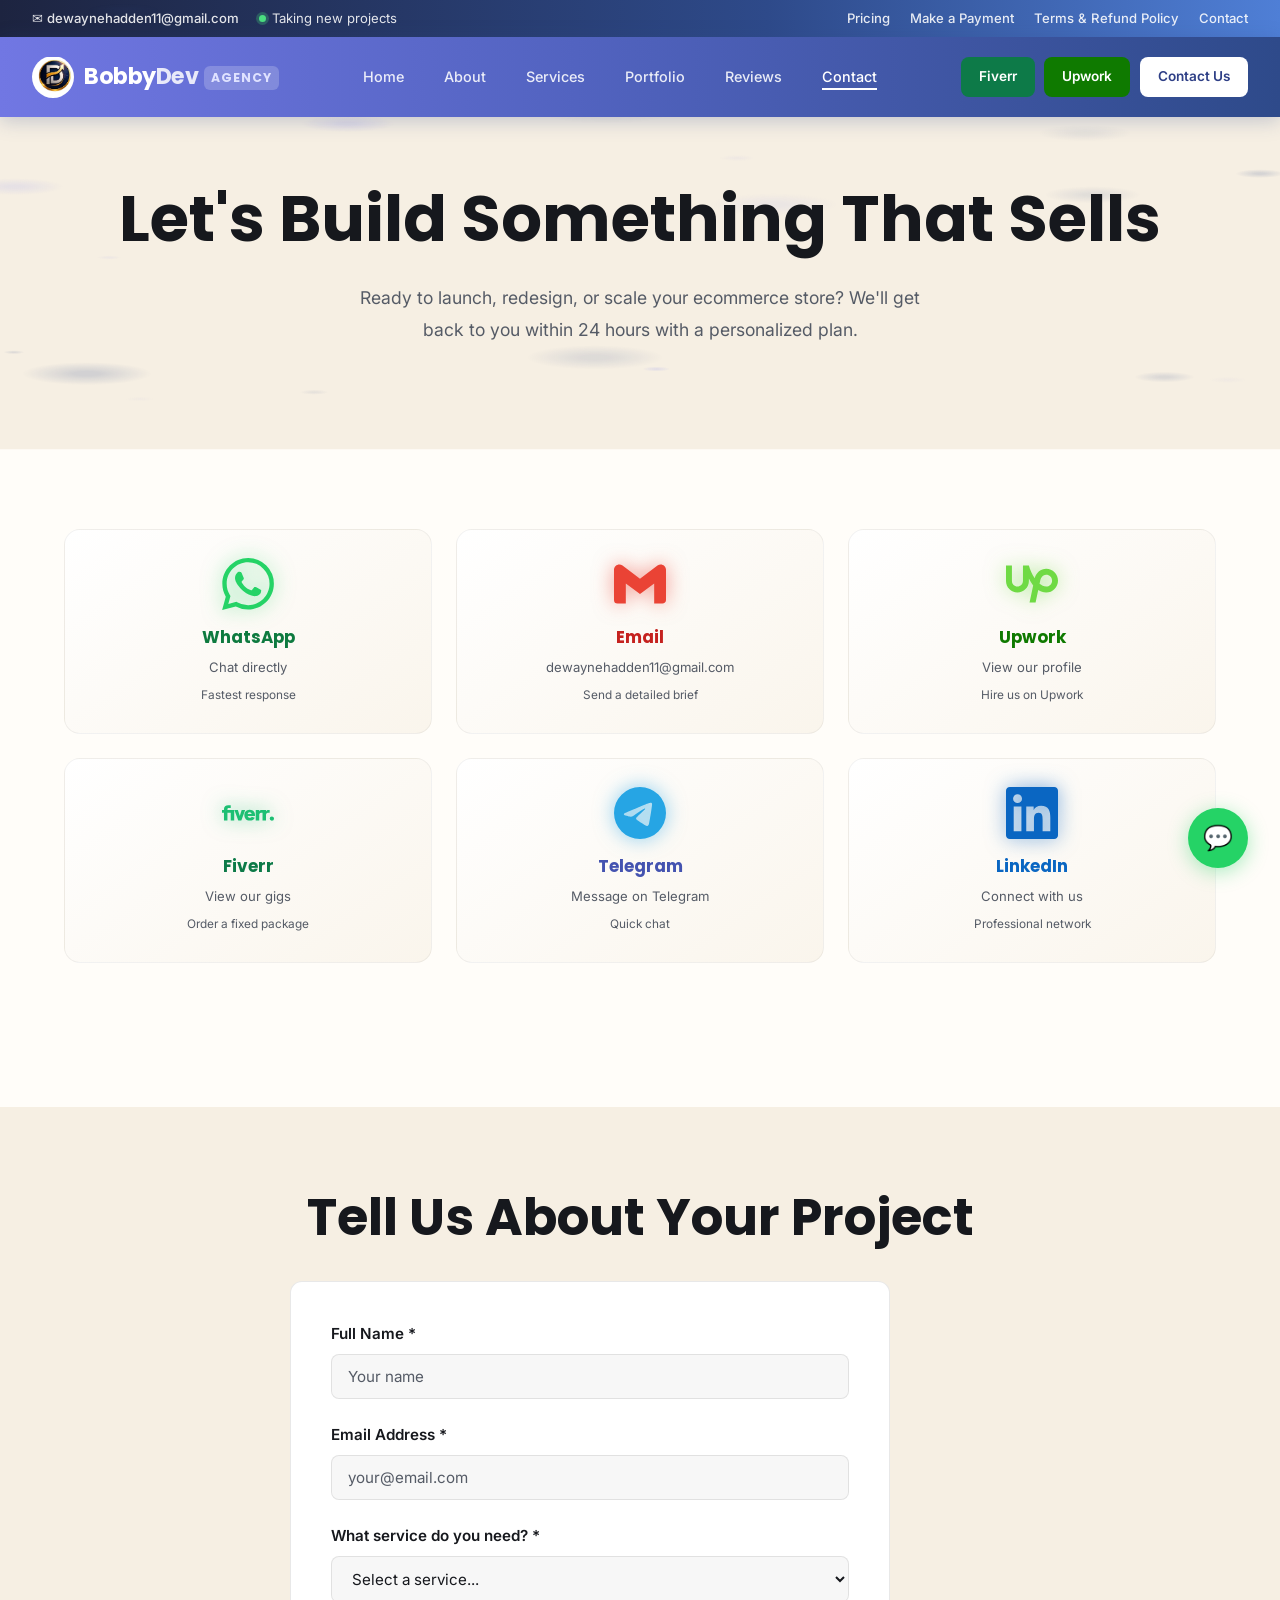
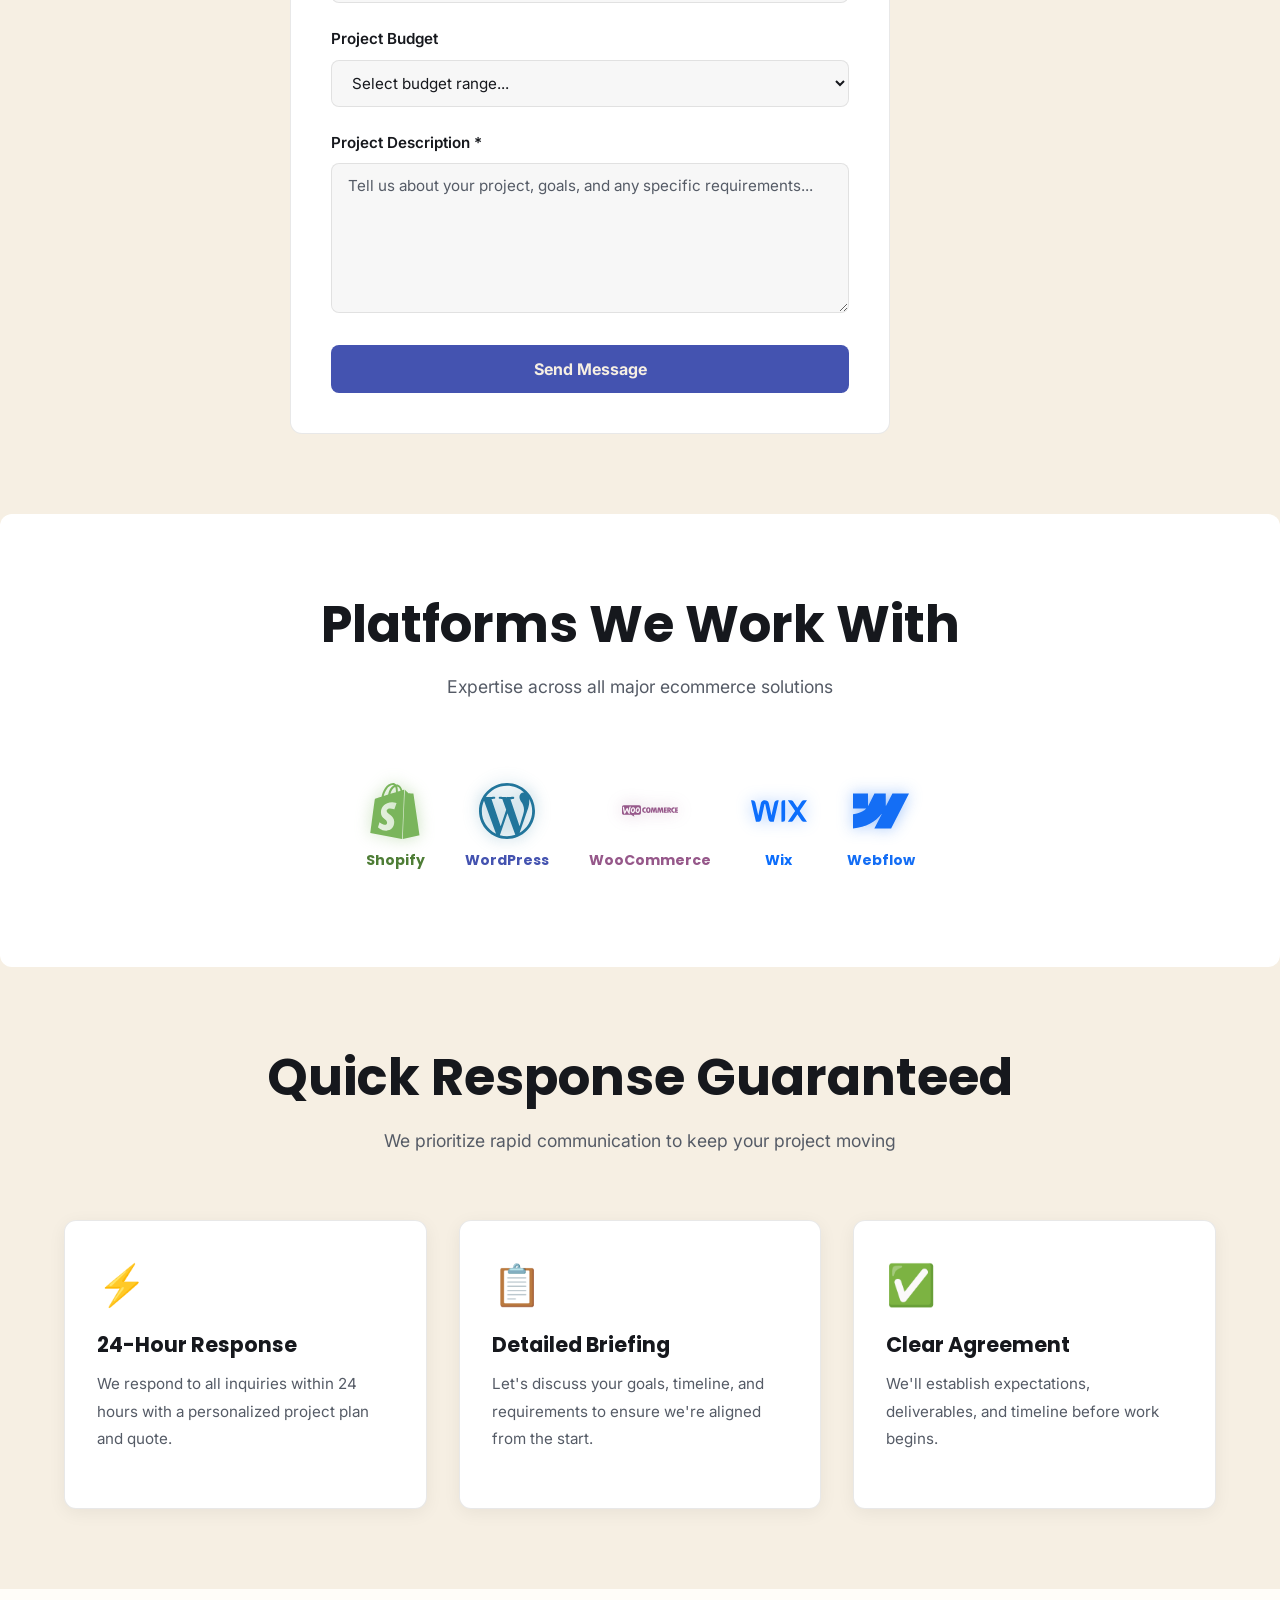
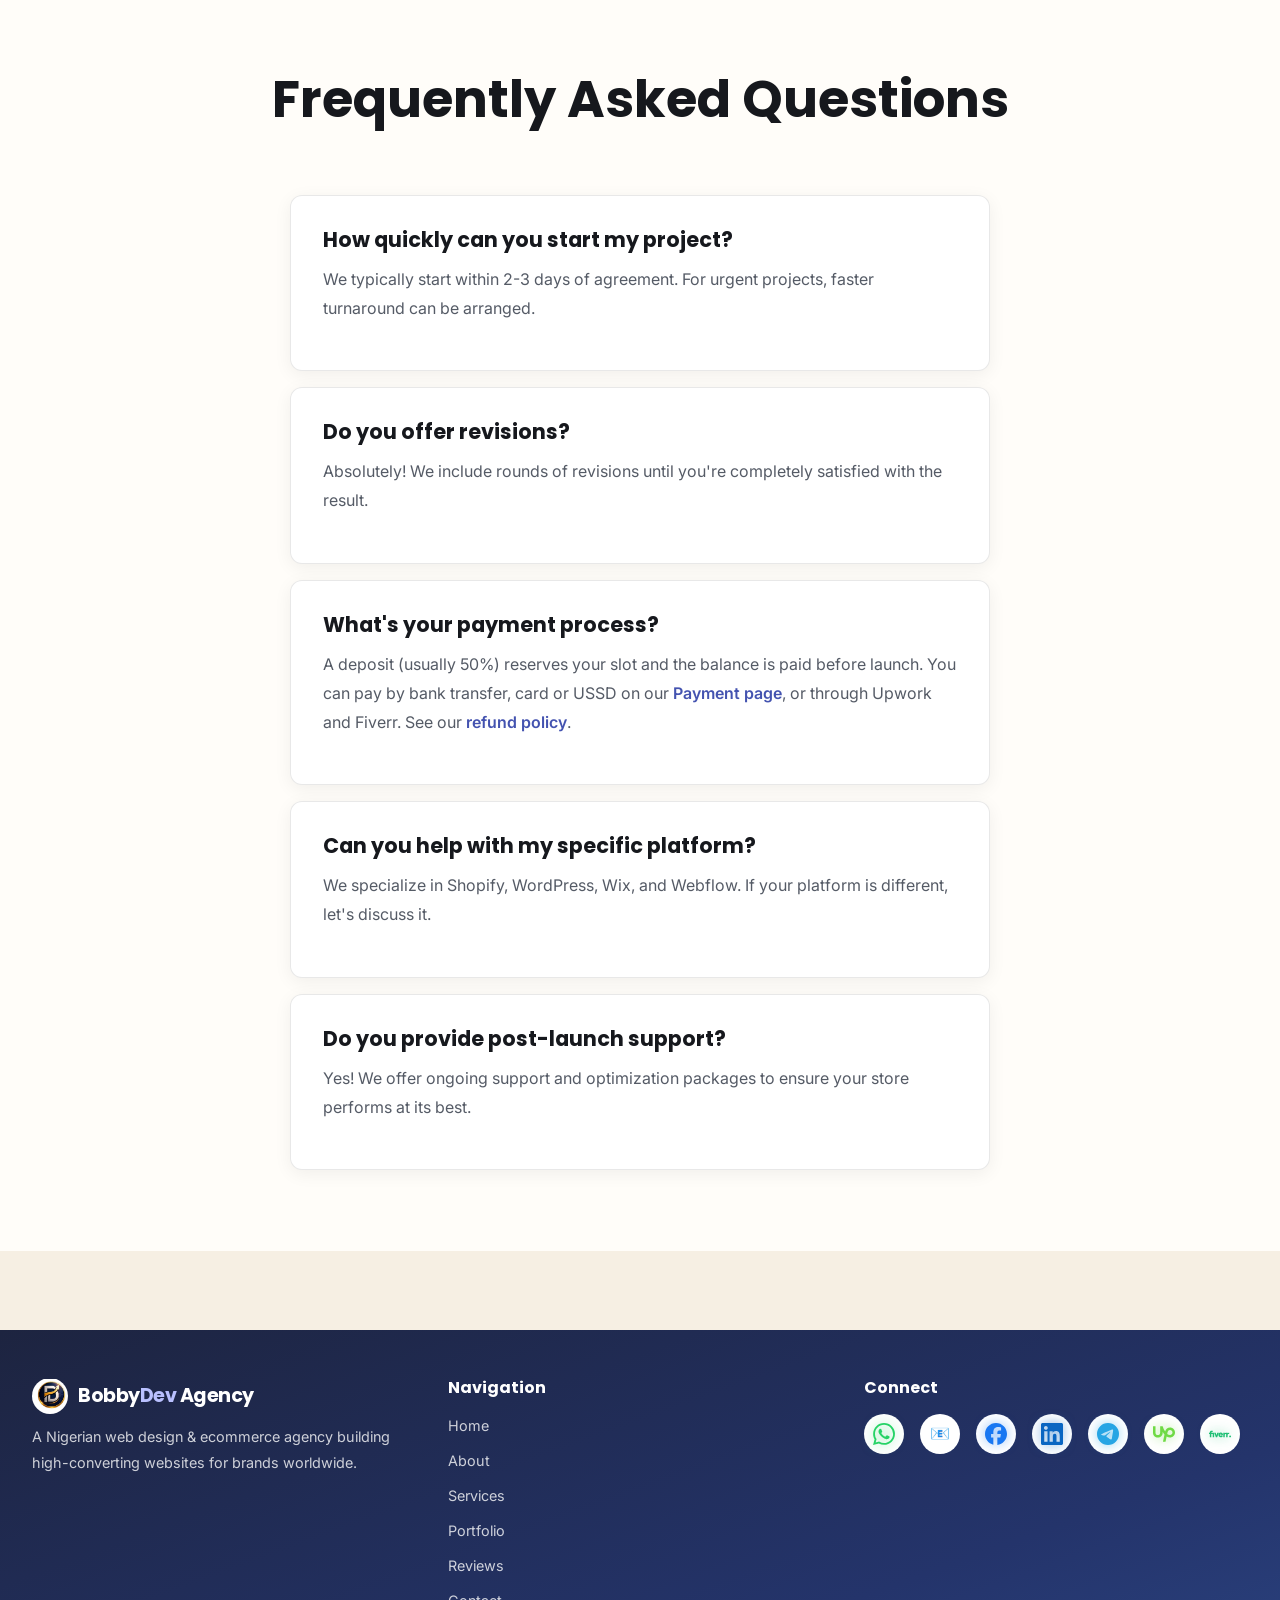
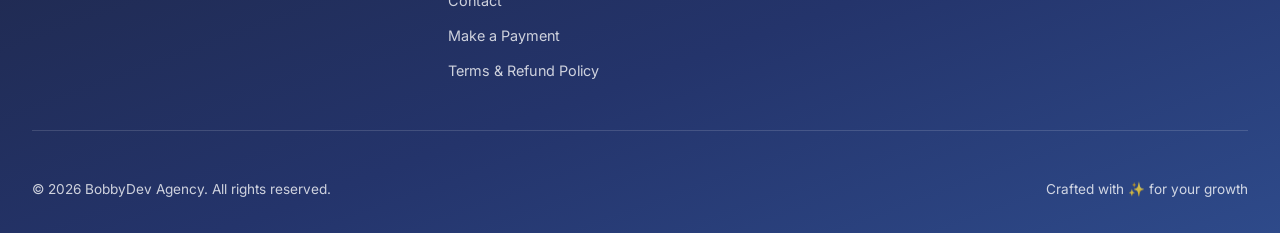
<file: contact.html>
<!DOCTYPE html>

<html lang="en">
<head>
<meta charset="utf-8"/>
<meta content="width=device-width, initial-scale=1.0" name="viewport"/><meta content="Contact BobbyDev Agency - Start Your Ecommerce Project - agency website for Shopify, ecommerce design, development, and conversion optimization services." name="description"/>
<title>Contact Us - BobbyDev Agency</title>
<link href="https://fonts.googleapis.com/css2?family=Inter:wght@300;400;500;600;700&amp;family=Poppins:wght@600;700&amp;display=swap" rel="stylesheet"/>
<link href="styles.css" rel="stylesheet"/>
<link href="assets/favicon.png" rel="icon" type="image/png"/><link href="favicon.ico" rel="shortcut icon"/><link href="assets/apple-touch-icon.png" rel="apple-touch-icon"/></head>
<body>
<canvas id="bubble-canvas"></canvas>
<!-- TOP BAR -->
<div class="topbar">
<div class="topbar-inner">
<div class="topbar-left"><a href="mailto:dewaynehadden11@gmail.com">✉ dewaynehadden11@gmail.com</a><span class="topbar-status"><span class="topbar-dot"></span>Taking new projects</span></div>
<div class="topbar-right"><a href="services.html#pricing">Pricing</a><a href="payment.html">Make a Payment</a><a href="terms.html">Terms &amp; Refund Policy</a><a href="contact.html">Contact</a></div>
</div>
</div>
<!-- NAVIGATION -->
<nav>
<div class="nav-container">
<div class="logo">
<a href="index.html" style="display:flex;align-items:center;gap:10px;text-decoration:none;">
<img alt="BobbyDev Agency logo" class="logo-img" src="assets/logo.png"/>
<span class="logo-text">Bobby<span class="logo-accent">Dev</span><span class="logo-tag">Agency</span></span>
</a>
</div>
<ul class="nav-links">
<li><a href="index.html">Home</a></li>
<li><a href="about.html">About</a></li>
<li><a href="services.html">Services</a></li>
<li><a href="portfolio.html">Portfolio</a></li>
<li><a href="reviews.html">Reviews</a></li>
<li><a href="contact.html">Contact</a></li>
</ul>
<div class="nav-cta">
<a class="btn btn-fiverr" href="https://www.fiverr.com/emiloloruntinmy" target="_blank" rel="noopener">Fiverr</a>
<a class="btn btn-upwork" href="https://www.upwork.com/freelancers/~01d8f8c1ff8dccffea" target="_blank" rel="noopener">Upwork</a>
<a class="btn btn-primary" href="contact.html">Contact Us</a>
</div>
<div class="hamburger">
<span></span>
<span></span>
<span></span>
</div>
</div>
</nav>
<!-- MOBILE MENU -->
<div class="mobile-menu">
<button class="mobile-menu-close">✕</button>
<div class="mobile-menu-links">
<a href="index.html">Home</a>
<a href="about.html">About</a>
<a href="services.html">Services</a>
<a href="portfolio.html">Portfolio</a>
<a href="reviews.html">Reviews</a>
<a href="contact.html">Contact</a>
</div>
<div class="mobile-menu-cta">
<a class="btn btn-fiverr" href="https://www.fiverr.com/emiloloruntinmy" target="_blank" rel="noopener">Fiverr</a>
<a class="btn btn-upwork" href="https://www.upwork.com/freelancers/~01d8f8c1ff8dccffea" target="_blank" rel="noopener">Upwork</a>
<a class="btn btn-primary" href="contact.html">Contact Us</a>
</div>
</div>
<!-- HERO SECTION -->
<section class="section" style="text-align: center; padding-top: 4rem;">
<h1>Let's Build Something That Sells</h1>
<p style="font-size: 1.1rem; max-width: 600px; margin: 1.5rem auto; color: var(--text-secondary);">Ready to launch, redesign, or scale your ecommerce store? We'll get back to you within 24 hours with a personalized plan.</p>
</section>
<!-- CONTACT INFO CARDS -->
<section class="section">
<div class="container">
<div class="contact-cards">
<!-- WhatsApp -->
<a href="https://wa.me/message/BYC7YFBUX4QGG1" class="contact-card-link-wrap" target="_blank">
<div class="contact-card">
<div class="contact-card-icon">
<img src="[data-uri]" alt="WhatsApp" class="contact-logo-img" style="filter:drop-shadow(0 0 10px #25D36688);"/>
</div>
<div class="contact-card-title" style="color: #0e7a3f;">WhatsApp</div>
<div class="contact-card-sub">Chat directly</div>
<div class="contact-card-note">Fastest response</div>
</div>
</a>
<!-- Email -->
<a href="mailto:dewaynehadden11@gmail.com" class="contact-card-link-wrap">
<div class="contact-card">
<div class="contact-card-icon">
<svg viewBox="0 0 24 24" fill="#EA4335" class="contact-logo-img" style="filter:drop-shadow(0 0 10px #EA433588);"><path d="M24 5.457v13.909c0 .904-.732 1.636-1.636 1.636h-3.819V11.73L12 16.64l-6.545-4.91v9.273H1.636A1.636 1.636 0 0 1 0 19.366V5.457c0-2.023 2.309-3.178 3.927-1.964L5.455 4.64 12 9.548l6.545-4.91 1.528-1.145C21.69 2.28 24 3.434 24 5.457z"/></svg>
</div>
<div class="contact-card-title" style="color: #c5221f;">Email</div>
<div class="contact-card-sub">dewaynehadden11@gmail.com</div>
<div class="contact-card-note">Send a detailed brief</div>
</div>
</a>
<!-- Upwork -->
<a href="https://www.upwork.com/freelancers/~01d8f8c1ff8dccffea" class="contact-card-link-wrap" target="_blank">
<div class="contact-card">
<div class="contact-card-icon">
<img src="[data-uri]" alt="Upwork" class="contact-logo-img" style="filter:drop-shadow(0 0 10px #6FDA4488);"/>
</div>
<div class="contact-card-title" style="color: #0f7a00;">Upwork</div>
<div class="contact-card-sub">View our profile</div>
<div class="contact-card-note">Hire us on Upwork</div>
</div>
</a>
<!-- Fiverr -->
<a href="https://www.fiverr.com/emiloloruntinmy" class="contact-card-link-wrap" target="_blank">
<div class="contact-card">
<div class="contact-card-icon">
<img src="[data-uri]" alt="Fiverr" class="contact-logo-img" style="filter:drop-shadow(0 0 10px #1DBF7388);"/>
</div>
<div class="contact-card-title" style="color: #0d7a48;">Fiverr</div>
<div class="contact-card-sub">View our gigs</div>
<div class="contact-card-note">Order a fixed package</div>
</div>
</a>
<!-- Telegram -->
<a href="https://t.me/Holarbobby" class="contact-card-link-wrap" target="_blank">
<div class="contact-card">
<div class="contact-card-icon">
<img src="[data-uri]" alt="Telegram" class="contact-logo-img" style="filter:drop-shadow(0 0 10px #26A5E488);"/>
</div>
<div class="contact-card-title" style="color: #4453b0;">Telegram</div>
<div class="contact-card-sub">Message on Telegram</div>
<div class="contact-card-note">Quick chat</div>
</div>
</a>
<!-- LinkedIn -->
<a href="https://www.linkedin.com/in/emilolorun-timileyin-a00376419?utm_source=share_via&utm_content=profile&utm_medium=member_android" class="contact-card-link-wrap" target="_blank">
<div class="contact-card">
<div class="contact-card-icon">
<img src="[data-uri]" alt="LinkedIn" class="contact-logo-img" style="filter:drop-shadow(0 0 10px #0A66C288);"/>
</div>
<div class="contact-card-title" style="color: #0A66C2;">LinkedIn</div>
<div class="contact-card-sub">Connect with us</div>
<div class="contact-card-note">Professional network</div>
</div>
</a>
</div>
</div>
</section>
<!-- CONTACT FORM SECTION -->
<section class="section">
<div class="container">
<div style="max-width: 700px; margin: 0 auto;">
<h2 style="text-align: center; margin-bottom: 2rem;">Tell Us About Your Project</h2>
<form class="contact-form" id="contact-form">
<!-- Full Name -->
<div class="form-group">
<label for="name">Full Name *</label>
<input id="name" name="name" placeholder="Your name" required="" type="text"/>
</div>
<!-- Email -->
<div class="form-group">
<label for="email">Email Address *</label>
<input id="email" name="email" placeholder="your@email.com" required="" type="email"/>
</div>
<!-- Service -->
<div class="form-group">
<label for="service">What service do you need? *</label>
<select id="service" name="service" required="">
<option value="">Select a service...</option>
<option value="shopify">Shopify Store Design</option>
<option value="wordpress">WordPress / WooCommerce</option>
<option value="wix">Wix Store Design</option>
<option value="webflow">Webflow Development</option>
<option value="product-research">Product Research</option>
<option value="migration">Website Migration</option>
<option value="seo">SEO Optimization</option>
<option value="gmb">Google My Business Setup</option>
<option value="ai-automation">AI Automation</option>
<option value="sales-funnel">Sales Funnel Design</option>
<option value="other">Other</option>
</select>
</div>
<!-- Budget -->
<div class="form-group">
<label for="budget">Project Budget</label>
<select id="budget" name="budget">
<option value="">Select budget range...</option>
<option value="under-100">Under $100</option>
<option value="100-300">$100–$300</option>
<option value="300-500">$300–$500</option>
<option value="500-1000">$500–$1,000</option>
<option value="1000-plus">$1,000+</option>
</select>
</div>
<!-- Project Description -->
<div class="form-group">
<label for="description">Project Description *</label>
<textarea id="description" name="description" placeholder="Tell us about your project, goals, and any specific requirements..." required=""></textarea>
</div>
<!-- Submit Button -->
<button class="form-submit" type="submit">Send Message</button>
<!-- Success Message -->
<div class="form-success">
            ✓ Message Received! We'll be in touch within 24 hours.
          </div>
</form>
</div>
</div>
</section>
<!-- PLATFORMS SECTION -->
<section class="section" style="background-color: var(--secondary-dark); border-radius: 12px;">
<div class="section-header">
<h2>Platforms We Work With</h2>
<p>Expertise across all major ecommerce solutions</p>
</div>
<div class="container">
<div class="platform-row">
<div class="platform-item">
<img src="[data-uri]" alt="Shopify" class="platform-logo" style="filter:drop-shadow(0 0 8px #7AB55C66);"/>
<span style="color: #4e7d36;">Shopify</span>
</div>
<div class="platform-item">
<img src="[data-uri]" alt="WordPress" class="platform-logo" style="filter:drop-shadow(0 0 8px #21759B66);"/>
<span style="color: #4453b0;">WordPress</span>
</div>
<div class="platform-item">
<img src="[data-uri]" alt="WooCommerce" class="platform-logo" style="filter:drop-shadow(0 0 8px #96588A66);"/>
<span style="color: #96588A;">WooCommerce</span>
</div>
<div class="platform-item">
<img src="[data-uri]" alt="Wix" class="platform-logo" style="filter:drop-shadow(0 0 8px #0C6EFC66);"/>
<span style="color: #0C6EFC;">Wix</span>
</div>
<div class="platform-item">
<img src="[data-uri]" alt="Webflow" class="platform-logo" style="filter:drop-shadow(0 0 8px #146EF566);"/>
<span style="color: #146EF5;">Webflow</span>
</div>
</div>
</div>
</section>
<!-- FAST RESPONSE SECTION -->
<section class="section">
<div class="section-header">
<h2>Quick Response Guaranteed</h2>
<p>We prioritize rapid communication to keep your project moving</p>
</div>
<div class="container">
<div style="display: grid; grid-template-columns: repeat(auto-fit, minmax(250px, 1fr)); gap: 2rem;">
<div class="card">
<div class="card-icon">⚡</div>
<div class="card-content">
<h3 class="card-title">24-Hour Response</h3>
<p class="card-description">We respond to all inquiries within 24 hours with a personalized project plan and quote.</p>
</div>
</div>
<div class="card">
<div class="card-icon">📋</div>
<div class="card-content">
<h3 class="card-title">Detailed Briefing</h3>
<p class="card-description">Let's discuss your goals, timeline, and requirements to ensure we're aligned from the start.</p>
</div>
</div>
<div class="card">
<div class="card-icon">✅</div>
<div class="card-content">
<h3 class="card-title">Clear Agreement</h3>
<p class="card-description">We'll establish expectations, deliverables, and timeline before work begins.</p>
</div>
</div>
</div>
</div>
</section>
<!-- FAQ SECTION -->
<section class="section">
<div class="section-header">
<h2>Frequently Asked Questions</h2>
</div>
<div class="container">
<div style="max-width: 700px; margin: 0 auto;">
<div class="card" style="margin-bottom: 1rem;">
<div class="card-content">
<h3 class="card-title" style="margin-bottom: 0.75rem;">How quickly can you start my project?</h3>
<p>We typically start within 2-3 days of agreement. For urgent projects, faster turnaround can be arranged.</p>
</div>
</div>
<div class="card" style="margin-bottom: 1rem;">
<div class="card-content">
<h3 class="card-title" style="margin-bottom: 0.75rem;">Do you offer revisions?</h3>
<p>Absolutely! We include rounds of revisions until you're completely satisfied with the result.</p>
</div>
</div>
<div class="card" style="margin-bottom: 1rem;">
<div class="card-content">
<h3 class="card-title" style="margin-bottom: 0.75rem;">What's your payment process?</h3>
<p>A deposit (usually 50%) reserves your slot and the balance is paid before launch. You can pay by bank transfer, card or USSD on our <a href="payment.html" style="color: var(--accent); font-weight: 600;">Payment page</a>, or through Upwork and Fiverr. See our <a href="terms.html#refunds" style="color: var(--accent); font-weight: 600;">refund policy</a>.</p>
</div>
</div>
<div class="card" style="margin-bottom: 1rem;">
<div class="card-content">
<h3 class="card-title" style="margin-bottom: 0.75rem;">Can you help with my specific platform?</h3>
<p>We specialize in Shopify, WordPress, Wix, and Webflow. If your platform is different, let's discuss it.</p>
</div>
</div>
<div class="card">
<div class="card-content">
<h3 class="card-title" style="margin-bottom: 0.75rem;">Do you provide post-launch support?</h3>
<p>Yes! We offer ongoing support and optimization packages to ensure your store performs at its best.</p>
</div>
</div>
</div>
</div>
</section>
<!-- FOOTER -->
<footer>
<div class="footer-content">
<div class="footer-top">
<div class="footer-col">
<div class="footer-logo-wrap">
<img alt="BobbyDev Agency logo" class="footer-logo-img" src="assets/logo.png"/>
<span class="footer-logo-text">Bobby<span class="footer-logo-accent">Dev</span> Agency</span>
</div>
<p style="color: var(--text-secondary); font-size: 0.9rem; margin-top: 10px;">A Nigerian web design &amp; ecommerce agency building high-converting websites for brands worldwide.</p>
</div>
<div class="footer-col">
<h4>Navigation</h4>
<div class="footer-links">
<a href="index.html">Home</a>
<a href="about.html">About</a>
<a href="services.html">Services</a>
<a href="portfolio.html">Portfolio</a>
<a href="reviews.html">Reviews</a>
<a href="contact.html">Contact</a>
<a href="payment.html">Make a Payment</a>
<a href="terms.html">Terms &amp; Refund Policy</a>
</div>
</div>
<div class="footer-col">
<h4>Connect</h4>
<div class="social-icons">
<a class="social-icon" href="https://wa.me/message/BYC7YFBUX4QGG1" target="_blank">
<img src="[data-uri]" class="social-icon-img" alt="WhatsApp" style="filter:drop-shadow(0 0 6px #25D36688);"/>
<span class="tooltip">WhatsApp</span>
</a>
<a class="social-icon" href="mailto:dewaynehadden11@gmail.com">
<span>📧</span>
<span class="tooltip">Email</span>
</a>
<a class="social-icon" href="https://www.facebook.com/share/18wLHDgpsC/" target="_blank">
<img src="[data-uri]" class="social-icon-img" alt="Facebook" style="filter:drop-shadow(0 0 6px #1877F288);"/>
<span class="tooltip">Facebook</span>
</a>
<a class="social-icon" href="https://www.linkedin.com/in/emilolorun-timileyin-a00376419" target="_blank">
<img src="[data-uri]" class="social-icon-img" alt="LinkedIn" style="filter:drop-shadow(0 0 6px #0A66C288);"/>
<span class="tooltip">LinkedIn</span>
</a>
<a class="social-icon" href="https://t.me/Holarbobby" target="_blank">
<img src="[data-uri]" class="social-icon-img" alt="Telegram" style="filter:drop-shadow(0 0 6px #26A5E488);"/>
<span class="tooltip">Telegram</span>
</a>
<a class="social-icon" href="https://www.upwork.com/freelancers/~01d8f8c1ff8dccffea" target="_blank">
<img src="[data-uri]" class="social-icon-img" alt="Upwork" style="filter:drop-shadow(0 0 6px #6FDA4488);"/>
<span class="tooltip">Upwork</span>
</a>
<a class="social-icon" href="https://www.fiverr.com/emiloloruntinmy" target="_blank">
<img src="[data-uri]" class="social-icon-img" alt="Fiverr" style="filter:drop-shadow(0 0 6px #1DBF7388);"/>
<span class="tooltip">Fiverr</span>
</a>
</div>
</div>
</div>
<div class="footer-bottom">
<div>© 2026 BobbyDev Agency. All rights reserved.</div>
<div>Crafted with ✨ for your growth</div>
</div>
</div>
</footer>
<!-- FLOATING WHATSAPP BUTTON -->
<a class="whatsapp-float" href="https://wa.me/message/BYC7YFBUX4QGG1" target="_blank" title="Chat on WhatsApp"></a>
<script src="animations.js"></script>
</body>
</html>
</file>
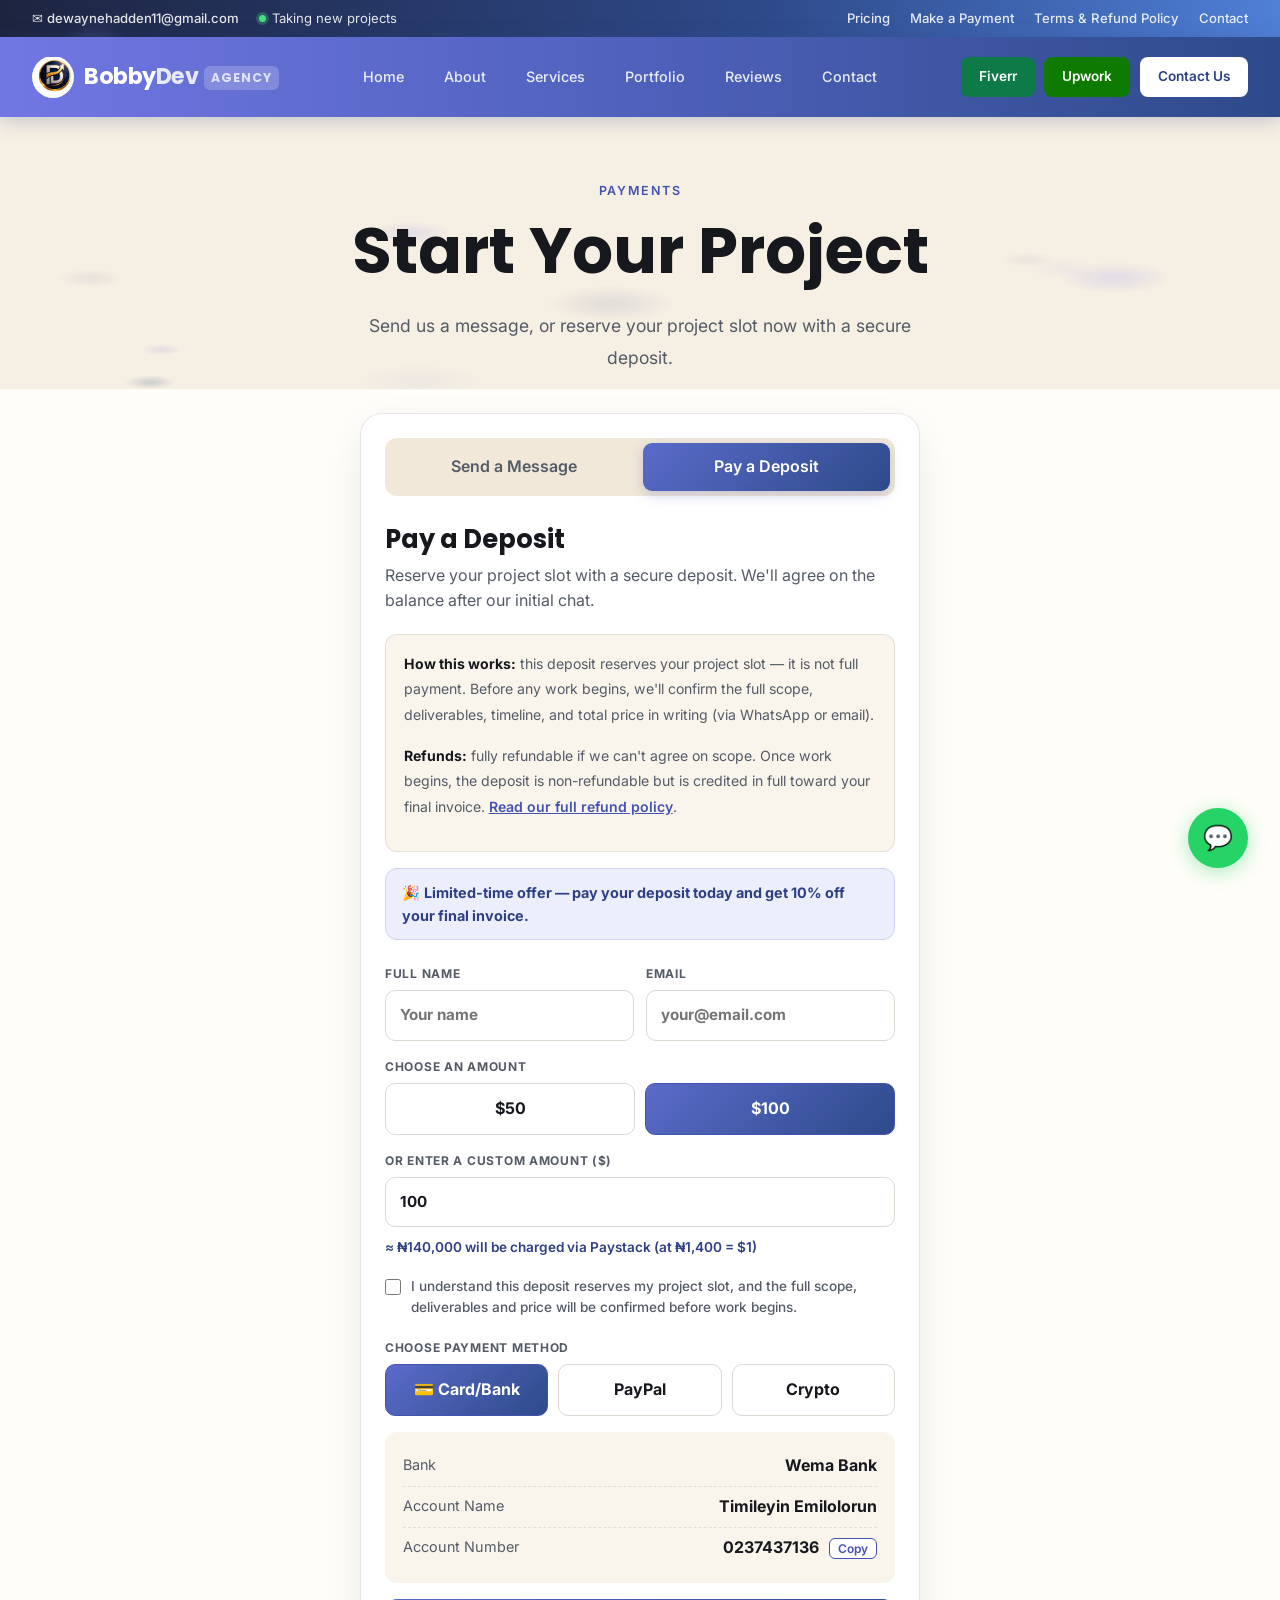
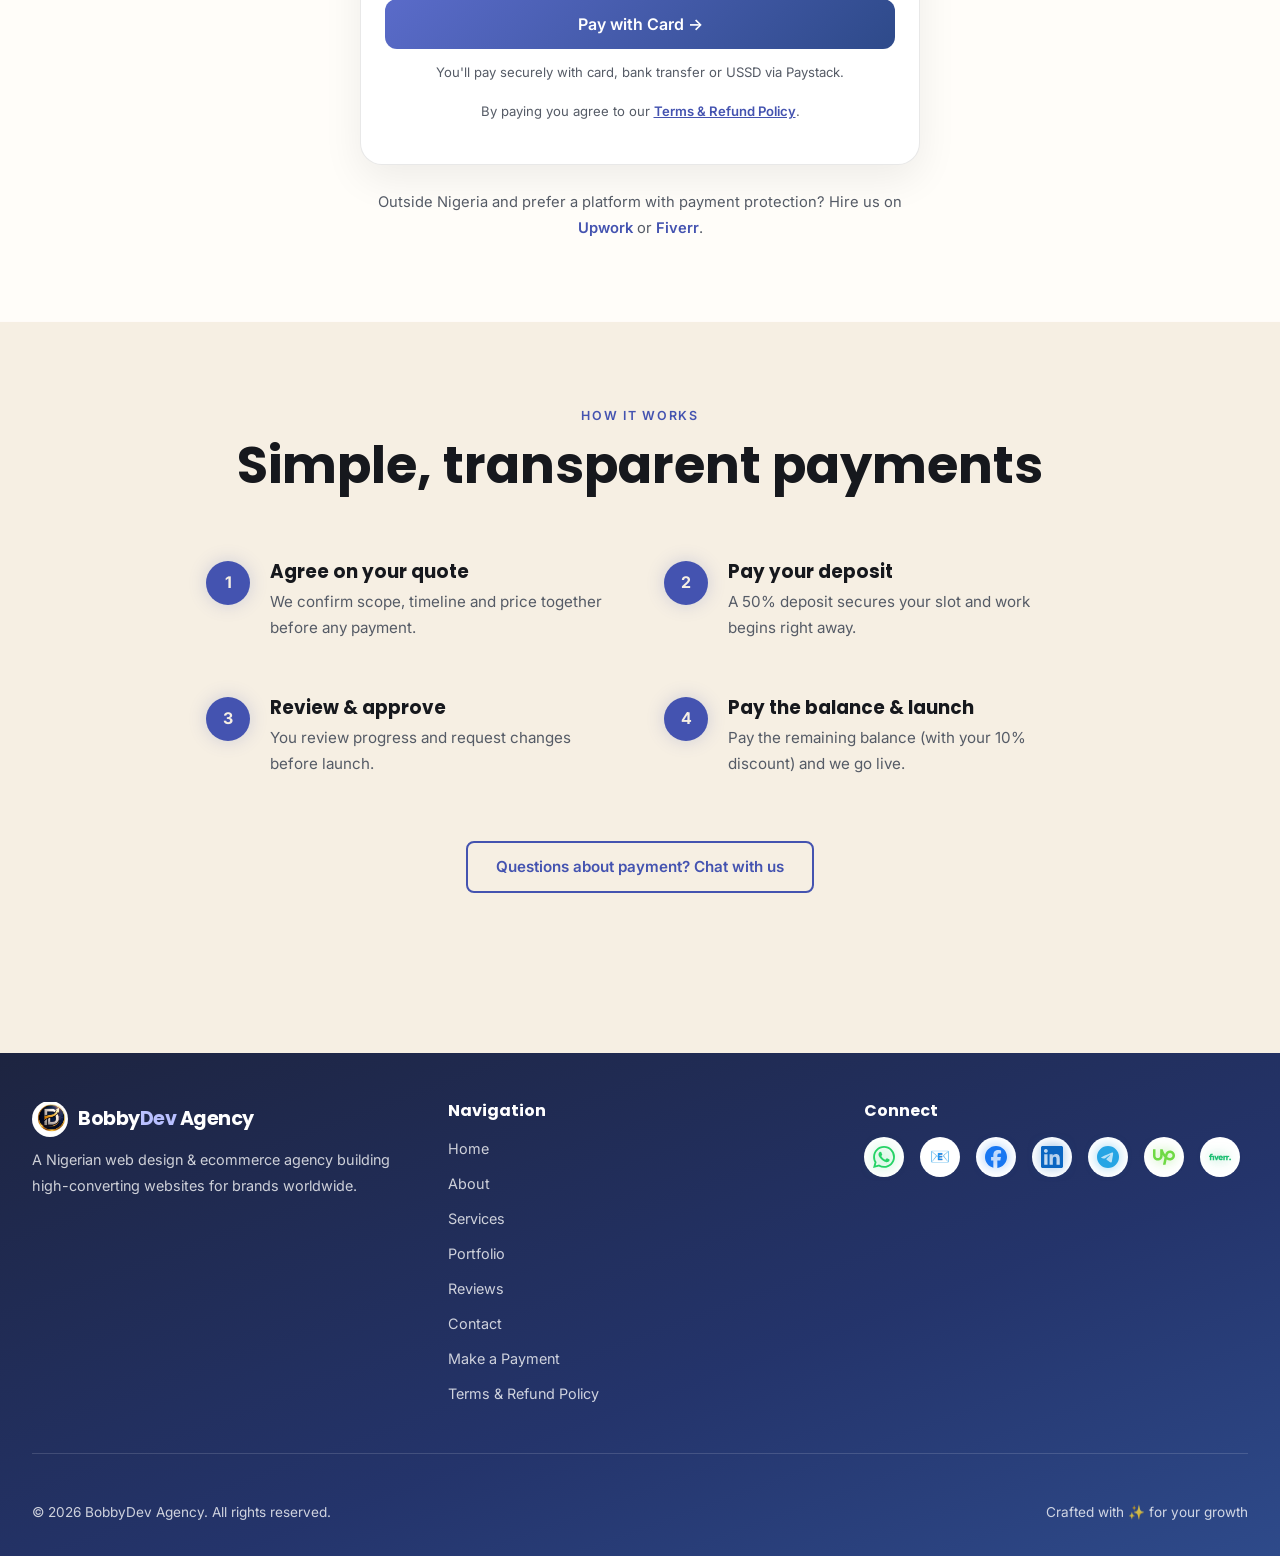
<file: payment.html>
<!DOCTYPE html>

<html lang="en">
<head>
<meta charset="utf-8"/>
<meta content="width=device-width, initial-scale=1.0" name="viewport"/><meta content="Pay your project deposit or invoice to BobbyDev Agency securely by bank transfer, card or Upwork/Fiverr." name="description"/>
<title>Make a Payment - BobbyDev Agency</title>
<link href="https://fonts.googleapis.com/css2?family=Inter:wght@300;400;500;600;700&amp;family=Poppins:wght@600;700&amp;display=swap" rel="stylesheet"/>
<link href="styles.css" rel="stylesheet"/>
<link href="assets/favicon.png" rel="icon" type="image/png"/><link href="favicon.ico" rel="shortcut icon"/><link href="assets/apple-touch-icon.png" rel="apple-touch-icon"/></head>
<body>
<canvas id="bubble-canvas"></canvas>
<!-- TOP BAR -->
<div class="topbar">
<div class="topbar-inner">
<div class="topbar-left"><a href="mailto:dewaynehadden11@gmail.com">✉ dewaynehadden11@gmail.com</a><span class="topbar-status"><span class="topbar-dot"></span>Taking new projects</span></div>
<div class="topbar-right"><a href="services.html#pricing">Pricing</a><a href="payment.html">Make a Payment</a><a href="terms.html">Terms &amp; Refund Policy</a><a href="contact.html">Contact</a></div>
</div>
</div>
<!-- NAVIGATION -->
<nav>
<div class="nav-container">
<div class="logo">
<a href="index.html" style="display:flex;align-items:center;gap:10px;text-decoration:none;">
<img alt="BobbyDev Agency logo" class="logo-img" src="assets/logo.png"/>
<span class="logo-text">Bobby<span class="logo-accent">Dev</span><span class="logo-tag">Agency</span></span>
</a>
</div>
<ul class="nav-links">
<li><a href="index.html">Home</a></li>
<li><a href="about.html">About</a></li>
<li><a href="services.html">Services</a></li>
<li><a href="portfolio.html">Portfolio</a></li>
<li><a href="reviews.html">Reviews</a></li>
<li><a href="contact.html">Contact</a></li>
</ul>
<div class="nav-cta">
<a class="btn btn-fiverr" href="https://www.fiverr.com/emiloloruntinmy" target="_blank" rel="noopener">Fiverr</a>
<a class="btn btn-upwork" href="https://www.upwork.com/freelancers/~01d8f8c1ff8dccffea" target="_blank" rel="noopener">Upwork</a>
<a class="btn btn-primary" href="contact.html">Contact Us</a>
</div>
<div class="hamburger">
<span></span>
<span></span>
<span></span>
</div>
</div>
</nav>
<!-- MOBILE MENU -->
<div class="mobile-menu">
<button class="mobile-menu-close">✕</button>
<div class="mobile-menu-links">
<a href="index.html">Home</a>
<a href="about.html">About</a>
<a href="services.html">Services</a>
<a href="portfolio.html">Portfolio</a>
<a href="reviews.html">Reviews</a>
<a href="contact.html">Contact</a>
</div>
<div class="mobile-menu-cta">
<a class="btn btn-fiverr" href="https://www.fiverr.com/emiloloruntinmy" target="_blank" rel="noopener">Fiverr</a>
<a class="btn btn-upwork" href="https://www.upwork.com/freelancers/~01d8f8c1ff8dccffea" target="_blank" rel="noopener">Upwork</a>
<a class="btn btn-primary" href="contact.html">Contact Us</a>
</div>
</div>
<!-- PAYMENT HERO -->
<section class="section pay-hero">
<span class="eyebrow">Payments</span>
<h1>Start Your Project</h1>
<p>Send us a message, or reserve your project slot now with a secure deposit.</p>
</section>

<!-- PAY / MESSAGE CARD -->
<section class="section pay-section">
<div class="pay-box">
<div class="pay-tabs" role="tablist">
<button type="button" class="pay-tab" data-tab="message" role="tab">Send a Message</button>
<button type="button" class="pay-tab active" data-tab="deposit" role="tab">Pay a Deposit</button>
</div>

<!-- SEND A MESSAGE -->
<form class="pay-panel" id="panel-message" hidden>
<h2>Send a Message</h2>
<p class="pay-lead">Tell us about your project and we'll reply within a few hours.</p>
<div class="pay-row">
<label>Full Name<input name="name" required placeholder="Your name"/></label>
<label>Email<input name="email" type="email" required placeholder="your@email.com"/></label>
</div>
<label>Message<textarea name="message" rows="5" required placeholder="What do you need help with?"></textarea></label>
<button class="btn btn-primary pay-submit" type="submit">Send Message →</button>
<p class="pay-foot">This opens your email app with your message ready to send.</p>
</form>

<!-- PAY A DEPOSIT -->
<form class="pay-panel" id="panel-deposit">
<h2>Pay a Deposit</h2>
<p class="pay-lead">Reserve your project slot with a secure deposit. We'll agree on the balance after our initial chat.</p>
<div class="pay-info">
<p><strong>How this works:</strong> this deposit reserves your project slot — it is not full payment. Before any work begins, we'll confirm the full scope, deliverables, timeline, and total price in writing (via WhatsApp or email).</p>
<p><strong>Refunds:</strong> fully refundable if we can't agree on scope. Once work begins, the deposit is non-refundable but is credited in full toward your final invoice. <a href="terms.html#refunds">Read our full refund policy</a>.</p>
</div>
<div class="pay-offer">🎉 <strong>Limited-time offer — pay your deposit today and get 10% off your final invoice.</strong></div>
<div class="pay-row">
<label>Full Name<input name="name" required placeholder="Your name"/></label>
<label>Email<input name="email" type="email" required placeholder="your@email.com"/></label>
</div>
<span class="pay-label">Choose an Amount</span>
<div class="pay-choices" id="amountChoices">
<button type="button" class="pay-choice" data-amount="50">$50</button>
<button type="button" class="pay-choice active" data-amount="100">$100</button>
</div>
<label>Or enter a custom amount ($)<input name="amount" id="amountInput" type="number" min="10" step="1" value="100" required/></label>
<p class="pay-ngn" id="ngnNote" hidden></p>
<label class="pay-check"><input type="checkbox" id="agree" required/> <span>I understand this deposit reserves my project slot, and the full scope, deliverables and price will be confirmed before work begins.</span></label>
<span class="pay-label">Choose Payment Method</span>
<div class="pay-choices pay-methods" id="methodChoices">
<button type="button" class="pay-choice active" data-method="card">💳 Card/Bank</button>
<button type="button" class="pay-choice" data-method="paypal">PayPal</button>
<button type="button" class="pay-choice" data-method="crypto">Crypto</button>
</div>
<dl class="bank-details" id="bankDetails" hidden>
<div><dt>Bank</dt><dd>Wema Bank</dd></div>
<div><dt>Account Name</dt><dd id="bankName"></dd></div>
<div><dt>Account Number</dt><dd><span id="bankNumber"></span> <button type="button" class="copy-btn" id="copyBtn">Copy</button></dd></div>
</dl>
<dl class="bank-details" id="cryptoDetails" hidden>
<div><dt>Network</dt><dd id="cryptoNetwork"></dd></div>
<div><dt>Wallet</dt><dd><span id="cryptoWallet" class="wallet"></span> <button type="button" class="copy-btn" id="copyWallet">Copy</button></dd></div>
</dl>
<button class="btn pay-submit" id="payBtn" type="submit">Pay with Card →</button>
<p class="pay-foot" id="payFoot"></p>
<p class="pay-foot">By paying you agree to our <a href="terms.html">Terms &amp; Refund Policy</a>.</p>
</form>
</div>
<p class="pay-intl">Outside Nigeria and prefer a platform with payment protection? Hire us on <a href="https://www.upwork.com/freelancers/~01d8f8c1ff8dccffea" target="_blank" rel="noopener">Upwork</a> or <a href="https://www.fiverr.com/emiloloruntinmy" target="_blank" rel="noopener">Fiverr</a>.</p>
</section>

<!-- HOW PAYMENT WORKS -->
<section class="section">
<div class="section-header">
<span class="eyebrow">How It Works</span>
<h2>Simple, transparent payments</h2>
</div>
<ol class="about-steps">
<li class="about-step"><span class="about-step-num">1</span><div><h3>Agree on your quote</h3><p>We confirm scope, timeline and price together before any payment.</p></div></li>
<li class="about-step"><span class="about-step-num">2</span><div><h3>Pay your deposit</h3><p>A 50% deposit secures your slot and work begins right away.</p></div></li>
<li class="about-step"><span class="about-step-num">3</span><div><h3>Review &amp; approve</h3><p>You review progress and request changes before launch.</p></div></li>
<li class="about-step"><span class="about-step-num">4</span><div><h3>Pay the balance &amp; launch</h3><p>Pay the remaining balance (with your 10% discount) and we go live.</p></div></li>
</ol>
<div class="about-steps-cta"><a class="btn btn-secondary" href="https://wa.me/message/BYC7YFBUX4QGG1" target="_blank" rel="noopener">Questions about payment? Chat with us</a></div>
</section>

<!-- FOOTER -->
<footer>
<div class="footer-content">
<div class="footer-top">
<div class="footer-col">
<div class="footer-logo-wrap">
<img alt="BobbyDev Agency logo" class="footer-logo-img" src="assets/logo.png"/>
<span class="footer-logo-text">Bobby<span class="footer-logo-accent">Dev</span> Agency</span>
</div>
<p style="color: var(--text-secondary); font-size: 0.9rem; margin-top: 10px;">A Nigerian web design &amp; ecommerce agency building high-converting websites for brands worldwide.</p>
</div>
<div class="footer-col">
<h4>Navigation</h4>
<div class="footer-links">
<a href="index.html">Home</a>
<a href="about.html">About</a>
<a href="services.html">Services</a>
<a href="portfolio.html">Portfolio</a>
<a href="reviews.html">Reviews</a>
<a href="contact.html">Contact</a>
<a href="payment.html">Make a Payment</a>
<a href="terms.html">Terms &amp; Refund Policy</a>
</div>
</div>
<div class="footer-col">
<h4>Connect</h4>
<div class="social-icons">
<a class="social-icon" href="https://wa.me/message/BYC7YFBUX4QGG1" target="_blank">
<img src="[data-uri]" class="social-icon-img" alt="WhatsApp" style="filter:drop-shadow(0 0 6px #25D36688);"/>
<span class="tooltip">WhatsApp</span>
</a>
<a class="social-icon" href="mailto:dewaynehadden11@gmail.com">
<span>📧</span>
<span class="tooltip">Email</span>
</a>
<a class="social-icon" href="https://www.facebook.com/share/18wLHDgpsC/" target="_blank">
<img src="[data-uri]" class="social-icon-img" alt="Facebook" style="filter:drop-shadow(0 0 6px #1877F288);"/>
<span class="tooltip">Facebook</span>
</a>
<a class="social-icon" href="https://www.linkedin.com/in/emilolorun-timileyin-a00376419" target="_blank">
<img src="[data-uri]" class="social-icon-img" alt="LinkedIn" style="filter:drop-shadow(0 0 6px #0A66C288);"/>
<span class="tooltip">LinkedIn</span>
</a>
<a class="social-icon" href="https://t.me/Holarbobby" target="_blank">
<img src="[data-uri]" class="social-icon-img" alt="Telegram" style="filter:drop-shadow(0 0 6px #26A5E488);"/>
<span class="tooltip">Telegram</span>
</a>
<a class="social-icon" href="https://www.upwork.com/freelancers/~01d8f8c1ff8dccffea" target="_blank">
<img src="[data-uri]" class="social-icon-img" alt="Upwork" style="filter:drop-shadow(0 0 6px #6FDA4488);"/>
<span class="tooltip">Upwork</span>
</a>
<a class="social-icon" href="https://www.fiverr.com/emiloloruntinmy" target="_blank">
<img src="[data-uri]" class="social-icon-img" alt="Fiverr" style="filter:drop-shadow(0 0 6px #1DBF7388);"/>
<span class="tooltip">Fiverr</span>
</a>
</div>
</div>
</div>
<div class="footer-bottom">
<div>© 2026 BobbyDev Agency. All rights reserved.</div>
<div>Crafted with ✨ for your growth</div>
</div>
</div>
</footer>
<!-- FLOATING WHATSAPP BUTTON -->
<a class="whatsapp-float" href="https://wa.me/message/BYC7YFBUX4QGG1" target="_blank" title="Chat on WhatsApp"></a>
<script src="animations.js"></script>
<script>
(function(){
  var whyCards = document.querySelectorAll('.why-anim');
  if('IntersectionObserver' in window){
    var obs = new IntersectionObserver(function(entries){
      entries.forEach(function(e){
        if(e.isIntersecting){ e.target.classList.add('why-visible'); obs.unobserve(e.target); }
      });
    }, {threshold: 0.15});
    whyCards.forEach(function(c){ obs.observe(c); });
  } else {
    whyCards.forEach(function(c){ c.classList.add('why-visible'); });
  }
})();
</script>
<script>
// ── PAYMENT SETTINGS ──
// Fill these in as each payment method is ready. Anything left empty falls back to
// WhatsApp, where the client's deposit details are sent to you as a pre-filled message.
var PAYMENT = {
  paystackPublicKey: 'pk_live_35b3575958dc763327f088adf16721ae8cf0e4db', // public key (safe to publish)
  paystackCurrency: 'NGN',// 'NGN', or 'USD' once Paystack approves USD for your account
  usdToNgn: 1400,         // ₦ per $1 (set Oct 2026: parallel ~₦1,390, CBN ~₦1,332)
  paystackLink: '',       // optional: a Paystack Payment Page link instead of the public key
  bankAccountName: 'Timileyin Emilolorun', // Wema Bank account name
  bankAccountNumber: '0237437136',          // 10-digit Wema Bank account number
  paypalMe: '',           // PayPal.me username, e.g. 'bobbydev' for paypal.me/bobbydev
  cryptoNetwork: '',      // e.g. 'USDT (TRC20)'
  cryptoWallet: '',       // wallet address for the network above
  whatsappNumber: '2348139499140' // (no +). Lets the deposit details arrive pre-typed
};
var WHATSAPP_LINK = 'https://wa.me/message/BYC7YFBUX4QGG1';

(function () {
  var method = 'card';
  var $ = function (id) { return document.getElementById(id); };
  var form = $('panel-deposit');

  // Tabs
  document.querySelectorAll('.pay-tab').forEach(function (t) {
    t.addEventListener('click', function () {
      document.querySelectorAll('.pay-tab').forEach(function (x) { x.classList.toggle('active', x === t); });
      $('panel-message').hidden = t.dataset.tab !== 'message';
      $('panel-deposit').hidden = t.dataset.tab !== 'deposit';
    });
  });
  if (location.hash === '#message') document.querySelector('.pay-tab[data-tab=message]').click();

  // Amount chips
  document.querySelectorAll('#amountChoices .pay-choice').forEach(function (b) {
    b.addEventListener('click', function () {
      document.querySelectorAll('#amountChoices .pay-choice').forEach(function (x) { x.classList.toggle('active', x === b); });
      $('amountInput').value = b.dataset.amount;
    });
  });
  $('amountInput').addEventListener('input', function () {
    document.querySelectorAll('#amountChoices .pay-choice').forEach(function (x) { x.classList.toggle('active', x.dataset.amount === $('amountInput').value); });
  });

  // Payment methods
  function cardReady() { return PAYMENT.paystackPublicKey || PAYMENT.paystackLink; }
  function render() {
    var btn = $('payBtn'), foot = $('payFoot');
    $('bankDetails').hidden = !(method === 'card' && PAYMENT.bankAccountNumber);
    $('cryptoDetails').hidden = !(method === 'crypto' && PAYMENT.cryptoWallet);
    btn.className = 'btn pay-submit pay-' + method;
    if (method === 'card') {
      btn.textContent = cardReady() ? 'Pay with Card →' : (PAYMENT.bankAccountNumber ? 'I\'ve Sent the Transfer →' : 'Request Bank Details →');
      foot.textContent = cardReady() ? 'You\'ll pay securely with card, bank transfer or USSD via Paystack.'
        : (PAYMENT.bankAccountNumber ? 'Transfer to the account above, then tap the button to send us your receipt on WhatsApp.' : 'We\'ll send our Wema Bank account details on WhatsApp right away.');
    } else if (method === 'paypal') {
      btn.textContent = 'Pay with PayPal →';
      foot.textContent = PAYMENT.paypalMe ? 'You\'ll be taken to PayPal to complete payment securely.' : 'We\'ll send you a PayPal payment request on WhatsApp.';
    } else {
      btn.textContent = PAYMENT.cryptoWallet ? 'I\'ve Sent the Crypto →' : 'Request Wallet Address →';
      foot.textContent = PAYMENT.cryptoWallet ? 'Send the amount to the wallet above, then send us the transaction ID on WhatsApp.' : 'We\'ll send our wallet address on WhatsApp.';
    }
  }
  document.querySelectorAll('#methodChoices .pay-choice').forEach(function (b) {
    b.addEventListener('click', function () {
      document.querySelectorAll('#methodChoices .pay-choice').forEach(function (x) { x.classList.toggle('active', x === b); });
      method = b.dataset.method; render();
    });
  });
  if (PAYMENT.bankAccountNumber) { $('bankName').textContent = PAYMENT.bankAccountName; $('bankNumber').textContent = PAYMENT.bankAccountNumber; }
  if (PAYMENT.cryptoWallet) { $('cryptoNetwork').textContent = PAYMENT.cryptoNetwork; $('cryptoWallet').textContent = PAYMENT.cryptoWallet; }
  function copier(btnId, value) {
    $(btnId).addEventListener('click', function () { var b = this; navigator.clipboard.writeText(value()).then(function () { b.textContent = 'Copied ✓'; }); });
  }
  copier('copyBtn', function () { return PAYMENT.bankAccountNumber; });
  copier('copyWallet', function () { return PAYMENT.cryptoWallet; });
  function ngnNote() {
    var n = $('ngnNote'), amt = +$('amountInput').value || 0;
    var show = method === 'card' && PAYMENT.paystackPublicKey && PAYMENT.paystackCurrency === 'NGN' && amt > 0;
    n.hidden = !show;
    if (show) n.textContent = '≈ ₦' + Math.round(amt * PAYMENT.usdToNgn).toLocaleString('en-NG') + ' will be charged via Paystack (at ₦' + PAYMENT.usdToNgn.toLocaleString('en-NG') + ' = $1)';
  }
  $('amountInput').addEventListener('input', ngnNote);
  document.querySelectorAll('#amountChoices .pay-choice, #methodChoices .pay-choice').forEach(function (b) { b.addEventListener('click', ngnNote); });
  render();
  ngnNote();

  function whatsapp(text) {
    if (PAYMENT.whatsappNumber) {
      window.open('https://wa.me/' + PAYMENT.whatsappNumber + '?text=' + encodeURIComponent(text), '_blank');
      return;
    }
    // The short WhatsApp link can't carry text, so copy the details for the client to paste.
    if (navigator.clipboard) navigator.clipboard.writeText(text).catch(function () {});
    $('payFoot').textContent = 'Your deposit details were copied. Paste them into the WhatsApp chat that just opened.';
    window.open(WHATSAPP_LINK, '_blank');
  }

  form.addEventListener('submit', function (e) {
    e.preventDefault();
    var name = form.name.value, email = form.email.value, amount = +form.amount.value;
    var summary = 'Hi BobbyDev Agency, I\'d like to pay a $' + amount + ' project deposit by ' + { card: 'card/bank transfer', paypal: 'PayPal', crypto: 'crypto' }[method] + '.\nName: ' + name + '\nEmail: ' + email;
    if (method === 'card' && PAYMENT.paystackPublicKey && window.PaystackPop) {
      var ngn = PAYMENT.paystackCurrency === 'NGN';
      new PaystackPop().newTransaction({
        key: PAYMENT.paystackPublicKey, email: email, currency: PAYMENT.paystackCurrency,
        amount: Math.round((ngn ? amount * PAYMENT.usdToNgn : amount) * 100),
        metadata: { custom_fields: [{ display_name: 'Name', variable_name: 'name', value: name }] },
        onSuccess: function (t) { whatsapp(summary + '\nPaystack reference: ' + t.reference + ' (paid)'); }
      });
    } else if (method === 'card' && PAYMENT.paystackLink) {
      window.open(PAYMENT.paystackLink, '_blank');
    } else if (method === 'paypal' && PAYMENT.paypalMe) {
      window.open('https://www.paypal.com/paypalme/' + PAYMENT.paypalMe + '/' + amount + 'USD', '_blank');
    } else {
      whatsapp(summary);
    }
  });

  $('panel-message').addEventListener('submit', function (e) {
    e.preventDefault();
    var f = e.target;
    location.href = 'mailto:dewaynehadden11@gmail.com?subject=' + encodeURIComponent('New project enquiry from ' + f.name.value) +
      '&body=' + encodeURIComponent(f.message.value + '\n\n' + f.name.value + ' (' + f.email.value + ')');
  });

  if (PAYMENT.paystackPublicKey) {
    var s = document.createElement('script'); s.src = 'https://js.paystack.co/v2/inline.js'; document.head.appendChild(s);
  }
})();
</script>
</body>
</html>
</file>
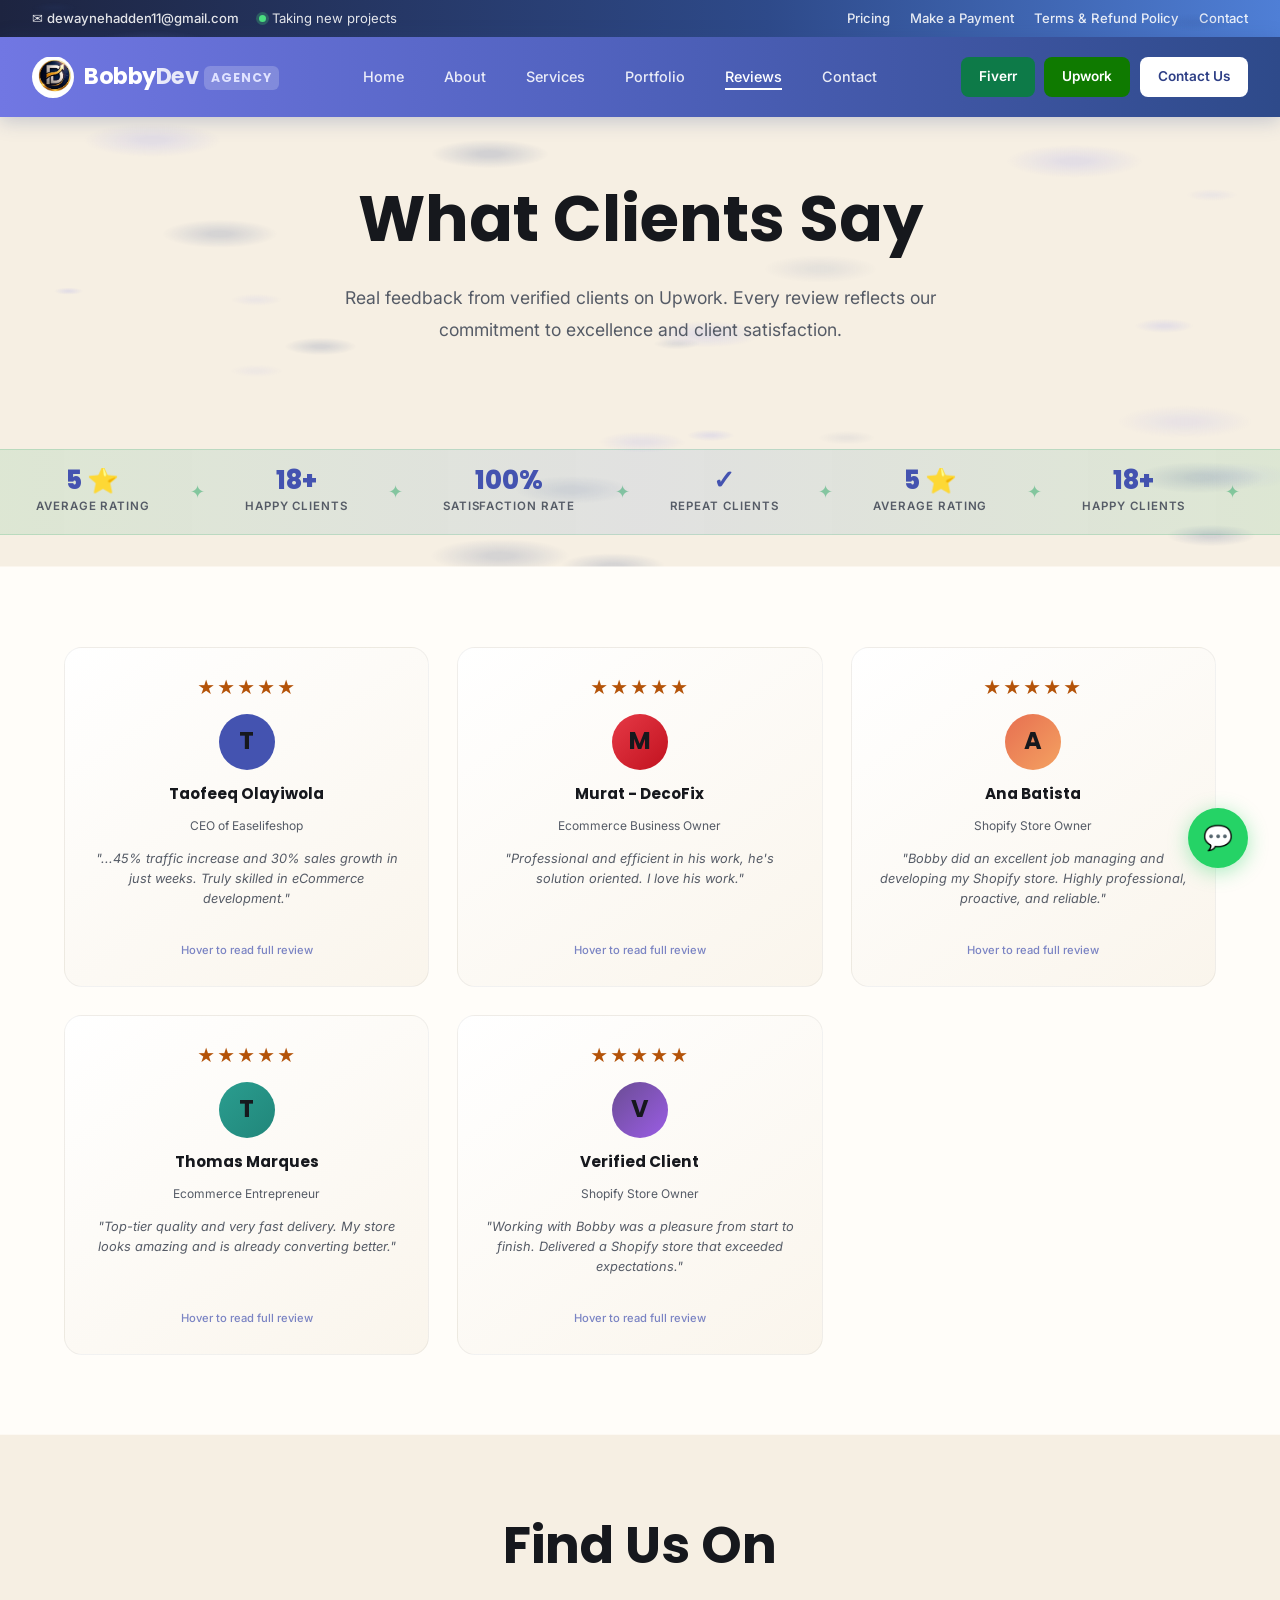
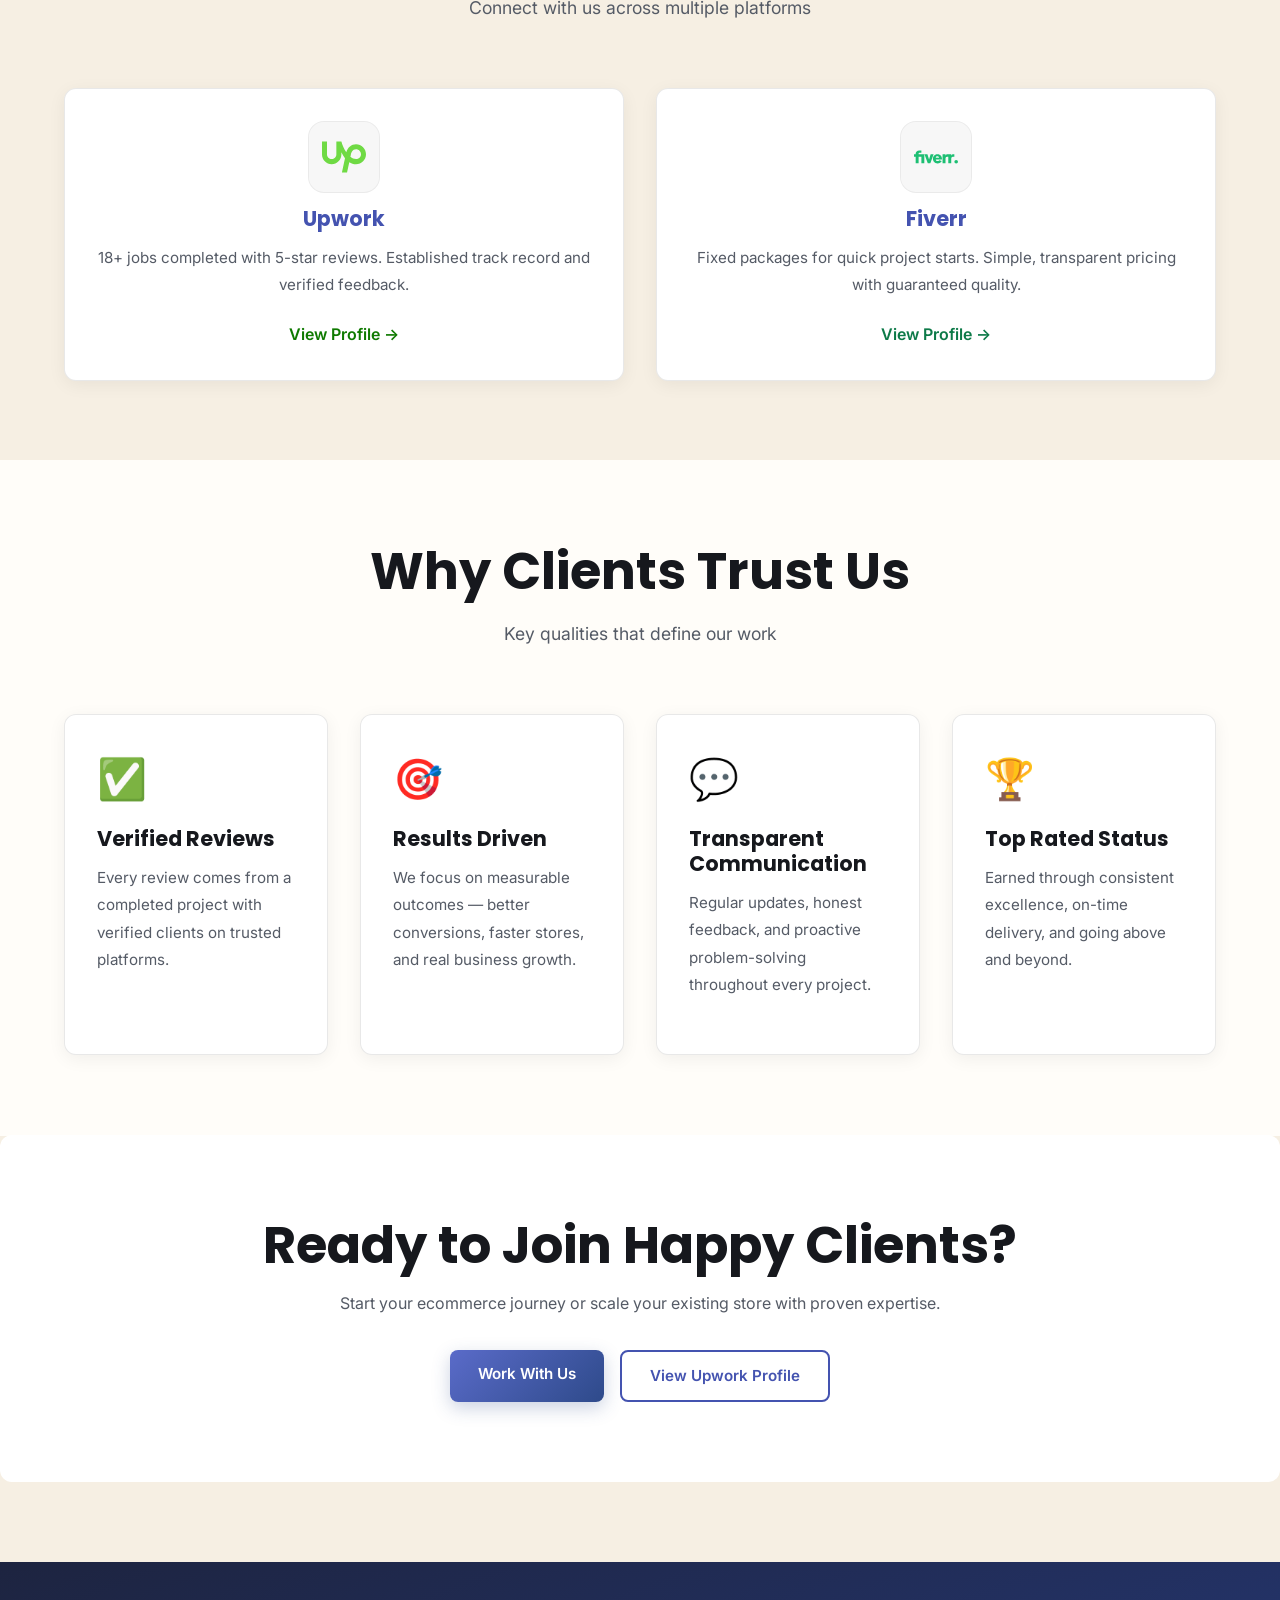
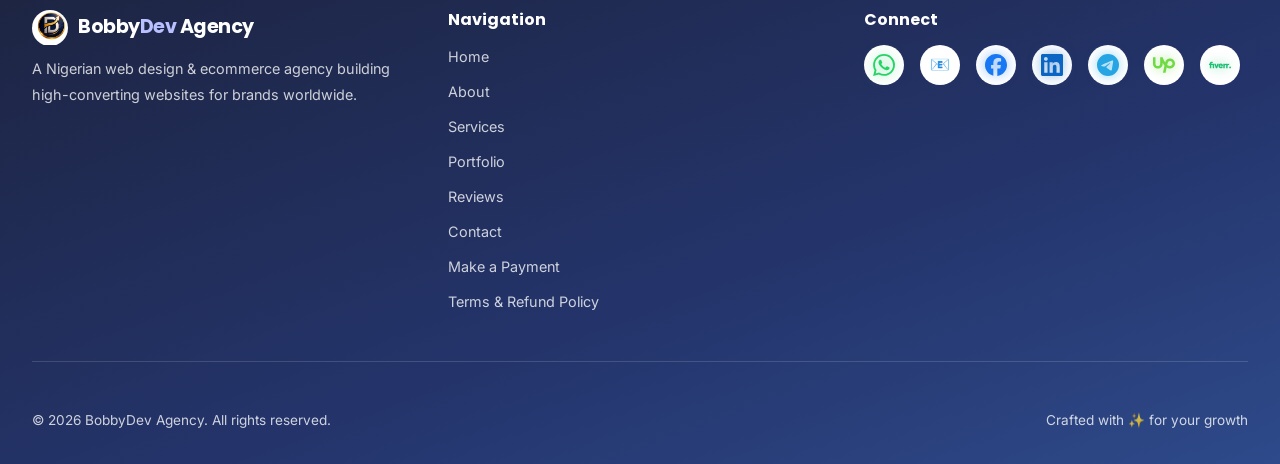
<file: reviews.html>
<!DOCTYPE html>

<html lang="en">
<head>
<meta charset="utf-8"/>
<meta content="width=device-width, initial-scale=1.0" name="viewport"/><meta content="Reviews - BobbyDev Agency Client Testimonials - agency website for Shopify, ecommerce design, development, and conversion optimization services." name="description"/>
<title>Client Reviews - BobbyDev Agency</title>
<link href="https://fonts.googleapis.com/css2?family=Inter:wght@300;400;500;600;700&amp;family=Poppins:wght@600;700&amp;display=swap" rel="stylesheet"/>
<link href="styles.css" rel="stylesheet"/>
<link href="assets/favicon.png" rel="icon" type="image/png"/><link href="favicon.ico" rel="shortcut icon"/><link href="assets/apple-touch-icon.png" rel="apple-touch-icon"/></head>
<body>
<canvas id="bubble-canvas"></canvas>
<!-- TOP BAR -->
<div class="topbar">
<div class="topbar-inner">
<div class="topbar-left"><a href="mailto:dewaynehadden11@gmail.com">✉ dewaynehadden11@gmail.com</a><span class="topbar-status"><span class="topbar-dot"></span>Taking new projects</span></div>
<div class="topbar-right"><a href="services.html#pricing">Pricing</a><a href="payment.html">Make a Payment</a><a href="terms.html">Terms &amp; Refund Policy</a><a href="contact.html">Contact</a></div>
</div>
</div>
<!-- NAVIGATION -->
<nav>
<div class="nav-container">
<div class="logo">
<a href="index.html" style="display:flex;align-items:center;gap:10px;text-decoration:none;">
<img alt="BobbyDev Agency logo" class="logo-img" src="assets/logo.png"/>
<span class="logo-text">Bobby<span class="logo-accent">Dev</span><span class="logo-tag">Agency</span></span>
</a>
</div>
<ul class="nav-links">
<li><a href="index.html">Home</a></li>
<li><a href="about.html">About</a></li>
<li><a href="services.html">Services</a></li>
<li><a href="portfolio.html">Portfolio</a></li>
<li><a href="reviews.html">Reviews</a></li>
<li><a href="contact.html">Contact</a></li>
</ul>
<div class="nav-cta">
<a class="btn btn-fiverr" href="https://www.fiverr.com/emiloloruntinmy" target="_blank" rel="noopener">Fiverr</a>
<a class="btn btn-upwork" href="https://www.upwork.com/freelancers/~01d8f8c1ff8dccffea" target="_blank" rel="noopener">Upwork</a>
<a class="btn btn-primary" href="contact.html">Contact Us</a>
</div>
<div class="hamburger">
<span></span>
<span></span>
<span></span>
</div>
</div>
</nav>
<!-- MOBILE MENU -->
<div class="mobile-menu">
<button class="mobile-menu-close">✕</button>
<div class="mobile-menu-links">
<a href="index.html">Home</a>
<a href="about.html">About</a>
<a href="services.html">Services</a>
<a href="portfolio.html">Portfolio</a>
<a href="reviews.html">Reviews</a>
<a href="contact.html">Contact</a>
</div>
<div class="mobile-menu-cta">
<a class="btn btn-fiverr" href="https://www.fiverr.com/emiloloruntinmy" target="_blank" rel="noopener">Fiverr</a>
<a class="btn btn-upwork" href="https://www.upwork.com/freelancers/~01d8f8c1ff8dccffea" target="_blank" rel="noopener">Upwork</a>
<a class="btn btn-primary" href="contact.html">Contact Us</a>
</div>
</div>
<!-- HERO SECTION -->
<section class="section" style="text-align: center; padding-top: 4rem;">
<h1>What Clients Say</h1>
<p style="font-size: 1.1rem; max-width: 600px; margin: 1.5rem auto; color: var(--text-secondary);">Real feedback from verified clients on Upwork. Every review reflects our commitment to excellence and client satisfaction.</p>
</section>
<!-- STATS TICKER -->
<div class="stats-ticker-section">
<div class="stats-ticker-wrap">
<div class="stats-ticker">
<div class="ticker-item"><span class="ticker-num">5 ⭐</span><span class="ticker-label">Average Rating</span></div>
<span class="ticker-sep">✦</span>
<div class="ticker-item"><span class="ticker-num">18+</span><span class="ticker-label">Happy Clients</span></div>
<span class="ticker-sep">✦</span>
<div class="ticker-item"><span class="ticker-num">100%</span><span class="ticker-label">Satisfaction Rate</span></div>
<span class="ticker-sep">✦</span>
<div class="ticker-item"><span class="ticker-num">✓</span><span class="ticker-label">Repeat Clients</span></div>
<span class="ticker-sep">✦</span>
<div class="ticker-item"><span class="ticker-num">5 ⭐</span><span class="ticker-label">Average Rating</span></div>
<span class="ticker-sep">✦</span>
<div class="ticker-item"><span class="ticker-num">18+</span><span class="ticker-label">Happy Clients</span></div>
<span class="ticker-sep">✦</span>
<div class="ticker-item"><span class="ticker-num">100%</span><span class="ticker-label">Satisfaction Rate</span></div>
<span class="ticker-sep">✦</span>
<div class="ticker-item"><span class="ticker-num">✓</span><span class="ticker-label">Repeat Clients</span></div>
<span class="ticker-sep">✦</span>
</div>
</div>
</div>
<!-- REVIEWS GRID -->
<section class="section">
<div class="container">
<div class="rev-flip-grid">
<!-- Review 1 - Taofeeq -->
<div class="rev-flip-card">
<div class="rev-flip-inner">
<div class="rev-flip-front">
<div class="rev-stars">★★★★★</div>
<div class="rev-avatar" style="background: linear-gradient(135deg,#4453b0,#4453b0);">T</div>
<div class="rev-front-name">Taofeeq Olayiwola</div>
<div class="rev-front-role">CEO of Easelifeshop</div>
<p class="rev-excerpt">"...45% traffic increase and 30% sales growth in just weeks. Truly skilled in eCommerce development."</p>
<div class="rev-hint">Hover to read full review</div>
</div>
<div class="rev-flip-back">
<div class="rev-stars">★★★★★</div>
<p class="rev-full">"We hired Emilolorun T. to revamp our Shopify dropshipping store and boost SEO and customer experience. He improved product listings, images, email flows, and layout. His work led to a 45% traffic increase and 30% sales growth in just weeks. He also contributed to projects like Tobi.com, CTrendsBeauty.com, and RattanTacticals.com. Emilolorun is detail-oriented, communicative, and truly skilled in eCommerce development and marketing. Highly recommended!"</p>
<div class="rev-back-author">
<div class="rev-avatar-sm" style="background: linear-gradient(135deg,#4453b0,#4453b0);">T</div>
<div>
<div class="rev-back-name">Taofeeq Olayiwola</div>
<div class="rev-back-meta"><span class="verified-badge">✓ Verified</span> · Upwork · Canada · May 2025</div>
</div>
</div>
</div>
</div>
</div>
<!-- Review 2 - Murat -->
<div class="rev-flip-card">
<div class="rev-flip-inner">
<div class="rev-flip-front">
<div class="rev-stars">★★★★★</div>
<div class="rev-avatar" style="background: linear-gradient(135deg,#e63946,#c1121f);">M</div>
<div class="rev-front-name">Murat - DecoFix</div>
<div class="rev-front-role">Ecommerce Business Owner</div>
<p class="rev-excerpt">"Professional and efficient in his work, he's solution oriented. I love his work."</p>
<div class="rev-hint">Hover to read full review</div>
</div>
<div class="rev-flip-back">
<div class="rev-stars">★★★★★</div>
<p class="rev-full">"Professional and efficient in his work, he's solution oriented. Would recommend him to any ecommerce business from development to marketing and management, he's capable. I love his work."</p>
<div class="rev-back-author">
<div class="rev-avatar-sm" style="background: linear-gradient(135deg,#e63946,#c1121f);">M</div>
<div>
<div class="rev-back-name">Murat - DecoFix</div>
<div class="rev-back-meta"><span class="verified-badge">✓ Verified</span> · Upwork · Turkey</div>
</div>
</div>
</div>
</div>
</div>
<!-- Review 3 - Ana Batista -->
<div class="rev-flip-card">
<div class="rev-flip-inner">
<div class="rev-flip-front">
<div class="rev-stars">★★★★★</div>
<div class="rev-avatar" style="background: linear-gradient(135deg,#e76f51,#f4a261);">A</div>
<div class="rev-front-name">Ana Batista</div>
<div class="rev-front-role">Shopify Store Owner</div>
<p class="rev-excerpt">"Bobby did an excellent job managing and developing my Shopify store. Highly professional, proactive, and reliable."</p>
<div class="rev-hint">Hover to read full review</div>
</div>
<div class="rev-flip-back">
<div class="rev-stars">★★★★★</div>
<p class="rev-full">"Bobby did an excellent job managing and developing my Shopify store. He handled everything from technical setup to ongoing management, ensuring the store runs smoothly and efficiently. His expertise in store development, optimization, and problem-solving helped improve performance and user experience. Highly professional, proactive, and reliable - he's a great partner for any Shopify project."</p>
<div class="rev-back-author">
<div class="rev-avatar-sm" style="background: linear-gradient(135deg,#e76f51,#f4a261);">A</div>
<div>
<div class="rev-back-name">Ana Batista</div>
<div class="rev-back-meta"><span class="verified-badge">✓ Verified</span> · Upwork · Canada</div>
</div>
</div>
</div>
</div>
</div>
<!-- Review 4 - Thomas Marques -->
<div class="rev-flip-card">
<div class="rev-flip-inner">
<div class="rev-flip-front">
<div class="rev-stars">★★★★★</div>
<div class="rev-avatar" style="background: linear-gradient(135deg,#2a9d8f,#21867a);">T</div>
<div class="rev-front-name">Thomas Marques</div>
<div class="rev-front-role">Ecommerce Entrepreneur</div>
<p class="rev-excerpt">"Top-tier quality and very fast delivery. My store looks amazing and is already converting better."</p>
<div class="rev-hint">Hover to read full review</div>
</div>
<div class="rev-flip-back">
<div class="rev-stars">★★★★★</div>
<p class="rev-full">"Top-tier quality and very fast delivery. Bobby understood exactly what I needed and executed it flawlessly. My store looks amazing and is already converting better than before. Will definitely hire again."</p>
<div class="rev-back-author">
<div class="rev-avatar-sm" style="background: linear-gradient(135deg,#2a9d8f,#21867a);">T</div>
<div>
<div class="rev-back-name">Thomas Marques</div>
<div class="rev-back-meta"><span class="verified-badge">✓ Verified</span> · Upwork · USA</div>
</div>
</div>
</div>
</div>
</div>
<!-- Review 5 - Verified Client -->
<div class="rev-flip-card">
<div class="rev-flip-inner">
<div class="rev-flip-front">
<div class="rev-stars">★★★★★</div>
<div class="rev-avatar" style="background: linear-gradient(135deg,#6a4c93,#9b5de5);">V</div>
<div class="rev-front-name">Verified Client</div>
<div class="rev-front-role">Shopify Store Owner</div>
<p class="rev-excerpt">"Working with Bobby was a pleasure from start to finish. Delivered a Shopify store that exceeded expectations."</p>
<div class="rev-hint">Hover to read full review</div>
</div>
<div class="rev-flip-back">
<div class="rev-stars">★★★★★</div>
<p class="rev-full">"Working with Bobby was a pleasure from start to finish. He communicated clearly, met every deadline, and delivered a Shopify store that exceeded my expectations. I especially appreciated his attention to mobile responsiveness and checkout flow."</p>
<div class="rev-back-author">
<div class="rev-avatar-sm" style="background: linear-gradient(135deg,#6a4c93,#9b5de5);">V</div>
<div>
<div class="rev-back-name">Verified Client</div>
<div class="rev-back-meta"><span class="verified-badge">✓ Verified</span> · Upwork</div>
</div>
</div>
</div>
</div>
</div>
</div>
</div>
</section>
<!-- PLATFORM BADGES SECTION -->
<section class="section">
<div class="section-header">
<h2>Find Us On</h2>
<p>Connect with us across multiple platforms</p>
</div>
<div class="container">
<div style="display: grid; grid-template-columns: repeat(auto-fit, minmax(250px, 1fr)); gap: 2rem;">
<!-- Upwork -->
<a class="card platform-badge-card" href="https://www.upwork.com/freelancers/~01d8f8c1ff8dccffea" style="text-decoration: none; text-align: center;" target="_blank">
<div class="card-content">
<div class="platform-logo-wrap" style="--logo-glow: #6FDA44;">
<img src="[data-uri]" alt="Upwork Logo" class="platform-logo-img"/>
</div>
<h3 class="card-title">Upwork</h3>
<p class="card-description">18+ jobs completed with 5-star reviews. Established track record and verified feedback.</p>
<div style="color: #0f7a00; font-weight: 600; margin-top: 1rem;">View Profile →</div>
</div>
</a>
<!-- Fiverr -->
<a class="card platform-badge-card" href="https://www.fiverr.com/emiloloruntinmy" style="text-decoration: none; text-align: center;" target="_blank">
<div class="card-content">
<div class="platform-logo-wrap" style="--logo-glow: #1DBF73;">
<img src="[data-uri]" alt="Fiverr Logo" class="platform-logo-img"/>
</div>
<h3 class="card-title">Fiverr</h3>
<p class="card-description">Fixed packages for quick project starts. Simple, transparent pricing with guaranteed quality.</p>
<div style="color: #0d7a48; font-weight: 600; margin-top: 1rem;">View Profile →</div>
</div>
</a>
</div>
</div>
</section>
<!-- SOCIAL PROOF SECTION -->
<section class="section">
<div class="section-header">
<h2>Why Clients Trust Us</h2>
<p>Key qualities that define our work</p>
</div>
<div class="container">
<div style="display: grid; grid-template-columns: repeat(auto-fit, minmax(250px, 1fr)); gap: 2rem;">
<div class="card">
<div class="card-icon">✅</div>
<div class="card-content">
<h3 class="card-title">Verified Reviews</h3>
<p class="card-description">Every review comes from a completed project with verified clients on trusted platforms.</p>
</div>
</div>
<div class="card">
<div class="card-icon">🎯</div>
<div class="card-content">
<h3 class="card-title">Results Driven</h3>
<p class="card-description">We focus on measurable outcomes — better conversions, faster stores, and real business growth.</p>
</div>
</div>
<div class="card">
<div class="card-icon">💬</div>
<div class="card-content">
<h3 class="card-title">Transparent Communication</h3>
<p class="card-description">Regular updates, honest feedback, and proactive problem-solving throughout every project.</p>
</div>
</div>
<div class="card">
<div class="card-icon">🏆</div>
<div class="card-content">
<h3 class="card-title">Top Rated Status</h3>
<p class="card-description">Earned through consistent excellence, on-time delivery, and going above and beyond.</p>
</div>
</div>
</div>
</div>
</section>
<!-- CTA SECTION -->
<section class="section" style="background-color: var(--secondary-dark); border-radius: 12px; text-align: center;">
<h2>Ready to Join Happy Clients?</h2>
<p style="margin-bottom: 2rem;">Start your ecommerce journey or scale your existing store with proven expertise.</p>
<div style="display: flex; gap: 1rem; justify-content: center; flex-wrap: wrap;">
<a class="btn btn-primary" href="contact.html">Work With Us</a>
<a class="btn btn-secondary" href="https://www.upwork.com/freelancers/~01d8f8c1ff8dccffea" target="_blank">View Upwork Profile</a>
</div>
</section>
<!-- FOOTER -->
<footer>
<div class="footer-content">
<div class="footer-top">
<div class="footer-col">
<div class="footer-logo-wrap">
<img alt="BobbyDev Agency logo" class="footer-logo-img" src="assets/logo.png"/>
<span class="footer-logo-text">Bobby<span class="footer-logo-accent">Dev</span> Agency</span>
</div>
<p style="color: var(--text-secondary); font-size: 0.9rem; margin-top: 10px;">A Nigerian web design &amp; ecommerce agency building high-converting websites for brands worldwide.</p>
</div>
<div class="footer-col">
<h4>Navigation</h4>
<div class="footer-links">
<a href="index.html">Home</a>
<a href="about.html">About</a>
<a href="services.html">Services</a>
<a href="portfolio.html">Portfolio</a>
<a href="reviews.html">Reviews</a>
<a href="contact.html">Contact</a>
<a href="payment.html">Make a Payment</a>
<a href="terms.html">Terms &amp; Refund Policy</a>
</div>
</div>
<div class="footer-col">
<h4>Connect</h4>
<div class="social-icons">
<a class="social-icon" href="https://wa.me/message/BYC7YFBUX4QGG1" target="_blank">
<img src="[data-uri]" class="social-icon-img" alt="WhatsApp" style="filter:drop-shadow(0 0 6px #25D36688);"/>
<span class="tooltip">WhatsApp</span>
</a>
<a class="social-icon" href="mailto:dewaynehadden11@gmail.com">
<span>📧</span>
<span class="tooltip">Email</span>
</a>
<a class="social-icon" href="https://www.facebook.com/share/18wLHDgpsC/" target="_blank">
<img src="[data-uri]" class="social-icon-img" alt="Facebook" style="filter:drop-shadow(0 0 6px #1877F288);"/>
<span class="tooltip">Facebook</span>
</a>
<a class="social-icon" href="https://www.linkedin.com/in/emilolorun-timileyin-a00376419" target="_blank">
<img src="[data-uri]" class="social-icon-img" alt="LinkedIn" style="filter:drop-shadow(0 0 6px #0A66C288);"/>
<span class="tooltip">LinkedIn</span>
</a>
<a class="social-icon" href="https://t.me/Holarbobby" target="_blank">
<img src="[data-uri]" class="social-icon-img" alt="Telegram" style="filter:drop-shadow(0 0 6px #26A5E488);"/>
<span class="tooltip">Telegram</span>
</a>
<a class="social-icon" href="https://www.upwork.com/freelancers/~01d8f8c1ff8dccffea" target="_blank">
<img src="[data-uri]" class="social-icon-img" alt="Upwork" style="filter:drop-shadow(0 0 6px #6FDA4488);"/>
<span class="tooltip">Upwork</span>
</a>
<a class="social-icon" href="https://www.fiverr.com/emiloloruntinmy" target="_blank">
<img src="[data-uri]" class="social-icon-img" alt="Fiverr" style="filter:drop-shadow(0 0 6px #1DBF7388);"/>
<span class="tooltip">Fiverr</span>
</a>
</div>
</div>
</div>
<div class="footer-bottom">
<div>© 2026 BobbyDev Agency. All rights reserved.</div>
<div>Crafted with ✨ for your growth</div>
</div>
</div>
</footer>
<!-- FLOATING WHATSAPP BUTTON -->
<a class="whatsapp-float" href="https://wa.me/message/BYC7YFBUX4QGG1" target="_blank" title="Chat on WhatsApp"></a>
<script src="animations.js"></script>
</body>
</html>
</file>
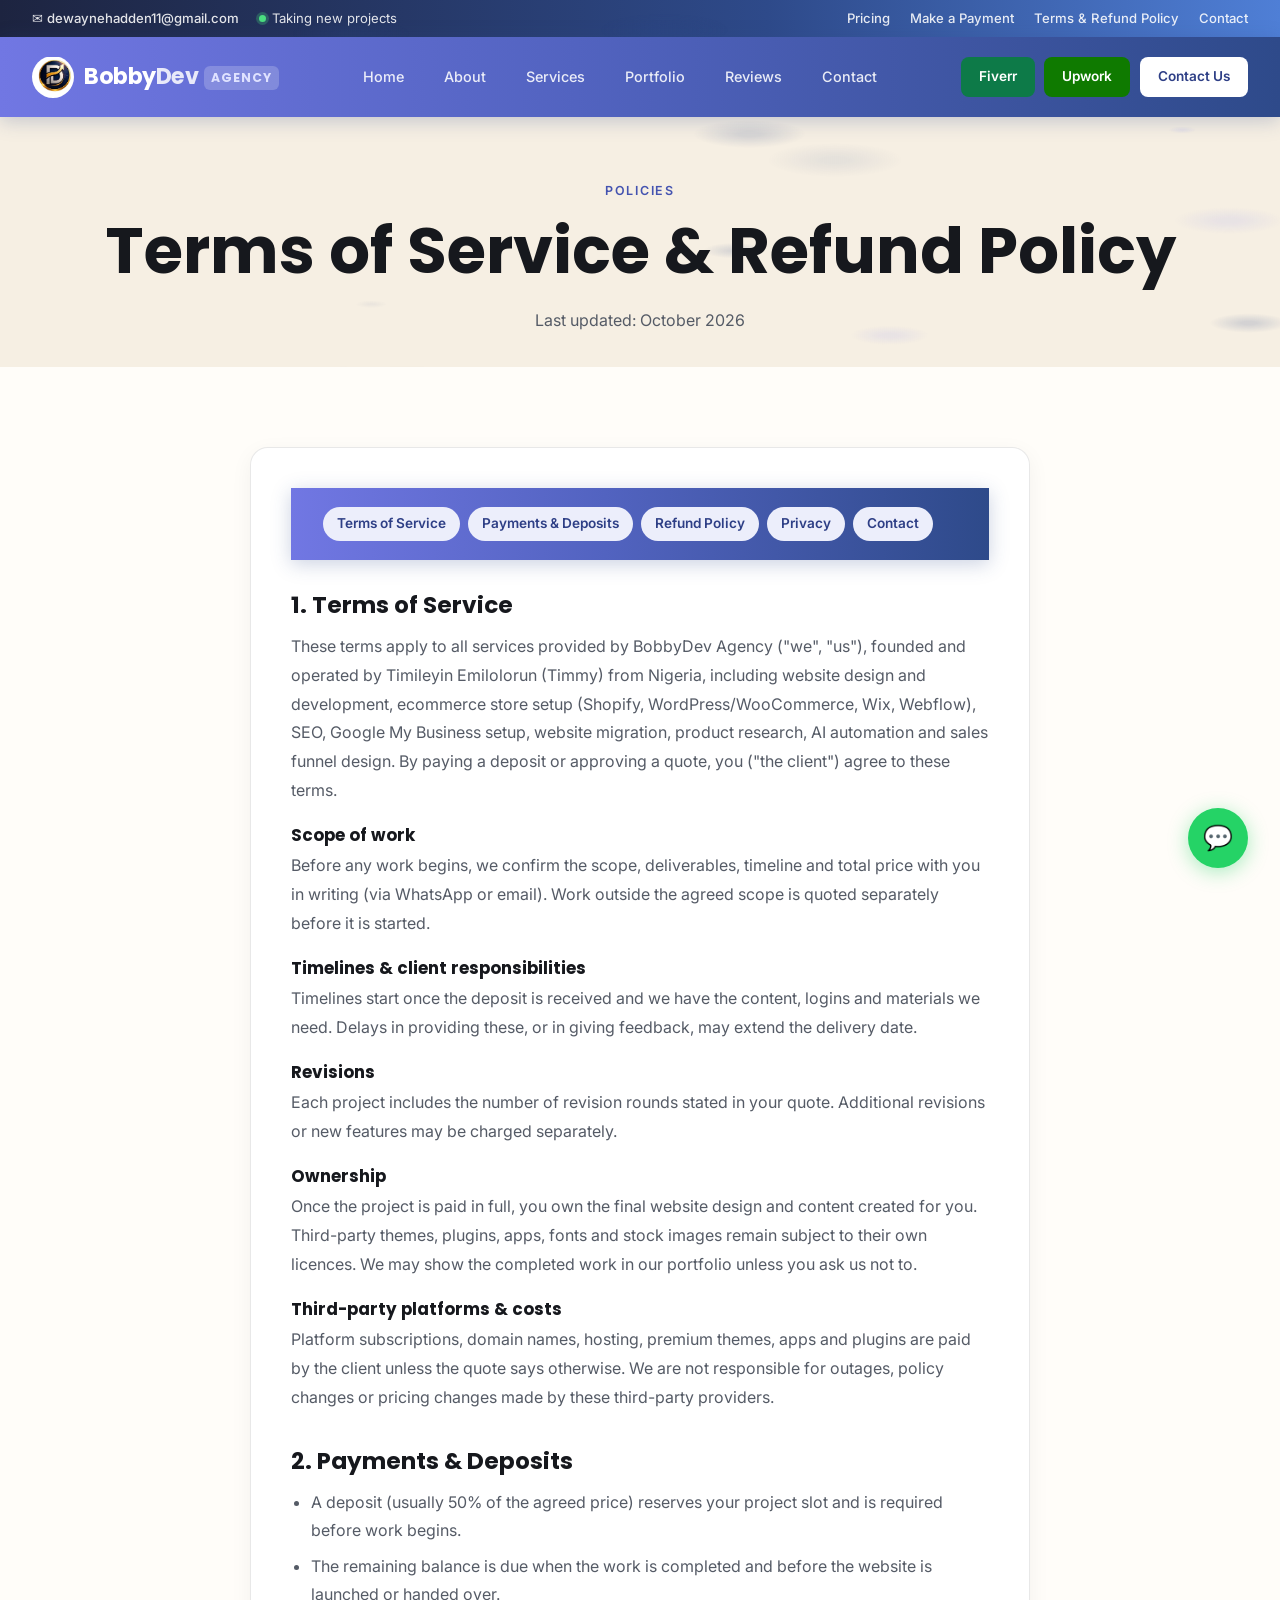
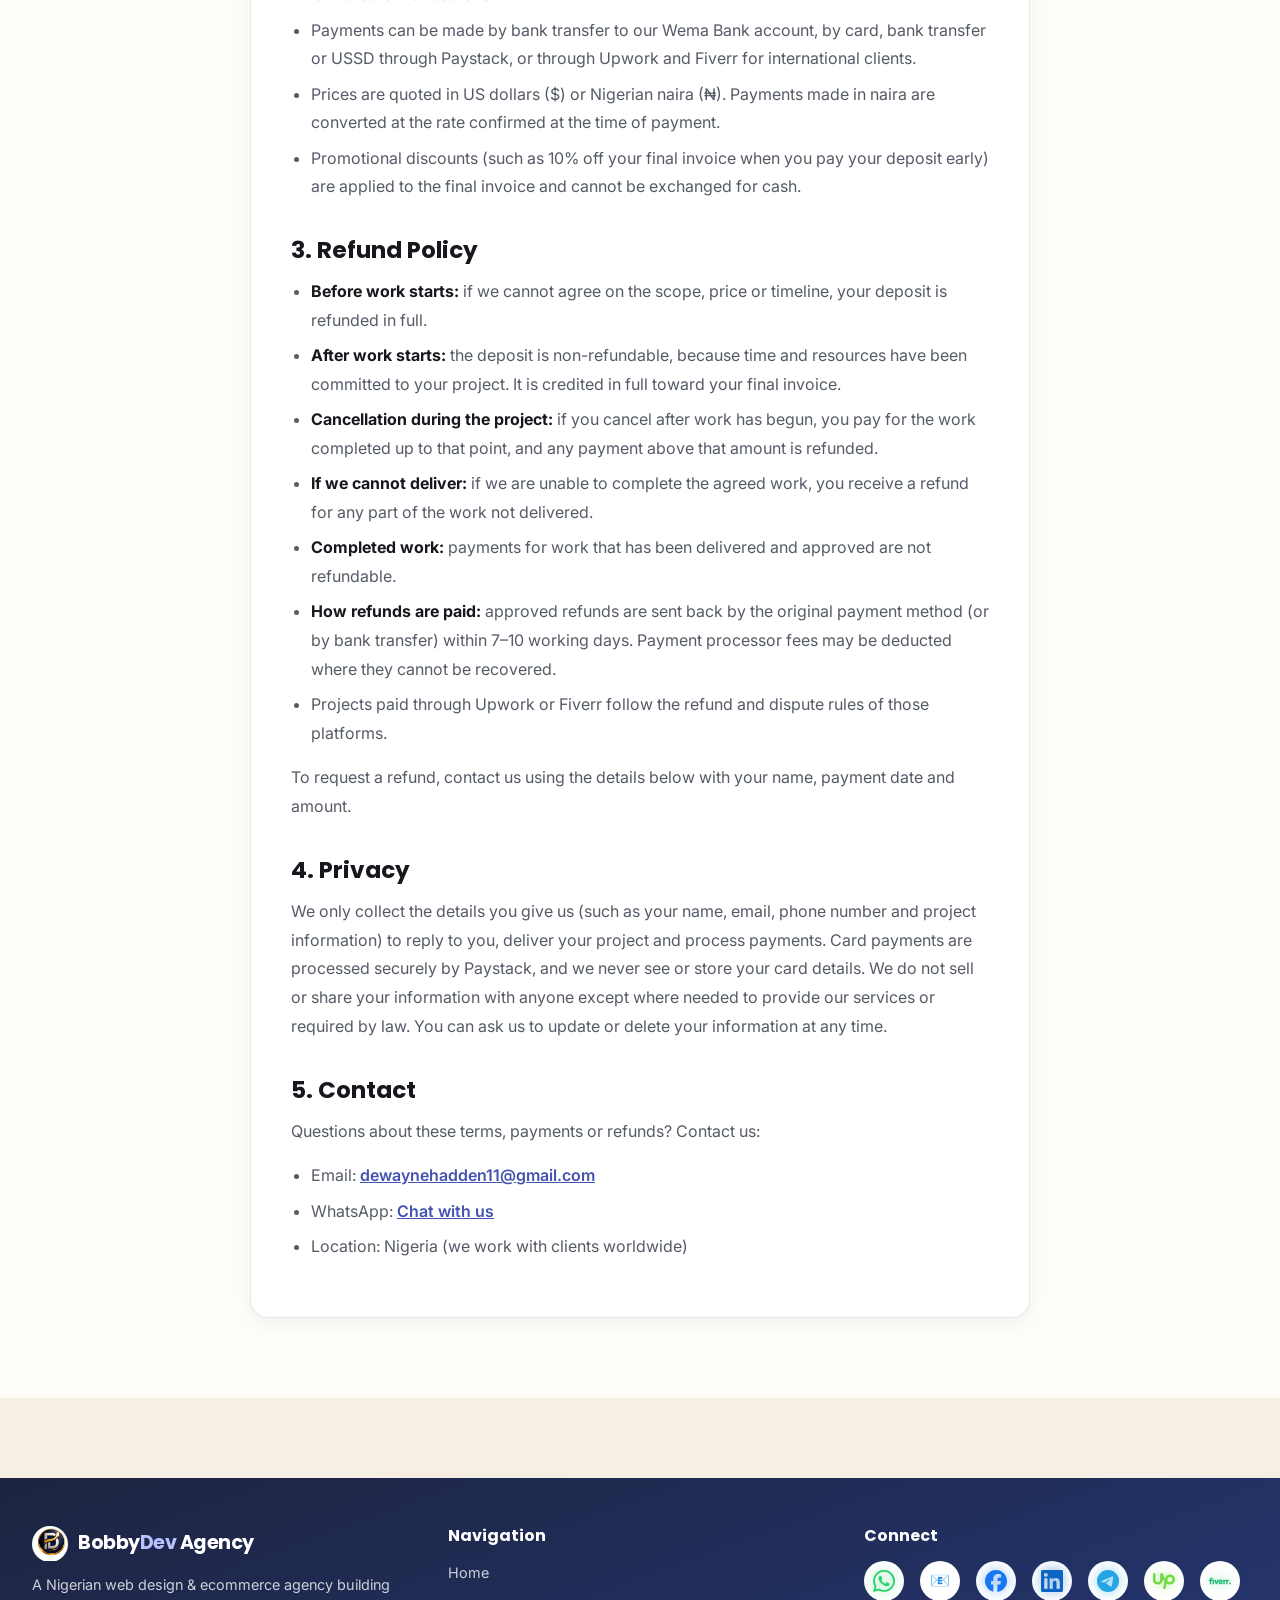
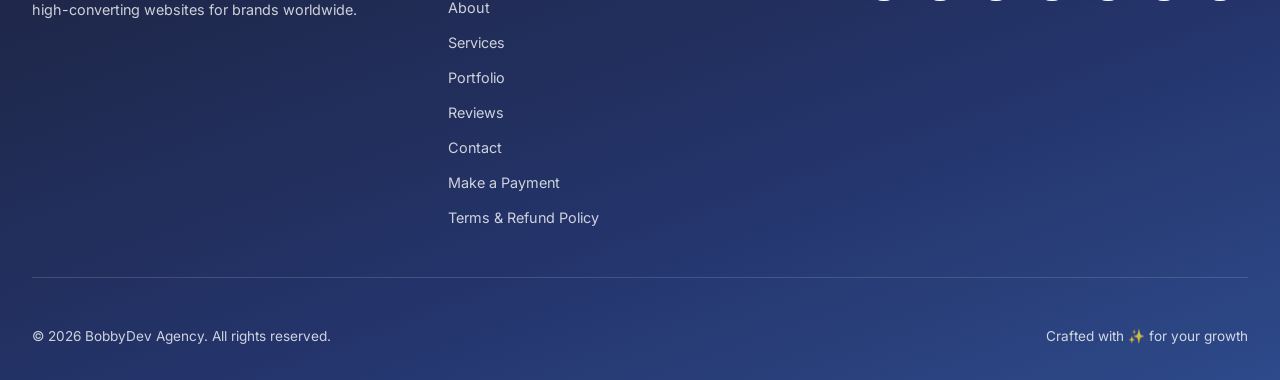
<file: terms.html>
<!DOCTYPE html>

<html lang="en">
<head>
<meta charset="utf-8"/>
<meta content="width=device-width, initial-scale=1.0" name="viewport"/><meta content="Terms of service, payment, refund and privacy policy for BobbyDev Agency web design and ecommerce services." name="description"/>
<title>Terms of Service &amp; Refund Policy - BobbyDev Agency</title>
<link href="https://fonts.googleapis.com/css2?family=Inter:wght@300;400;500;600;700&amp;family=Poppins:wght@600;700&amp;display=swap" rel="stylesheet"/>
<link href="styles.css" rel="stylesheet"/>
<link href="assets/favicon.png" rel="icon" type="image/png"/><link href="favicon.ico" rel="shortcut icon"/><link href="assets/apple-touch-icon.png" rel="apple-touch-icon"/></head>
<body>
<canvas id="bubble-canvas"></canvas>
<!-- TOP BAR -->
<div class="topbar">
<div class="topbar-inner">
<div class="topbar-left"><a href="mailto:dewaynehadden11@gmail.com">✉ dewaynehadden11@gmail.com</a><span class="topbar-status"><span class="topbar-dot"></span>Taking new projects</span></div>
<div class="topbar-right"><a href="services.html#pricing">Pricing</a><a href="payment.html">Make a Payment</a><a href="terms.html">Terms &amp; Refund Policy</a><a href="contact.html">Contact</a></div>
</div>
</div>
<!-- NAVIGATION -->
<nav>
<div class="nav-container">
<div class="logo">
<a href="index.html" style="display:flex;align-items:center;gap:10px;text-decoration:none;">
<img alt="BobbyDev Agency logo" class="logo-img" src="assets/logo.png"/>
<span class="logo-text">Bobby<span class="logo-accent">Dev</span><span class="logo-tag">Agency</span></span>
</a>
</div>
<ul class="nav-links">
<li><a href="index.html">Home</a></li>
<li><a href="about.html">About</a></li>
<li><a href="services.html">Services</a></li>
<li><a href="portfolio.html">Portfolio</a></li>
<li><a href="reviews.html">Reviews</a></li>
<li><a href="contact.html">Contact</a></li>
</ul>
<div class="nav-cta">
<a class="btn btn-fiverr" href="https://www.fiverr.com/emiloloruntinmy" target="_blank" rel="noopener">Fiverr</a>
<a class="btn btn-upwork" href="https://www.upwork.com/freelancers/~01d8f8c1ff8dccffea" target="_blank" rel="noopener">Upwork</a>
<a class="btn btn-primary" href="contact.html">Contact Us</a>
</div>
<div class="hamburger">
<span></span>
<span></span>
<span></span>
</div>
</div>
</nav>
<!-- MOBILE MENU -->
<div class="mobile-menu">
<button class="mobile-menu-close">✕</button>
<div class="mobile-menu-links">
<a href="index.html">Home</a>
<a href="about.html">About</a>
<a href="services.html">Services</a>
<a href="portfolio.html">Portfolio</a>
<a href="reviews.html">Reviews</a>
<a href="contact.html">Contact</a>
</div>
<div class="mobile-menu-cta">
<a class="btn btn-fiverr" href="https://www.fiverr.com/emiloloruntinmy" target="_blank" rel="noopener">Fiverr</a>
<a class="btn btn-upwork" href="https://www.upwork.com/freelancers/~01d8f8c1ff8dccffea" target="_blank" rel="noopener">Upwork</a>
<a class="btn btn-primary" href="contact.html">Contact Us</a>
</div>
</div>
<!-- TERMS -->
<section class="section legal-hero">
<span class="eyebrow">Policies</span>
<h1>Terms of Service &amp; Refund Policy</h1>
<p>Last updated: October 2026</p>
</section>
<section class="section legal-section">
<div class="legal">
<nav class="legal-toc" aria-label="On this page">
<a href="#terms">Terms of Service</a><a href="#payments">Payments &amp; Deposits</a><a href="#refunds">Refund Policy</a><a href="#privacy">Privacy</a><a href="#contact-us">Contact</a>
</nav>

<h2 id="terms">1. Terms of Service</h2>
<p>These terms apply to all services provided by BobbyDev Agency ("we", "us"), founded and operated by Timileyin Emilolorun (Timmy) from Nigeria, including website design and development, ecommerce store setup (Shopify, WordPress/WooCommerce, Wix, Webflow), SEO, Google My Business setup, website migration, product research, AI automation and sales funnel design. By paying a deposit or approving a quote, you ("the client") agree to these terms.</p>
<h3>Scope of work</h3>
<p>Before any work begins, we confirm the scope, deliverables, timeline and total price with you in writing (via WhatsApp or email). Work outside the agreed scope is quoted separately before it is started.</p>
<h3>Timelines &amp; client responsibilities</h3>
<p>Timelines start once the deposit is received and we have the content, logins and materials we need. Delays in providing these, or in giving feedback, may extend the delivery date.</p>
<h3>Revisions</h3>
<p>Each project includes the number of revision rounds stated in your quote. Additional revisions or new features may be charged separately.</p>
<h3>Ownership</h3>
<p>Once the project is paid in full, you own the final website design and content created for you. Third-party themes, plugins, apps, fonts and stock images remain subject to their own licences. We may show the completed work in our portfolio unless you ask us not to.</p>
<h3>Third-party platforms &amp; costs</h3>
<p>Platform subscriptions, domain names, hosting, premium themes, apps and plugins are paid by the client unless the quote says otherwise. We are not responsible for outages, policy changes or pricing changes made by these third-party providers.</p>

<h2 id="payments">2. Payments &amp; Deposits</h2>
<ul>
<li>A deposit (usually 50% of the agreed price) reserves your project slot and is required before work begins.</li>
<li>The remaining balance is due when the work is completed and before the website is launched or handed over.</li>
<li>Payments can be made by bank transfer to our Wema Bank account, by card, bank transfer or USSD through Paystack, or through Upwork and Fiverr for international clients.</li>
<li>Prices are quoted in US dollars ($) or Nigerian naira (₦). Payments made in naira are converted at the rate confirmed at the time of payment.</li>
<li>Promotional discounts (such as 10% off your final invoice when you pay your deposit early) are applied to the final invoice and cannot be exchanged for cash.</li>
</ul>

<h2 id="refunds">3. Refund Policy</h2>
<ul>
<li><strong>Before work starts:</strong> if we cannot agree on the scope, price or timeline, your deposit is refunded in full.</li>
<li><strong>After work starts:</strong> the deposit is non-refundable, because time and resources have been committed to your project. It is credited in full toward your final invoice.</li>
<li><strong>Cancellation during the project:</strong> if you cancel after work has begun, you pay for the work completed up to that point, and any payment above that amount is refunded.</li>
<li><strong>If we cannot deliver:</strong> if we are unable to complete the agreed work, you receive a refund for any part of the work not delivered.</li>
<li><strong>Completed work:</strong> payments for work that has been delivered and approved are not refundable.</li>
<li><strong>How refunds are paid:</strong> approved refunds are sent back by the original payment method (or by bank transfer) within 7–10 working days. Payment processor fees may be deducted where they cannot be recovered.</li>
<li>Projects paid through Upwork or Fiverr follow the refund and dispute rules of those platforms.</li>
</ul>
<p>To request a refund, contact us using the details below with your name, payment date and amount.</p>

<h2 id="privacy">4. Privacy</h2>
<p>We only collect the details you give us (such as your name, email, phone number and project information) to reply to you, deliver your project and process payments. Card payments are processed securely by Paystack, and we never see or store your card details. We do not sell or share your information with anyone except where needed to provide our services or required by law. You can ask us to update or delete your information at any time.</p>

<h2 id="contact-us">5. Contact</h2>
<p>Questions about these terms, payments or refunds? Contact us:</p>
<ul>
<li>Email: <a href="mailto:dewaynehadden11@gmail.com">dewaynehadden11@gmail.com</a></li>
<li>WhatsApp: <a href="https://wa.me/message/BYC7YFBUX4QGG1" target="_blank" rel="noopener">Chat with us</a></li>
<li>Location: Nigeria (we work with clients worldwide)</li>
</ul>
</div>
</section>

<!-- FOOTER -->
<footer>
<div class="footer-content">
<div class="footer-top">
<div class="footer-col">
<div class="footer-logo-wrap">
<img alt="BobbyDev Agency logo" class="footer-logo-img" src="assets/logo.png"/>
<span class="footer-logo-text">Bobby<span class="footer-logo-accent">Dev</span> Agency</span>
</div>
<p style="color: var(--text-secondary); font-size: 0.9rem; margin-top: 10px;">A Nigerian web design &amp; ecommerce agency building high-converting websites for brands worldwide.</p>
</div>
<div class="footer-col">
<h4>Navigation</h4>
<div class="footer-links">
<a href="index.html">Home</a>
<a href="about.html">About</a>
<a href="services.html">Services</a>
<a href="portfolio.html">Portfolio</a>
<a href="reviews.html">Reviews</a>
<a href="contact.html">Contact</a>
<a href="payment.html">Make a Payment</a>
<a href="terms.html">Terms &amp; Refund Policy</a>
</div>
</div>
<div class="footer-col">
<h4>Connect</h4>
<div class="social-icons">
<a class="social-icon" href="https://wa.me/message/BYC7YFBUX4QGG1" target="_blank">
<img src="[data-uri]" class="social-icon-img" alt="WhatsApp" style="filter:drop-shadow(0 0 6px #25D36688);"/>
<span class="tooltip">WhatsApp</span>
</a>
<a class="social-icon" href="mailto:dewaynehadden11@gmail.com">
<span>📧</span>
<span class="tooltip">Email</span>
</a>
<a class="social-icon" href="https://www.facebook.com/share/18wLHDgpsC/" target="_blank">
<img src="[data-uri]" class="social-icon-img" alt="Facebook" style="filter:drop-shadow(0 0 6px #1877F288);"/>
<span class="tooltip">Facebook</span>
</a>
<a class="social-icon" href="https://www.linkedin.com/in/emilolorun-timileyin-a00376419" target="_blank">
<img src="[data-uri]" class="social-icon-img" alt="LinkedIn" style="filter:drop-shadow(0 0 6px #0A66C288);"/>
<span class="tooltip">LinkedIn</span>
</a>
<a class="social-icon" href="https://t.me/Holarbobby" target="_blank">
<img src="[data-uri]" class="social-icon-img" alt="Telegram" style="filter:drop-shadow(0 0 6px #26A5E488);"/>
<span class="tooltip">Telegram</span>
</a>
<a class="social-icon" href="https://www.upwork.com/freelancers/~01d8f8c1ff8dccffea" target="_blank">
<img src="[data-uri]" class="social-icon-img" alt="Upwork" style="filter:drop-shadow(0 0 6px #6FDA4488);"/>
<span class="tooltip">Upwork</span>
</a>
<a class="social-icon" href="https://www.fiverr.com/emiloloruntinmy" target="_blank">
<img src="[data-uri]" class="social-icon-img" alt="Fiverr" style="filter:drop-shadow(0 0 6px #1DBF7388);"/>
<span class="tooltip">Fiverr</span>
</a>
</div>
</div>
</div>
<div class="footer-bottom">
<div>© 2026 BobbyDev Agency. All rights reserved.</div>
<div>Crafted with ✨ for your growth</div>
</div>
</div>
</footer>
<!-- FLOATING WHATSAPP BUTTON -->
<a class="whatsapp-float" href="https://wa.me/message/BYC7YFBUX4QGG1" target="_blank" title="Chat on WhatsApp"></a>
<script src="animations.js"></script>
<script>
(function(){
  var whyCards = document.querySelectorAll('.why-anim');
  if('IntersectionObserver' in window){
    var obs = new IntersectionObserver(function(entries){
      entries.forEach(function(e){
        if(e.isIntersecting){ e.target.classList.add('why-visible'); obs.unobserve(e.target); }
      });
    }, {threshold: 0.15});
    whyCards.forEach(function(c){ obs.observe(c); });
  } else {
    whyCards.forEach(function(c){ c.classList.add('why-visible'); });
  }
})();
</script>
</body>
</html>
</file>
<file: styles.css>
/* ===========================
   BOBBY DEV PORTFOLIO - STYLES
   =========================== */

:root {
  /* Cream & white theme with a periwinkle-to-navy brand accent */
  --primary-dark: #f6efe3;      /* page background (cream) */
  --secondary-dark: #ffffff;    /* cards and panels */
  --accent: #4453b0;
  --accent-dark: #2e3f86;
  --brand-gradient: linear-gradient(90deg, #7177e3 0%, #5263c0 45%, #2e4a8a 100%);
  --text-primary: #16181d;
  --text-secondary: #555b66;
  --border: rgba(0, 0, 0, 0.09);
  --glow: rgba(68, 83, 176, 0.18);
  --font-main: 'Inter', -apple-system, BlinkMacSystemFont, 'Segoe UI', sans-serif;
  --font-accent: 'Poppins', sans-serif;
  --transition: all 0.3s ease;
}

/* ===========================
   RESET & BASE
   =========================== */

* {
  margin: 0;
  padding: 0;
  box-sizing: border-box;
}

html {
  scroll-behavior: smooth;
}

body {
  font-family: var(--font-main);
  background-color: var(--primary-dark);
  color: var(--text-primary);
  line-height: 1.6;
  overflow-x: hidden;
}

a {
  color: var(--accent);
  text-decoration: none;
  transition: var(--transition);
}

a:hover {
  color: #4453b0;
}

button {
  cursor: pointer;
  transition: var(--transition);
  font-family: var(--font-main);
  border: none;
  border-radius: 8px;
  font-weight: 600;
}

/* ===========================
   TYPOGRAPHY
   =========================== */

h1, h2, h3, h4, h5, h6 {
  font-family: var(--font-accent);
  font-weight: 700;
  line-height: 1.2;
}

h1 {
  font-size: clamp(2rem, 5vw, 4.5rem);
  margin-bottom: 1rem;
}

h2 {
  font-size: clamp(1.75rem, 4vw, 3.5rem);
  margin-bottom: 0.75rem;
}

h3 {
  font-size: clamp(1.25rem, 2.5vw, 1.75rem);
}

p {
  color: var(--text-secondary);
  line-height: 1.8;
  margin-bottom: 1rem;
}

/* ===========================
   BUTTONS
   =========================== */

.btn {
  padding: 12px 28px;
  border-radius: 8px;
  font-weight: 600;
  font-size: 0.95rem;
  display: inline-block;
  transition: var(--transition);
  cursor: pointer;
  border: none;
}

.btn-primary {
  background-color: var(--accent);
  color: var(--primary-dark);
  box-shadow: 0 0 20px rgba(68, 83, 176,0.18);
}

.btn-primary:hover {
  background-color: #4453b0;
  box-shadow: 0 0 30px rgba(68, 83, 176,0.3);
  transform: translateY(-2px);
}

.btn-secondary {
  background-color: transparent;
  color: var(--accent);
  border: 2px solid var(--accent);
}

.btn-secondary:hover {
  background-color: rgba(68, 83, 176,0.09);
  box-shadow: 0 0 20px rgba(68, 83, 176,0.18);
  transform: translateY(-2px);
}

.btn-outline {
  background-color: transparent;
  color: var(--text-primary);
  border: 1px solid var(--border);
  padding: 10px 20px;
  font-size: 0.85rem;
}

.btn-outline:hover {
  background-color: rgba(68, 83, 176,0.09);
  border-color: var(--accent);
  color: var(--accent);
}

/* ===========================
   NAVIGATION
   =========================== */

nav {
  background-color: rgba(247,246,244,0.95);
  backdrop-filter: blur(10px);
  border-bottom: 1px solid var(--border);
  padding: 1.2rem 2rem;
  position: sticky;
  top: 0;
  z-index: 1000;
}

.nav-container {
  max-width: 1400px;
  margin: 0 auto;
  display: flex;
  justify-content: space-between;
  align-items: center;
}

.logo {
  font-family: var(--font-accent);
  font-size: 1.5rem;
  font-weight: 700;
  color: var(--text-primary);
  letter-spacing: -1px;
}

.logo span {
  color: var(--accent);
}

.nav-links {
  display: flex;
  list-style: none;
  gap: 2.5rem;
  align-items: center;
}

.nav-links a {
  color: var(--text-secondary);
  font-size: 0.9rem;
  font-weight: 500;
  transition: var(--transition);
  position: relative;
}

.nav-links a:hover,
.nav-links a.active {
  color: var(--accent);
}

.nav-links a.active::after {
  content: '';
  position: absolute;
  bottom: -5px;
  left: 0;
  right: 0;
  height: 2px;
  background-color: var(--accent);
}

.nav-cta {
  display: flex;
  gap: 1rem;
  align-items: center;
}

.hamburger {
  display: none;
  flex-direction: column;
  cursor: pointer;
  gap: 5px;
}

.hamburger span {
  width: 25px;
  height: 2px;
  background-color: var(--accent);
  transition: var(--transition);
}

/* Mobile Menu */
.mobile-menu {
  display: none;
  position: fixed;
  top: 0;
  right: -100%;
  width: 100%;
  height: 100vh;
  background-color: var(--primary-dark);
  border-left: 1px solid var(--border);
  padding: 2rem;
  z-index: 999;
  transition: right 0.3s ease;
}

.mobile-menu.active {
  right: 0;
}

.mobile-menu-close {
  position: absolute;
  top: 1.5rem;
  right: 1.5rem;
  background: none;
  border: none;
  color: var(--accent);
  font-size: 1.5rem;
  cursor: pointer;
}

.mobile-menu-links {
  display: flex;
  flex-direction: column;
  gap: 1.5rem;
  margin-top: 3rem;
}

.mobile-menu-links a {
  color: var(--text-secondary);
  font-size: 1.1rem;
  font-weight: 500;
  transition: var(--transition);
}

.mobile-menu-links a:hover {
  color: var(--accent);
}

.mobile-menu-cta {
  display: flex;
  flex-direction: column;
  gap: 1rem;
  margin-top: 3rem;
  border-top: 1px solid var(--border);
  padding-top: 2rem;
}

/* ===========================
   HERO SECTION
   =========================== */

.hero {
  min-height: 100vh;
  display: flex;
  align-items: center;
  padding: 4rem 2rem;
  max-width: 1400px;
  margin: 0 auto;
  position: relative;
}

.hero-content {
  flex: 1;
  max-width: 600px;
  z-index: 2;
}

.hero-image {
  flex: 1;
  display: flex;
  justify-content: center;
  align-items: center;
  z-index: 1;
}

.tag-pill {
  display: inline-block;
  background-color: rgba(68, 83, 176,0.09);
  border: 1px solid var(--accent);
  color: var(--accent);
  padding: 8px 16px;
  border-radius: 50px;
  font-size: 0.85rem;
  font-weight: 600;
  margin-bottom: 1.5rem;
}

.profile-image {
  width: 300px;
  height: 380px;
  border-radius: 20px;
  overflow: hidden;
  border: 3px solid var(--accent);
  box-shadow: 0 0 40px var(--glow), inset 0 0 40px var(--glow);
  object-fit: cover;
  object-position: top center;
  transition: var(--transition);
}

.profile-image:hover {
  box-shadow: 0 0 60px rgba(68, 83, 176,0.24), inset 0 0 60px rgba(68, 83, 176,0.12);
  transform: scale(1.02);
}

.hero-buttons {
  display: flex;
  gap: 1rem;
  margin-top: 2rem;
  flex-wrap: wrap;
}

.hero-stats {
  display: flex;
  flex-wrap: wrap;
  gap: 2rem;
  margin-top: 3rem;
  padding-top: 2rem;
  border-top: 1px solid var(--border);
  font-size: 0.9rem;
  color: var(--text-secondary);
}

.stat {
  display: flex;
  align-items: center;
  gap: 0.5rem;
}

.stat::before {
  content: '✓';
  color: var(--accent);
  font-weight: 700;
  font-size: 1.1rem;
}

/* ===========================
   MARQUEE SECTION
   =========================== */

.marquee-section {
  padding: 4rem 2rem;
  border-top: 1px solid var(--border);
  border-bottom: 1px solid var(--border);
  overflow: hidden;
}

.marquee {
  display: flex;
  animation: scroll-left 30s linear infinite;
  gap: 3rem;
  width: fit-content;
}

.marquee-item {
  white-space: nowrap;
  font-size: 1.1rem;
  font-weight: 600;
  color: var(--text-secondary);
  display: flex;
  align-items: center;
  gap: 1rem;
}

.marquee-item::after {
  content: '·';
  color: var(--accent);
}

@keyframes scroll-left {
  0% {
    transform: translateX(0);
  }
  100% {
    transform: translateX(-100%);
  }
}

/* ===========================
   SECTIONS & CONTAINERS
   =========================== */

.section {
  padding: 5rem 2rem;
  max-width: 1400px;
  margin: 0 auto;
}

.section-header {
  text-align: center;
  margin-bottom: 4rem;
}

.section-header h2 {
  margin-bottom: 1rem;
}

.section-header p {
  font-size: 1.1rem;
  color: var(--text-secondary);
  max-width: 600px;
  margin: 0 auto;
}

.container {
  max-width: 1400px;
  margin: 0 auto;
  padding: 0 2rem;
}

/* ===========================
   CARDS
   =========================== */

.cards-grid {
  display: grid;
  grid-template-columns: repeat(auto-fit, minmax(300px, 1fr));
  gap: 2rem;
  margin-bottom: 2rem;
}

.card {
  background-color: var(--secondary-dark);
  border: 1px solid var(--border);
  border-radius: 12px;
  padding: 2rem;
  transition: var(--transition);
  position: relative;
  overflow: hidden;
}

.card::before {
  content: '';
  position: absolute;
  top: 0;
  left: 0;
  right: 0;
  bottom: 0;
  background: radial-gradient(circle at top right, var(--glow), transparent);
  opacity: 0;
  transition: opacity 0.3s ease;
  z-index: 1;
}

.card:hover {
  border-color: var(--accent);
  box-shadow: 0 0 30px var(--glow);
  transform: translateY(-5px);
}

.card:hover::before {
  opacity: 1;
}

.card-content {
  position: relative;
  z-index: 2;
}

.card-icon {
  font-size: 2.5rem;
  margin-bottom: 1rem;
  display: inline-block;
}

.card-title {
  font-size: 1.3rem;
  margin-bottom: 0.75rem;
}

.card-description {
  font-size: 0.95rem;
  color: var(--text-secondary);
  margin-bottom: 1.5rem;
}

.card-tag {
  display: inline-block;
  background-color: rgba(68, 83, 176,0.07);
  color: var(--accent);
  padding: 4px 12px;
  border-radius: 20px;
  font-size: 0.75rem;
  margin-right: 0.5rem;
  margin-bottom: 1rem;
}

.card-cta {
  color: var(--accent);
  font-weight: 600;
  display: inline-flex;
  align-items: center;
  gap: 0.5rem;
}

.card-cta::after {
  content: '→';
  transition: var(--transition);
}

.card:hover .card-cta::after {
  transform: translateX(4px);
}

/* ===========================
   PROJECT CARDS (Portfolio)
   =========================== */

.project-card {
  position: relative;
  height: 300px;
  background-color: var(--secondary-dark);
  border: 1px solid var(--border);
  border-radius: 12px;
  overflow: hidden;
  cursor: pointer;
  transition: var(--transition);
}

.project-card-content {
  padding: 2rem;
  height: 100%;
  display: flex;
  flex-direction: column;
  justify-content: space-between;
  position: relative;
  z-index: 2;
}

.project-card-title {
  font-size: 1.3rem;
  font-weight: 700;
}

.project-card-tags {
  display: flex;
  flex-wrap: wrap;
  gap: 0.5rem;
}

.project-card-overlay {
  position: absolute;
  top: 0;
  left: 0;
  right: 0;
  bottom: 0;
  background: linear-gradient(135deg, rgba(0, 212, 255, 0.2), rgba(0, 212, 255, 0.05));
  backdrop-filter: blur(5px);
  display: flex;
  flex-direction: column;
  justify-content: center;
  align-items: center;
  text-align: center;
  opacity: 0;
  transition: opacity 0.3s ease;
  z-index: 3;
  padding: 2rem;
}

.project-card:hover {
  border-color: var(--accent);
  box-shadow: 0 0 30px var(--glow);
}

.project-card:hover .project-card-overlay {
  opacity: 1;
}

.overlay-text {
  color: var(--accent);
  font-weight: 700;
  font-size: 1rem;
  margin-bottom: 1rem;
}

.overlay-outcome {
  color: var(--text-secondary);
  font-size: 0.9rem;
  margin-bottom: 1.5rem;
}

/* ===========================
   TESTIMONIAL CARDS
   =========================== */

.testimonial-card {
  background-color: var(--secondary-dark);
  border: 1px solid var(--border);
  border-radius: 12px;
  padding: 2rem;
  transition: var(--transition);
}

.testimonial-card:hover {
  border-color: var(--accent);
  box-shadow: 0 0 30px var(--glow);
}

.testimonial-stars {
  color: var(--accent);
  font-size: 1rem;
  margin-bottom: 1rem;
  display: flex;
  gap: 0.25rem;
}

.testimonial-text {
  font-size: 1rem;
  line-height: 1.8;
  margin-bottom: 1.5rem;
  font-style: italic;
  color: var(--text-secondary);
}

.testimonial-author {
  font-weight: 600;
  color: var(--text-primary);
  font-size: 0.95rem;
}

.testimonial-source {
  font-size: 0.85rem;
  color: var(--text-secondary);
}

/* ===========================
   FORMS
   =========================== */

.contact-form {
  background-color: var(--secondary-dark);
  border: 1px solid var(--border);
  border-radius: 12px;
  padding: 2.5rem;
  max-width: 600px;
}

.form-group {
  margin-bottom: 1.5rem;
}

.form-group label {
  display: block;
  font-weight: 600;
  margin-bottom: 0.5rem;
  font-size: 0.95rem;
}

.form-group input,
.form-group select,
.form-group textarea {
  width: 100%;
  padding: 12px 16px;
  background-color: rgba(0,0,0,0.03);
  border: 1px solid var(--border);
  border-radius: 8px;
  color: var(--text-primary);
  font-family: var(--font-main);
  font-size: 0.95rem;
  transition: var(--transition);
}

.form-group input::placeholder,
.form-group textarea::placeholder {
  color: var(--text-secondary);
}

.form-group input:focus,
.form-group select:focus,
.form-group textarea:focus {
  outline: none;
  border-color: var(--accent);
  background-color: rgba(68, 83, 176,0.05);
  box-shadow: 0 0 20px rgba(68, 83, 176,0.12);
}

.form-group textarea {
  resize: vertical;
  min-height: 150px;
}

.form-submit {
  width: 100%;
  padding: 14px;
  background-color: var(--accent);
  color: var(--primary-dark);
  font-weight: 700;
  border-radius: 8px;
  cursor: pointer;
  transition: var(--transition);
  font-size: 1rem;
}

.form-submit:hover {
  background-color: #4453b0;
  box-shadow: 0 0 30px rgba(68, 83, 176,0.3);
  transform: translateY(-2px);
}

.form-success {
  background-color: rgba(68, 83, 176,0.14);
  border: 1px solid var(--accent);
  color: var(--accent);
  padding: 1.5rem;
  border-radius: 8px;
  text-align: center;
  display: none;
  font-weight: 600;
}

.form-success.show {
  display: block;
}

/* ===========================
   CONTACT INFO CARDS
   =========================== */

.contact-cards {
  display: grid;
  grid-template-columns: repeat(auto-fit, minmax(250px, 1fr));
  gap: 1.5rem;
  margin-bottom: 4rem;
}

.contact-card {
  background-color: var(--secondary-dark);
  border: 1px solid var(--border);
  border-radius: 12px;
  padding: 1.5rem;
  text-align: center;
  transition: var(--transition);
}

.contact-card:hover {
  border-color: var(--accent);
  box-shadow: 0 0 20px var(--glow);
  transform: translateY(-3px);
}

.contact-card-icon {
  font-size: 2rem;
  margin-bottom: 0.75rem;
}

.contact-card-title {
  font-weight: 700;
  margin-bottom: 0.5rem;
  font-size: 1rem;
}

.contact-card-link {
  color: var(--accent);
  font-size: 0.9rem;
  word-break: break-all;
}

.contact-card-note {
  color: var(--text-secondary);
  font-size: 0.85rem;
  margin-top: 0.5rem;
}

/* ===========================
   FOOTER
   =========================== */

footer {
  background-color: var(--secondary-dark);
  border-top: 1px solid var(--border);
  padding: 3rem 2rem 2rem;
  margin-top: 5rem;
}

.footer-content {
  max-width: 1400px;
  margin: 0 auto;
}

.footer-top {
  display: grid;
  grid-template-columns: repeat(auto-fit, minmax(250px, 1fr));
  gap: 2rem;
  margin-bottom: 3rem;
  padding-bottom: 3rem;
  border-bottom: 1px solid var(--border);
}

.footer-col h4 {
  margin-bottom: 1rem;
  color: var(--text-primary);
}

.footer-links {
  display: flex;
  flex-direction: column;
  gap: 0.75rem;
}

.footer-links a {
  color: var(--text-secondary);
  font-size: 0.9rem;
  transition: var(--transition);
}

.footer-links a:hover {
  color: var(--accent);
  transform: translateX(4px);
}

.social-icons {
  display: flex;
  gap: 1rem;
  flex-wrap: wrap;
}

.social-icon {
  width: 40px;
  height: 40px;
  display: flex;
  align-items: center;
  justify-content: center;
  border: 1px solid var(--border);
  border-radius: 50%;
  color: var(--text-secondary);
  transition: var(--transition);
  position: relative;
}

.social-icon:hover {
  border-color: var(--accent);
  color: var(--accent);
  box-shadow: 0 0 15px var(--glow);
}

.social-icon .tooltip {
  position: absolute;
  bottom: -35px;
  left: 50%;
  transform: translateX(-50%);
  background-color: var(--accent);
  color: var(--primary-dark);
  padding: 6px 10px;
  border-radius: 4px;
  font-size: 0.75rem;
  white-space: nowrap;
  opacity: 0;
  pointer-events: none;
  transition: opacity 0.3s ease;
  font-weight: 600;
  z-index: 10;
}

.social-icon:hover .tooltip {
  opacity: 1;
}

.footer-bottom {
  display: flex;
  justify-content: space-between;
  align-items: center;
  font-size: 0.85rem;
  color: var(--text-secondary);
  flex-wrap: wrap;
  gap: 1rem;
}

/* ===========================
   FLOATING WHATSAPP BUTTON
   =========================== */

.whatsapp-float {
  position: fixed;
  bottom: 2rem;
  right: 2rem;
  width: 60px;
  height: 60px;
  background-color: #25d366;
  border-radius: 50%;
  display: flex;
  align-items: center;
  justify-content: center;
  cursor: pointer;
  transition: var(--transition);
  box-shadow: 0 4px 20px rgba(37, 211, 102, 0.4);
  z-index: 900;
  animation: float 3s ease-in-out infinite;
}

.whatsapp-float:hover {
  transform: scale(1.1);
  box-shadow: 0 6px 30px rgba(37, 211, 102, 0.6);
}

.whatsapp-float::after {
  content: '💬';
  font-size: 1.5rem;
}

@keyframes float {
  0%, 100% {
    transform: translateY(0px);
  }
  50% {
    transform: translateY(-10px);
  }
}

/* ===========================
   UTILITY CLASSES
   =========================== */

.text-center {
  text-align: center;
}

.text-accent {
  color: var(--accent);
}

.mb-2 {
  margin-bottom: 2rem;
}

.mt-2 {
  margin-top: 2rem;
}

.fade-in {
  animation: fadeIn 0.6s ease-out forwards;
  opacity: 0;
}

@keyframes fadeIn {
  to {
    opacity: 1;
  }
}

.slide-up {
  animation: slideUp 0.6s ease-out forwards;
  opacity: 0;
  transform: translateY(30px);
}

@keyframes slideUp {
  to {
    opacity: 1;
    transform: translateY(0);
  }
}

/* ===========================
   RESPONSIVE DESIGN
   =========================== */

@media (max-width: 768px) {
  .nav-links {
    display: none;
  }

  .nav-cta {
    display: none;
  }

  .hamburger {
    display: flex;
  }

  .mobile-menu {
    display: block;
    width: 100%;
  }

  .hero {
    flex-direction: column;
    min-height: auto;
    padding: 2rem 1rem;
  }

  .hero-image {
    margin-top: 3rem;
  }

  .profile-image {
    width: 220px;
    height: 280px;
    border-radius: 16px;
  }

  .hero-buttons {
    flex-direction: column;
  }

  .hero-buttons .btn {
    width: 100%;
    text-align: center;
  }

  .hero-stats {
    flex-direction: column;
    gap: 1rem;
  }

  .section {
    padding: 3rem 1rem;
  }

  .cards-grid {
    grid-template-columns: 1fr;
  }

  .section-header {
    margin-bottom: 2.5rem;
  }

  .marquee {
    gap: 1.5rem;
    animation-duration: 20s;
  }

  .contact-form {
    padding: 1.5rem;
  }

  .whatsapp-float {
    width: 50px;
    height: 50px;
    bottom: 1.5rem;
    right: 1.5rem;
  }

  .footer-bottom {
    justify-content: center;
  }

  h1 {
    font-size: 2.5rem;
  }

  h2 {
    font-size: 1.75rem;
  }

  .tag-pill {
    font-size: 0.8rem;
  }

  .contact-cards {
    grid-template-columns: 1fr;
  }
}

@media (max-width: 480px) {
  nav {
    padding: 1rem;
  }

  .logo {
    font-size: 1.2rem;
  }

  .hero {
    padding: 1.5rem;
  }

  .section {
    padding: 2rem 1rem;
  }

  .card {
    padding: 1.5rem;
  }

  .btn {
    padding: 10px 20px;
    font-size: 0.9rem;
  }

  .hero-buttons {
    gap: 0.75rem;
  }

  .social-icons {
    justify-content: center;
  }

  .footer-bottom {
    text-align: center;
  }
}

/* ===========================
   LOGO STYLES
   =========================== */

.logo {
  display: flex;
  align-items: center;
  gap: 10px;
  text-decoration: none;
}

.logo-img {
  width: 42px;
  height: 42px;
  object-fit: contain;
  border-radius: 50%;
  flex-shrink: 0;
}

.logo-text {
  font-family: var(--font-accent);
  font-size: 1.5rem;
  font-weight: 700;
  color: var(--text-primary);
  letter-spacing: -1px;
}

.logo-accent {
  color: var(--accent);
}

/* ===========================
   FOOTER LOGO STYLES
   =========================== */

.footer-logo-wrap {
  display: flex;
  align-items: center;
  gap: 10px;
  margin-bottom: 4px;
}

.footer-logo-img {
  width: 36px;
  height: 36px;
  object-fit: contain;
  border-radius: 50%;
  flex-shrink: 0;
}

.footer-logo-text {
  font-family: var(--font-accent);
  font-size: 1.2rem;
  font-weight: 700;
  color: var(--text-primary);
  letter-spacing: -0.5px;
}

.footer-logo-accent {
  color: var(--accent);
}

/* ===========================
   UPWORK PORTFOLIO GRID
   =========================== */

.upwork-portfolio-grid {
  display: grid;
  grid-template-columns: repeat(auto-fit, minmax(320px, 1fr));
  gap: 1.5rem;
  margin-bottom: 2rem;
}

.upwork-card {
  display: block;
  background-color: var(--secondary-dark);
  border: 1px solid var(--border);
  border-radius: 12px;
  overflow: hidden;
  text-decoration: none;
  transition: var(--transition);
  position: relative;
}

.upwork-card:hover {
  border-color: var(--accent);
  box-shadow: 0 0 30px var(--glow);
  transform: translateY(-5px);
}

.upwork-card-inner {
  display: flex;
  flex-direction: column;
  height: 100%;
}

.upwork-card-img {
  height: 160px;
  position: relative;
  display: flex;
  align-items: center;
  justify-content: center;
  overflow: hidden;
  border-bottom: 1px solid var(--border);
}

.upwork-card:hover .upwork-card-img {
  border-bottom-color: var(--accent);
}

.upwork-img-placeholder {
  display: flex;
  flex-direction: column;
  align-items: center;
  justify-content: center;
  gap: 8px;
  position: relative;
  z-index: 2;
}

.upwork-platform-badge {
  font-size: 3rem;
  filter: drop-shadow(0 0 12px rgba(68, 83, 176,0.36));
}

.upwork-proj-num {
  color: #555b66;
  font-size: 0.75rem;
  font-weight: 600;
  letter-spacing: 1px;
  text-transform: uppercase;
}

.upwork-card-img::before {
  content: '';
  position: absolute;
  inset: 0;
  background: radial-gradient(circle at center, rgba(0,212,255,0.08), transparent 70%);
  z-index: 1;
}

.upwork-card:hover .upwork-card-img::before {
  background: radial-gradient(circle at center, rgba(0,212,255,0.15), transparent 70%);
}

.upwork-open-overlay {
  position: absolute;
  top: 10px;
  right: 10px;
  background: rgba(0,212,255,0.15);
  border: 1px solid var(--accent);
  color: var(--accent);
  padding: 4px 10px;
  border-radius: 20px;
  font-size: 0.7rem;
  font-weight: 600;
  opacity: 0;
  transition: var(--transition);
  z-index: 5;
}

.upwork-card:hover .upwork-open-overlay {
  opacity: 1;
}

.upwork-card-body {
  padding: 1.25rem;
  flex: 1;
  display: flex;
  flex-direction: column;
  gap: 6px;
}

.upwork-card-title {
  font-size: 1rem;
  font-weight: 700;
  color: #16181d;
  line-height: 1.3;
}

.upwork-card-desc {
  font-size: 0.83rem;
  color: var(--text-secondary);
  line-height: 1.6;
  flex: 1;
}

.upwork-card-tags {
  display: flex;
  flex-wrap: wrap;
  gap: 6px;
  margin-top: 4px;
}

.upwork-view-link {
  color: var(--accent);
  font-size: 0.8rem;
  font-weight: 600;
  margin-top: 8px;
  display: inline-flex;
  align-items: center;
  gap: 4px;
  transition: var(--transition);
}

.upwork-card:hover .upwork-view-link {
  gap: 8px;
}

/* ===========================
   VIDEO TESTIMONIAL SECTION
   =========================== */

.video-testimonial-section {
  background: linear-gradient(180deg, transparent 0%, rgba(0,212,255,0.03) 50%, transparent 100%);
}

.video-wrapper {
  display: grid;
  grid-template-columns: 1fr 380px;
  gap: 2.5rem;
  align-items: center;
  max-width: 1000px;
  margin: 0 auto;
}

.client-video {
  width: 100%;
  border-radius: 12px;
  border: 2px solid var(--border);
  background: #000;
  display: block;
  max-height: 420px;
  transition: var(--transition);
}

.client-video:hover {
  border-color: var(--accent);
  box-shadow: 0 0 30px var(--glow);
}

.video-info-card {
  background-color: var(--secondary-dark);
  border: 1px solid var(--border);
  border-radius: 12px;
  padding: 2rem;
  display: flex;
  flex-direction: column;
  gap: 1.25rem;
  position: relative;
  overflow: hidden;
}

.video-info-card::before {
  content: '';
  position: absolute;
  top: 0;
  left: 0;
  right: 0;
  height: 3px;
  background: linear-gradient(90deg, var(--accent), transparent);
}

.video-quote-icon {
  font-size: 4rem;
  color: var(--accent);
  line-height: 1;
  font-family: Georgia, serif;
  opacity: 0.6;
}

.video-quote-text {
  color: var(--text-secondary);
  font-size: 0.95rem;
  line-height: 1.8;
  font-style: italic;
  margin: 0;
}

.video-client-badge {
  display: flex;
  align-items: center;
  gap: 8px;
  padding: 10px 16px;
  background: rgba(0,212,255,0.08);
  border: 1px solid rgba(0,212,255,0.25);
  border-radius: 8px;
  color: var(--accent);
  font-size: 0.82rem;
  font-weight: 600;
}

.video-verified-icon {
  font-size: 1rem;
}

/* ===========================
   ENHANCED TESTIMONIAL CARDS
   =========================== */

.testimonial-author-row {
  display: flex;
  align-items: flex-start;
  gap: 12px;
  margin-top: 4px;
}

.testimonial-avatar {
  width: 44px;
  height: 44px;
  border-radius: 50%;
  background: linear-gradient(135deg, var(--accent), var(--accent-dark));
  display: flex;
  align-items: center;
  justify-content: center;
  font-size: 1.1rem;
  font-weight: 700;
  color: var(--primary-dark);
  flex-shrink: 0;
  font-family: var(--font-accent);
}

.testimonial-role {
  font-size: 0.78rem;
  color: var(--text-secondary);
  margin-top: 2px;
}

.testimonial-source {
  font-size: 0.8rem;
  color: var(--text-secondary);
  margin-top: 3px;
}

.verified-badge {
  color: var(--accent);
  font-weight: 600;
}

.testimonial-featured {
  border-color: rgba(68, 83, 176,0.27);
  background: linear-gradient(135deg, var(--secondary-dark), rgba(68, 83, 176,0.03));
  position: relative;
}

.testimonial-featured::before {
  content: 'Featured Review';
  position: absolute;
  top: 16px;
  right: 16px;
  background: rgba(0,212,255,0.12);
  border: 1px solid rgba(0,212,255,0.3);
  color: var(--accent);
  padding: 3px 10px;
  border-radius: 20px;
  font-size: 0.7rem;
  font-weight: 600;
}

/* ===========================
   RESPONSIVE UPDATES
   =========================== */

@media (max-width: 900px) {
  .video-wrapper {
    grid-template-columns: 1fr;
  }
}

@media (max-width: 768px) {
  .upwork-portfolio-grid {
    grid-template-columns: 1fr;
  }

  .upwork-card-img {
    height: 130px;
  }

  .logo-img {
    width: 34px;
    height: 34px;
  }

  .logo-text {
    font-size: 1.2rem;
  }

  .video-wrapper {
    grid-template-columns: 1fr;
    gap: 1.5rem;
  }
}

/* ===========================
   LOGO OVERRIDE - ENSURE DISPLAY
   =========================== */
.logo {
  display: flex !important;
  align-items: center;
  gap: 10px;
  text-decoration: none;
  cursor: pointer;
}

.logo-img {
  width: 42px !important;
  height: 42px !important;
  object-fit: contain;
  border-radius: 50%;
  flex-shrink: 0;
  display: inline-block !important;
}

.logo-text {
  font-family: var(--font-accent);
  font-size: 1.4rem;
  font-weight: 700;
  color: #16181d;
  letter-spacing: -0.5px;
  display: inline-block;
}

.logo-accent {
  color: var(--accent) !important;
}

/* Mobile menu logo */
.mobile-menu .logo {
  display: flex;
  align-items: center;
  gap: 8px;
  margin-bottom: 1rem;
}

/* ===========================
   UPWORK CARD - FIX LINK COLOR
   =========================== */
.upwork-card,
.upwork-card:hover,
.upwork-card:visited {
  text-decoration: none;
  color: inherit;
}

.upwork-card-title {
  color: #16181d !important;
}

.upwork-card-desc {
  color: var(--text-secondary);
}

/* ===========================
   VIDEO - RESPONSIVE
   =========================== */
@media (max-width: 768px) {
  .video-wrapper {
    grid-template-columns: 1fr;
    gap: 1.5rem;
  }
  .client-video {
    max-height: 300px;
  }
}

/* ── BUBBLE CANVAS ── */
#bubble-canvas{position:fixed;top:0;left:0;width:100%;height:100%;pointer-events:none;z-index:0;}
.hero,.section,nav,footer{position:relative;z-index:1;}

/* ── SERVICE FLIP CARDS ── */
.flip-service-grid{display:grid;grid-template-columns:repeat(auto-fill,minmax(260px,1fr));gap:24px;margin-top:2rem;}
.flip-svc{perspective:1000px;height:300px;cursor:pointer;}
.flip-svc-inner{
  position:relative;width:100%;height:100%;
  transform-style:preserve-3d;
  transition:transform .65s cubic-bezier(.4,0,.2,1);
}
.flip-svc:hover .flip-svc-inner{transform:rotateY(-180deg);}
.flip-svc-front,.flip-svc-back{
  position:absolute;inset:0;border-radius:16px;
  backface-visibility:hidden;-webkit-backface-visibility:hidden;
  overflow:hidden;
}
.flip-svc-front{background:#1a2340;}
.flip-svc-front img{width:100%;height:100%;object-fit:cover;display:block;opacity:.75;}
.flip-svc-front-overlay{
  position:absolute;inset:0;
  background:linear-gradient(180deg,transparent 40%,rgba(10,15,30,.92) 100%);
  display:flex;align-items:flex-end;padding:20px;
}
.flip-svc-front-title{color:#fff;font-size:1.05rem;font-weight:700;font-family:'Poppins',sans-serif;}
.flip-svc-back{
  background: linear-gradient(135deg,#ffffff,#ffffff,#2c5364);
  transform:rotateY(180deg);
  display:flex;flex-direction:column;justify-content:center;align-items:center;
  padding:28px;text-align:center;gap:14px;
}
.flip-svc-back h3{color: #16181d;font-size:1rem;font-weight:700;font-family:'Poppins',sans-serif;margin:0;}
.flip-svc-back p{color: #555b66;font-size:.85rem;line-height:1.65;margin:0;}
.flip-svc-back a{
  color: #4ade80;font-size:.82rem;font-weight:600;text-decoration:none;
  border: 1px solid #4ade80;padding:7px 18px;border-radius:20px;
  transition:.2s;
}
.flip-svc-back a:hover{background: #4ade80;color: #000;}

/* ── PROJECT CARDS WITH IMAGES ── */
.project-card{position:relative;border-radius:14px;overflow:hidden;height:220px;}
.project-card-bg{position:absolute;inset:0;width:100%;height:100%;object-fit:cover;}
.project-card-content{
  position:absolute;inset:0;
  background: linear-gradient(180deg,rgba(247,246,244,0.3) 0%,rgba(247,246,244,0.85) 100%);
  display:flex;flex-direction:column;justify-content:flex-end;padding:20px;
  transition:.35s;
}
.project-card:hover .project-card-content{background: rgba(247,246,244,0.2);}
.project-card-overlay{
  position:absolute;inset:0;
  background:linear-gradient(135deg,rgba(15,32,39,.92),rgba(44,83,100,.92));
  display:flex;flex-direction:column;justify-content:center;align-items:center;
  padding:24px;text-align:center;gap:10px;
  opacity:0;transition:.35s;
}
.project-card:hover .project-card-overlay{opacity:1;}
.project-card:hover .project-card-content{opacity:0;}

/* ── UPWORK CARDS WITH REAL IMAGES ── */
.upwork-card-img{height:180px;overflow:hidden;border-radius:12px 12px 0 0;}
.upwork-card-img img{width:100%;height:100%;object-fit:cover;display:block;transition:.4s;}
.upwork-card:hover .upwork-card-img img{transform:scale(1.06);}

/* ===== EXPERTISE CAROUSEL ===== */
.expertise-carousel-wrap{position:relative;display:flex;align-items:center;gap:8px;padding:0 8px;}
.expertise-carousel{overflow:hidden;flex:1;}
.expertise-track{display:flex;gap:20px;transition:transform .5s cubic-bezier(.4,0,.2,1);will-change:transform;}
.expertise-card{flex:0 0 calc((100% - 40px)/3);background: var(--card-bg,#ffffff);border-radius:18px;overflow:hidden;box-shadow: 0 4px 24px rgba(0,0,0,0.06);transition:transform .3s,box-shadow .3s;}
.expertise-card:hover{transform:translateY(-6px);box-shadow: 0 12px 36px rgba(0,200,100,.18);}
.expertise-card-img{width:100%;height:170px;object-fit:cover;display:block;}
.expertise-card-body{padding:18px 20px 22px;}
.expertise-card-body h3{color: #16181d;font-size:1rem;font-weight:700;font-family:'Poppins',sans-serif;margin:0 0 6px;}
.expertise-card-body p{color: #555b66;font-size:.85rem;line-height:1.6;margin:0;}
.carousel-btn{flex-shrink:0;width:44px;height:44px;border-radius:50%;border: 2px solid rgba(0,0,0,0.12);background: rgba(0,0,0,0.04);color: #16181d;font-size:1.6rem;line-height:1;cursor:pointer;display:flex;align-items:center;justify-content:center;transition:background .2s,border-color .2s;z-index:2;}
.carousel-btn:hover{background: var(--accent,#28a864);border-color: var(--accent,#28a864);}
.carousel-dots{display:flex;justify-content:center;gap:8px;margin-top:22px;}
.carousel-dot{width:10px;height:10px;border-radius:50%;border:none;background: rgba(0,0,0,0.15);cursor:pointer;transition:background .25s,transform .25s;padding:0;}
.carousel-dot.active{background: var(--accent,#28a864);transform:scale(1.25);}
@media(max-width:899px){.expertise-card{flex:0 0 calc((100% - 20px)/2);}}
@media(max-width:599px){.expertise-card{flex:0 0 100%;}}

/* ===== WHY WORK WITH ME FLIP CARDS ===== */
.why-flip-grid{display:grid;grid-template-columns:repeat(auto-fit,minmax(220px,1fr));gap:28px;margin-top:8px;}
.why-flip{perspective:1100px;height:260px;cursor:pointer;}
.why-anim{opacity:0;transform:translateY(40px) scale(.94);transition:opacity .55s cubic-bezier(.4,0,.2,1) var(--why-delay,.05s),transform .55s cubic-bezier(.4,0,.2,1) var(--why-delay,.05s);}
.why-anim.why-visible{opacity:1;transform:translateY(0) scale(1);}
.why-flip-inner{position:relative;width:100%;height:100%;transform-style:preserve-3d;transition:transform .65s cubic-bezier(.4,0,.2,1);}
.why-flip:hover .why-flip-inner{transform:rotateY(-180deg);}
.why-flip-front,.why-flip-back{position:absolute;inset:0;border-radius:18px;backface-visibility:hidden;-webkit-backface-visibility:hidden;display:flex;flex-direction:column;align-items:center;justify-content:center;padding:28px 24px;text-align:center;}
.why-flip-front{background: linear-gradient(145deg,#ffffff,#ffffff);border: 1px solid rgba(0,0,0,0.05);}
.why-flip-icon-wrap{font-size:2.8rem;margin-bottom:16px;filter: drop-shadow(0 2px 12px rgba(40,168,100,.35));animation:iconPulse 2.8s ease-in-out infinite;}
@keyframes iconPulse{0%,100%{transform:scale(1);}50%{transform:scale(1.12);}}
.why-flip-front h3{color: #16181d;font-size:1.05rem;font-weight:700;font-family:'Poppins',sans-serif;margin:0 0 10px;}
.why-flip-hint{font-size:.72rem;color: #555b66;margin-top:auto;letter-spacing:.04em;text-transform:uppercase;}
.why-flip-back{background: linear-gradient(145deg,#0d7a45,#065530);transform:rotateY(180deg);border: 1px solid rgba(40,200,120,.3);}
.why-flip-back-icon{font-size:2rem;margin-bottom:12px;opacity:.8;}
.why-flip-back h3{color: #16181d;font-size:1rem;font-weight:700;font-family:'Poppins',sans-serif;margin:0 0 12px;}
.why-flip-back p{color: #16181d;font-size:.85rem;line-height:1.65;margin:0;}

/* ===== VERTICAL FLIP CARDS (up/down) ===== */
.vflip-grid{display:grid;grid-template-columns:repeat(auto-fill,minmax(240px,1fr));gap:24px;}
.vflip-card{perspective:1100px;height:290px;cursor:pointer;}
.vflip-inner{position:relative;width:100%;height:100%;transform-style:preserve-3d;transition:transform .6s cubic-bezier(.4,0,.2,1);}
.vflip-card:hover .vflip-inner{transform:rotateX(-180deg);}
.vflip-front,.vflip-back{position:absolute;inset:0;border-radius:18px;backface-visibility:hidden;-webkit-backface-visibility:hidden;overflow:hidden;}
.vflip-front{background:#111827;}
.vflip-front img{width:100%;height:66%;object-fit:cover;display:block;transition:transform .45s ease;}
.vflip-card:hover .vflip-front img{transform:scale(1.06);}
.vflip-front-label{padding:14px 18px;background:linear-gradient(180deg,rgba(10,15,30,.0) 0%,rgba(10,15,30,.95) 100%);position:absolute;bottom:0;left:0;right:0;}
.vflip-front-label h3{color:#fff;font-size:.95rem;font-weight:700;font-family:'Poppins',sans-serif;margin:0;}
.vflip-back{transform:rotateX(180deg);background: linear-gradient(150deg,#ffffff,#ffffff);display:flex;flex-direction:column;align-items:center;justify-content:center;padding:22px 20px;text-align:center;border: 1px solid rgba(40,200,100,.2);}
.vflip-back h3{color: #16181d;font-size:.95rem;font-weight:700;font-family:'Poppins',sans-serif;margin:0 0 10px;}
.vflip-back p{color: #555b66;font-size:.82rem;line-height:1.65;margin:0 0 14px;flex:1;display:flex;align-items:center;}
.vflip-tags{display:flex;gap:6px;flex-wrap:wrap;justify-content:center;margin-bottom:12px;}
.vflip-back a{display:inline-block;padding:8px 22px;background: #28a864;color: #fff;border-radius:20px;font-size:.8rem;font-weight:600;text-decoration:none;transition:background .2s,color .2s;}
.vflip-back a:hover{background: #4ade80;color: #000;}

/* ===== STAT FLIP CARDS (What My Clients Achieve) ===== */
.stat-flip-grid{display:grid;grid-template-columns:repeat(auto-fit,minmax(240px,1fr));gap:28px;}
.stat-flip-card{perspective:1100px;height:280px;cursor:pointer;}
.stat-flip-inner{position:relative;width:100%;height:100%;transform-style:preserve-3d;transition:transform .65s cubic-bezier(.4,0,.2,1);}
.stat-flip-card:hover .stat-flip-inner{transform:rotateX(-180deg);}
.stat-flip-front,.stat-flip-back{position:absolute;inset:0;border-radius:18px;backface-visibility:hidden;-webkit-backface-visibility:hidden;overflow:hidden;}
.stat-flip-bg{position:absolute;inset:0;width:100%;height:100%;object-fit:cover;filter:brightness(.3);transition:filter .4s;}
.stat-flip-card:hover .stat-flip-bg{filter:brightness(.2);}
.stat-flip-overlay{position:absolute;inset:0;display:flex;flex-direction:column;align-items:center;justify-content:center;gap:10px;}
.stat-flip-number{font-size:3.2rem;font-weight:800;font-family:'Poppins',sans-serif;color: var(--accent,#28a864);line-height:1;text-shadow: 0 0 30px rgba(40,168,100,.6);}
.stat-flip-title{font-size:1rem;font-weight:700;font-family:'Poppins',sans-serif;color: #16181d;letter-spacing:.02em;}
.stat-flip-back{transform:rotateX(180deg);background: linear-gradient(145deg,#ffffff,#ffffff);border: 1px solid rgba(40,200,100,.2);display:flex;flex-direction:column;align-items:center;justify-content:center;padding:28px 24px;text-align:center;}
.stat-flip-back-number{font-size:2.2rem;font-weight:800;font-family:'Poppins',sans-serif;color: var(--accent,#28a864);margin-bottom:10px;}
.stat-flip-back h3{color: #16181d;font-size:.95rem;font-weight:700;font-family:'Poppins',sans-serif;margin:0 0 10px;}
.stat-flip-back p{color: #555b66;font-size:.82rem;line-height:1.65;margin:0;}

/* ===== TECH FLIP GRID ===== */
.tech-flip-grid{display:grid;grid-template-columns:repeat(auto-fill,minmax(180px,1fr));gap:20px;}
.tech-flip-grid .vflip-card{height:240px;}

/* ===== TECH LOGO FLIP CARDS ===== */
.tech-logo-grid{display:flex;flex-wrap:wrap;justify-content:center;gap:20px;}
.tech-logo-card{perspective:1100px;width:180px;height:200px;cursor:pointer;flex-shrink:0;}
.tech-logo-inner{position:relative;width:100%;height:100%;transform-style:preserve-3d;transition:transform .65s cubic-bezier(.4,0,.2,1);}
.tech-logo-card:hover .tech-logo-inner{transform:rotateX(-180deg);}
.tech-logo-front,.tech-logo-back{position:absolute;inset:0;border-radius:18px;backface-visibility:hidden;-webkit-backface-visibility:hidden;display:flex;flex-direction:column;align-items:center;justify-content:center;gap:14px;padding:20px;}
.tech-logo-front{background: linear-gradient(145deg,#ffffff,#ffffff);border: 1px solid rgba(0,0,0,0.05);box-shadow:0 0 0 0 var(--logo-glow,transparent);transition:box-shadow .3s;}
.tech-logo-card:hover .tech-logo-front{box-shadow:0 0 28px 6px var(--logo-glow,transparent);}
.tech-logo-img{width:72px;height:72px;object-fit:contain;filter: drop-shadow(0 2px 14px var(--logo-glow,rgba(0,0,0,0.06)));transition:transform .35s;}
.tech-logo-card:hover .tech-logo-img{transform:scale(1.08);}
.tech-logo-front span{color: #16181d;font-size:.95rem;font-weight:700;font-family:'Poppins',sans-serif;letter-spacing:.02em;}
.tech-logo-back{transform:rotateX(180deg);background: linear-gradient(145deg,#ffffff,#faf5ec);border: 1px solid rgba(0,0,0,0.06);text-align:center;}
.tech-logo-back-icon{width:38px;height:38px;object-fit:contain;opacity:.85;}
.tech-logo-back h3{color: #16181d;font-size:.88rem;font-weight:700;font-family:'Poppins',sans-serif;margin:0;color: var(--logo-accent,#16181d);}
.tech-logo-back p{color: #555b66;font-size:.76rem;line-height:1.6;margin:0;}
@media(max-width:600px){.tech-logo-card{width:140px;height:180px;}.tech-logo-img{width:56px;height:56px;}}

/* ===== STATS TICKER ===== */
.stats-ticker-section{overflow:hidden;background: linear-gradient(90deg,rgba(40,168,100,.12),rgba(40,100,200,.1),rgba(40,168,100,.12));border-top: 1px solid rgba(40,168,100,.2);border-bottom: 1px solid rgba(40,168,100,.2);padding:18px 0;margin-bottom:2rem;}
.stats-ticker-wrap{overflow:hidden;width:100%;}
.stats-ticker{display:flex;align-items:center;gap:0;width:max-content;animation:tickerMove 22s linear infinite;}
.stats-ticker:hover{animation-play-state:paused;}
@keyframes tickerMove{0%{transform:translateX(0);}100%{transform:translateX(-50%);}}
.ticker-item{display:flex;flex-direction:column;align-items:center;padding:0 36px;white-space:nowrap;}
.ticker-num{font-size:1.6rem;font-weight:800;font-family:'Poppins',sans-serif;color: var(--accent,#28a864);line-height:1;}
.ticker-label{font-size:.72rem;font-weight:600;color: #555b66;text-transform:uppercase;letter-spacing:.08em;margin-top:3px;}
.ticker-sep{color: rgba(40,168,100,.5);font-size:1.1rem;flex-shrink:0;padding:0 4px;}

/* ===== REVIEW FLIP CARDS ===== */
.rev-flip-grid{display:grid;grid-template-columns:repeat(auto-fit,minmax(280px,1fr));gap:28px;}
.rev-flip-card{perspective:1100px;height:340px;cursor:pointer;}
.rev-flip-inner{position:relative;width:100%;height:100%;transform-style:preserve-3d;transition:transform .65s cubic-bezier(.4,0,.2,1);}
.rev-flip-card:hover .rev-flip-inner{transform:rotateX(-180deg);}
.rev-flip-front,.rev-flip-back{position:absolute;inset:0;border-radius:18px;backface-visibility:hidden;-webkit-backface-visibility:hidden;padding:26px 24px;display:flex;flex-direction:column;align-items:center;text-align:center;}
.rev-flip-front{background: linear-gradient(145deg,#ffffff,#faf5ec);border: 1px solid rgba(0,0,0,0.05);gap:8px;justify-content:center;}
.rev-stars{color: #b45309;font-size:1.1rem;letter-spacing:2px;}
.rev-avatar{width:56px;height:56px;border-radius:50%;display:flex;align-items:center;justify-content:center;font-size:1.5rem;font-weight:700;font-family:'Poppins',sans-serif;color: #16181d;margin:4px 0;flex-shrink:0;}
.rev-front-name{font-size:.95rem;font-weight:700;font-family:'Poppins',sans-serif;color: #16181d;}
.rev-front-role{font-size:.75rem;color: #555b66;margin-top:2px;}
.rev-excerpt{font-size:.8rem;color: #555b66;line-height:1.55;margin:6px 0 0;font-style:italic;}
.rev-hint{margin-top:auto;font-size:.7rem;color: var(--accent,#28a864);opacity:.7;font-weight:500;}
.rev-flip-back{transform:rotateX(180deg);background: linear-gradient(145deg,#ffffff,#ffffff);border: 1px solid rgba(40,200,100,.2);gap:10px;justify-content:space-between;overflow:hidden;}
.rev-full{font-size:.78rem;color: #555b66;line-height:1.65;font-style:italic;flex:1;overflow:auto;scrollbar-width:none;}
.rev-full::-webkit-scrollbar{display:none;}
.rev-back-author{display:flex;align-items:center;gap:10px;width:100%;text-align:left;padding-top:8px;border-top: 1px solid rgba(0,0,0,0.05);flex-shrink:0;}
.rev-avatar-sm{width:36px;height:36px;border-radius:50%;display:flex;align-items:center;justify-content:center;font-size:.95rem;font-weight:700;font-family:'Poppins',sans-serif;color: #16181d;flex-shrink:0;}
.rev-back-name{font-size:.82rem;font-weight:700;color: #16181d;}
.rev-back-meta{font-size:.7rem;color: #555b66;margin-top:2px;}
@media(max-width:600px){.rev-flip-card{height:300px;}.rev-excerpt{display:none;}}

/* ===== PLATFORM LOGO CARDS ===== */
.platform-badge-card{transition:transform .3s,box-shadow .3s;}
.platform-badge-card:hover{transform:translateY(-6px);}
.platform-logo-wrap{width:72px;height:72px;margin:0 auto 14px;display:flex;align-items:center;justify-content:center;border-radius:16px;background: rgba(0,0,0,0.03);border: 1px solid rgba(0,0,0,0.05);box-shadow:0 0 0 0 var(--logo-glow,transparent);transition:box-shadow .3s;}
.platform-badge-card:hover .platform-logo-wrap{box-shadow:0 0 28px 6px var(--logo-glow,transparent);}
.platform-logo-img{width:44px;height:44px;object-fit:contain;}

/* ===== PROJECT CARD SCREENSHOTS (fit real screenshots properly) ===== */
.proj-card .vflip-front img{width:100%;height:100%;object-fit:cover;object-position:top center;display:block;}
.proj-card{height:320px;}

/* ===== CONTACT CARDS — 3 per row, logo icons, bounce ===== */
.contact-cards{display:grid;grid-template-columns:repeat(3,1fr);gap:1.5rem;}
@media(max-width:768px){.contact-cards{grid-template-columns:repeat(2,1fr);}}
@media(max-width:480px){.contact-cards{grid-template-columns:1fr;}}
.contact-card-link-wrap{text-decoration:none;}
.contact-card{background: linear-gradient(145deg,#ffffff,#faf5ec);border: 1px solid rgba(0,0,0,0.05);border-radius:16px;padding:28px 20px;text-align:center;cursor:pointer;transition:border-color .3s,box-shadow .3s;}
.contact-card:hover{border-color: rgba(0,0,0,0.11);box-shadow: 0 8px 32px rgba(0,0,0,0.07);animation:contactBounce .55s cubic-bezier(.36,.07,.19,.97);}
@keyframes contactBounce{0%,100%{transform:translateY(0);}20%{transform:translateY(-16px);}40%{transform:translateY(-8px);}60%{transform:translateY(-4px);}80%{transform:translateY(-2px);}}
.contact-card-icon{display:flex;align-items:center;justify-content:center;margin-bottom:14px;}
.contact-logo-img{width:52px;height:52px;object-fit:contain;}
.contact-card-title{font-size:1.05rem;font-weight:700;font-family:'Poppins',sans-serif;margin-bottom:6px;}
.contact-card-sub{font-size:.82rem;color: #555b66;margin-bottom:4px;word-break:break-all;}
.contact-card-note{font-size:.74rem;color: #555b66;}
.platform-row{display:flex;flex-wrap:wrap;justify-content:center;gap:2.5rem;align-items:center;padding:1rem 0;}
.platform-item{display:flex;flex-direction:column;align-items:center;gap:10px;text-align:center;}
.platform-logo{width:56px;height:56px;object-fit:contain;transition:transform .3s;}
.platform-item:hover .platform-logo{transform:scale(1.15);}
.platform-item span{font-size:.88rem;font-weight:700;font-family:'Poppins',sans-serif;}
.social-icon-img{width:22px;height:22px;object-fit:contain;display:block;}

/* ============================================================
   COMPREHENSIVE MOBILE RESPONSIVE OVERRIDES
   ============================================================ */

/* ── Fluid font sizes for stat numbers ── */
.stat-flip-number { font-size: clamp(2rem, 7vw, 3.2rem); }
.stat-flip-back-number { font-size: clamp(1.4rem, 5vw, 2.2rem); }
.why-flip-icon-wrap { font-size: clamp(1.8rem, 5vw, 2.8rem); }
.ticker-num { font-size: clamp(1.1rem, 4vw, 1.6rem); }

/* ── 768px tablet ── */
@media (max-width: 768px) {
  /* Grids → 2 columns */
  .flip-service-grid { grid-template-columns: repeat(2, 1fr); gap: 16px; }
  .why-flip-grid     { grid-template-columns: repeat(2, 1fr); gap: 18px; }
  .vflip-grid        { grid-template-columns: repeat(2, 1fr); gap: 16px; }
  .stat-flip-grid    { grid-template-columns: repeat(2, 1fr); gap: 18px; }
  .tech-flip-grid    { grid-template-columns: repeat(2, 1fr); gap: 16px; }

  /* Reduce tall fixed heights */
  .flip-svc          { height: 260px; }
  .why-flip          { height: 240px; }
  .vflip-card        { height: 260px; }
  .stat-flip-card    { height: 250px; }
  .rev-flip-card     { height: 300px; }
  .tech-flip-grid .vflip-card { height: 210px; }

  /* Footer columns stack */
  .footer-top        { grid-template-columns: 1fr; gap: 2rem; }
  .footer-col        { text-align: center; }
  .footer-links      { display: flex; flex-wrap: wrap; justify-content: center; gap: .5rem; }
  .social-icons      { justify-content: center; }

  /* Hero image center on mobile */
  .hero-image        { display: flex; justify-content: center; }

  /* Section padding */
  .section           { padding: 2.5rem 1rem; }
}

/* ── 480px small mobile ── */
@media (max-width: 480px) {
  /* All grids → single column */
  .flip-service-grid { grid-template-columns: 1fr; gap: 14px; }
  .why-flip-grid     { grid-template-columns: 1fr; gap: 14px; }
  .vflip-grid        { grid-template-columns: 1fr; gap: 14px; }
  .stat-flip-grid    { grid-template-columns: 1fr; gap: 14px; }
  .tech-flip-grid    { grid-template-columns: 1fr; gap: 14px; }
  .rev-flip-grid     { grid-template-columns: 1fr; gap: 14px; }
  .contact-cards     { grid-template-columns: 1fr; gap: 14px; }
  .platform-row      { gap: 1.5rem; }

  /* Card heights trimmed for small screens */
  .flip-svc          { height: 230px; }
  .why-flip          { height: 220px; }
  .vflip-card        { height: 240px; }
  .stat-flip-card    { height: 230px; }
  .rev-flip-card     { height: 320px; }
  .tech-flip-grid .vflip-card { height: 200px; }

  /* Padding inside cards */
  .flip-svc-back     { padding: 18px 14px; }
  .why-flip-front, .why-flip-back { padding: 20px 16px; }
  .stat-flip-back    { padding: 20px 16px; }
  .contact-card      { padding: 20px 14px; }
  .contact-logo-img  { width: 40px; height: 40px; }
  .contact-card-title { font-size: .95rem; }

  /* Profile image */
  .profile-image     { width: 180px; height: 230px; border-radius: 14px; }

  /* Tech logo cards */
  .tech-logo-card    { width: 120px; height: 160px; }
  .tech-logo-img     { width: 48px; height: 48px; }

  /* Platform logos */
  .platform-logo     { width: 44px; height: 44px; }
  .platform-item span { font-size: .78rem; }

  /* Stat flip icon padding */
  .stat-flip-overlay { gap: 6px; }
  .stat-flip-title   { font-size: .85rem; }

  /* Why flip icons */
  .why-flip-front h3, .why-flip-back h3 { font-size: .9rem; }
  .why-flip-back p   { font-size: .78rem; }

  /* Social icon img */
  .social-icon-img   { width: 18px; height: 18px; }

  /* Nav */
  .logo-text         { font-size: 1.1rem; }
  .logo-img          { width: 32px; height: 32px; }

  /* Section padding */
  .section           { padding: 2rem 0.75rem; }

  /* Footer */
  .footer-bottom     { flex-direction: column; gap: .5rem; text-align: center; font-size: .8rem; }

  /* WhatsApp float */
  .whatsapp-float    { width: 44px; height: 44px; bottom: 1rem; right: 1rem; }
}

/* ── Very small phones (360px and below) ── */
@media (max-width: 360px) {
  .profile-image     { width: 160px; height: 200px; }
  .stat-flip-card    { height: 210px; }
  .why-flip          { height: 210px; }
  .vflip-card        { height: 220px; }
  .tech-logo-card    { width: 100px; height: 140px; }
  .tech-logo-img     { width: 40px; height: 40px; }
  .section           { padding: 1.5rem 0.6rem; }
}

/* ============================================================
   HOME PAGE LAYOUT POLISH
   One content width, one gutter and one vertical rhythm for
   every home section, so nothing drifts or leaves dead space.
   ============================================================ */
.home { --home-width: 1200px; --home-gutter: 2rem; --home-gap: 4.5rem; }

.home .hero {
  min-height: auto;
  max-width: var(--home-width);
  padding: 5rem var(--home-gutter) 3.5rem;
  gap: 3rem;
}
.home .hero-content { max-width: 620px; }
.home .stat { white-space: nowrap; }
.home .hero-stats {
  display: grid;
  grid-template-columns: repeat(4, auto);
  justify-content: start;
  gap: 0.75rem 1.75rem;
  margin-top: 2.5rem;
  padding-top: 1.5rem;
}

.home .marquee-section { padding: 1.25rem 0; }

.home .section {
  max-width: none;
  padding: var(--home-gap) 0;
}
.home .section + .section { padding-top: 0; }
.home .container {
  max-width: var(--home-width);
  padding: 0 var(--home-gutter);
}
.home .section-header {
  max-width: var(--home-width);
  margin: 0 auto 2.5rem;
  padding: 0 var(--home-gutter);
}
.home .section-header h2 { margin-bottom: 0.5rem; }
.home .section-actions { text-align: center; margin-top: 2.5rem; }
.home .cards-grid,
.home .upwork-portfolio-grid { margin-bottom: 0; }
.home .flip-service-grid { margin-top: 0; }

.home .about-preview { max-width: 900px; margin: 0 auto; padding: 2.5rem; }
.home .about-preview h2 { margin-bottom: 0.75rem; }
.home .about-preview p { margin-bottom: 1.25rem; }

.home .projects-grid { grid-template-columns: repeat(3, 1fr); gap: 1.5rem; }
.home .upwork-portfolio-grid { grid-template-columns: repeat(3, 1fr); }
.home .testimonials-grid { grid-template-columns: repeat(2, 1fr); gap: 1.5rem; }
.btn.btn-sm { font-size: 0.85rem; padding: 8px 16px; }

.home .video-testimonial-section { background: none; }

.home .cta-band {
  background: var(--secondary-dark);
  border: 1px solid var(--border);
  border-radius: 16px;
  padding: 3.5rem 2rem;
  text-align: center;
}
.home .cta-band h2 { margin-bottom: 0.75rem; }
.home .cta-band p { color: var(--text-secondary); margin-bottom: 2rem; }
.home .cta-buttons { display: flex; gap: 1rem; justify-content: center; flex-wrap: wrap; }

.home footer { margin-top: 0; }

@media (max-width: 1024px) {
  .home .hero-stats { grid-template-columns: repeat(2, auto); }
  .home .projects-grid,
  .home .upwork-portfolio-grid { grid-template-columns: repeat(2, 1fr); }
}

@media (max-width: 768px) {
  .home { --home-gutter: 1rem; --home-gap: 3rem; }
  /* Photo sits beside the tag line instead of on its own row above the heading */
  .home .hero {
    display: grid;
    grid-template-columns: auto 1fr;
    align-items: center;
    column-gap: 1rem;
    row-gap: 0;
    padding: 1rem var(--home-gutter) 2.5rem;
  }
  .home .hero-content { display: contents; }
  .home .hero-image { grid-column: 1; grid-row: 1; margin: 0; }
  .home .profile-image { width: 76px; height: 96px; border-radius: 12px; border-width: 2px; }
  .home .hero .tag-pill { grid-column: 2; grid-row: 1; justify-self: start; margin: 0; }
  .home .hero h1, .home .hero > .hero-content > p,
  .home .hero-buttons, .home .hero-stats { grid-column: 1 / -1; }
  .home .hero h1 { margin-top: 1.25rem; }
  .home .hero-stats { grid-template-columns: repeat(2, 1fr); gap: 0.75rem 1rem; margin-top: 2rem; }
  .home .section-header { margin-bottom: 1.75rem; }
  .home .section-header p { font-size: 1rem; }
  .home .about-preview { padding: 1.5rem; }
  .home .testimonials-grid { grid-template-columns: 1fr; }
  .home .flip-service-grid { grid-template-columns: repeat(2, 1fr); gap: 12px; }
  .home .flip-svc { height: 200px; }
  .home .flip-svc-back { padding: 14px 12px; }

  /* Long card lists become swipeable rows instead of a tall stack */
  .home .projects-grid,
  .home .upwork-portfolio-grid {
    display: flex;
    gap: 12px;
    overflow-x: auto;
    scroll-snap-type: x mandatory;
    margin: 0 calc(-1 * var(--home-gutter));
    padding: 0 var(--home-gutter) 8px;
    scrollbar-width: none;
  }
  .home .projects-grid::-webkit-scrollbar,
  .home .upwork-portfolio-grid::-webkit-scrollbar { display: none; }
  .home .projects-grid > *,
  .home .upwork-portfolio-grid > * { flex: 0 0 82%; scroll-snap-align: start; }
  .home .upwork-card:hover { transform: none; }

  .home .cta-band { padding: 2.5rem 1.25rem; }
}

/* ── Home: patterns borrowed from the reference layout ── */
.eyebrow {
  display: inline-block;
  font-size: 0.78rem;
  font-weight: 600;
  letter-spacing: 0.14em;
  text-transform: uppercase;
  color: var(--accent);
  margin-bottom: 0.6rem;
}

.home .hero-stats-num .stat::before { content: none; }
.home .hero-stats-num .stat { flex-direction: column; align-items: flex-start; gap: 0.15rem; }
.home .hero-stats-num .stat strong {
  font-family: var(--font-accent);
  font-size: 1.5rem;
  line-height: 1.1;
  color: var(--text-primary);
}
.home .hero-stats-num .stat span { font-size: 0.82rem; }
.home .hero-stats-num { gap: 1rem 2.25rem; }

.home .hero-image { position: relative; flex-direction: column; gap: 0.9rem; }
.availability-tag {
  display: inline-flex;
  align-items: center;
  gap: 0.5rem;
  padding: 6px 14px;
  border-radius: 50px;
  background: rgba(74, 222, 128, 0.1);
  border: 1px solid rgba(74, 222, 128, 0.4);
  color: #4ade80;
  font-size: 0.8rem;
  font-weight: 600;
  white-space: nowrap;
  order: 2;
}
.availability-dot {
  width: 8px;
  height: 8px;
  border-radius: 50%;
  background: #4ade80;
  box-shadow: 0 0 0 0 rgba(74, 222, 128, 0.6);
  animation: availability-pulse 2s infinite;
}
@keyframes availability-pulse {
  70% { box-shadow: 0 0 0 8px rgba(74, 222, 128, 0); }
  100% { box-shadow: 0 0 0 0 rgba(74, 222, 128, 0); }
}

.process-grid { display: grid; grid-template-columns: repeat(4, 1fr); gap: 1.5rem; }
.process-step {
  background: var(--secondary-dark);
  border: 1px solid var(--border);
  border-radius: 14px;
  padding: 1.75rem 1.5rem;
  transition: var(--transition);
}
.process-step:hover { border-color: var(--accent); transform: translateY(-4px); }
.process-num {
  display: block;
  font-family: var(--font-accent);
  font-size: 2rem;
  font-weight: 700;
  color: var(--accent);
  opacity: 0.85;
  line-height: 1;
  margin-bottom: 1rem;
}
.process-step h3 { font-size: 1.1rem; margin-bottom: 0.5rem; }
.process-step p { color: var(--text-secondary); font-size: 0.9rem; line-height: 1.6; }

.home .footer-top { grid-template-columns: 1.4fr 1fr 1.2fr 1.2fr; }
.home .footer-links a { word-break: break-word; }

@media (max-width: 1024px) {
  .process-grid { grid-template-columns: repeat(2, 1fr); }
  .home .footer-top { grid-template-columns: repeat(2, 1fr); }
}
@media (max-width: 768px) {
  .home .hero-stats-num .stat strong { font-size: 1.25rem; }
  .process-grid { gap: 12px; }
  .process-step { padding: 1.25rem 1rem; }
  .process-num { font-size: 1.5rem; margin-bottom: 0.6rem; }
  .process-step p { font-size: 0.85rem; }
  .home .footer-top { grid-template-columns: 1fr; }
  /* On phones the photo sits beside the tag line; the availability badge goes over the photo corner */
  .home .availability-tag {
    position: absolute;
    bottom: -8px;
    left: 50%;
    transform: translateX(-50%);
    padding: 2px 8px;
    font-size: 0.62rem;
    gap: 0.3rem;
    background: var(--primary-dark);
  }
  .home .availability-dot { width: 6px; height: 6px; }
}

/* ── Narrow laptops, tablets and phones in "Desktop site" mode ── */
.nav-cta .btn { white-space: nowrap; }
@media (max-width: 1100px) {
  .nav-links, .nav-cta { display: none; }
  .hamburger { display: flex; }
  .mobile-menu { display: block; width: 100%; }
  .home .flip-service-grid { grid-template-columns: repeat(2, 1fr); }
}


/* ===========================
   NAV BUTTONS (Fiverr / Upwork / Contact)
   =========================== */
.nav-cta { gap: 0.6rem; }
.nav-cta .btn { padding: 9px 18px; font-size: 0.85rem; white-space: nowrap; }
.btn-fiverr { background-color: #1dbf73; color: #fff; }
.btn-upwork { background-color: #14a800; color: #fff; }
.btn-fiverr:hover, .btn-upwork:hover { filter: brightness(1.1); transform: translateY(-2px); }
.mobile-menu-cta { display: flex; flex-direction: column; gap: 0.75rem; }
@media (max-width: 1200px) { .nav-links { gap: 1.5rem; } }

/* ===========================
   ABOUT: EXPERTISE CHIPS + PROCESS
   =========================== */
.section-eyebrow {
  display: block;
  font-size: 0.8rem;
  font-weight: 600;
  letter-spacing: 0.18em;
  text-transform: uppercase;
  color: var(--accent);
  margin-bottom: 0.75rem;
}
.skill-chips {
  list-style: none;
  display: flex;
  flex-wrap: wrap;
  justify-content: center;
  gap: 0.75rem;
  max-width: 1000px;
  margin: 0 auto;
  padding: 0 1rem;
}
.skill-chip {
  padding: 8px 18px;
  border-radius: 999px;
  font-size: 0.9rem;
  font-weight: 500;
  color: var(--accent);
  background: rgba(68, 83, 176,0.07);
  border: 1px solid rgba(68, 83, 176,0.23);
  transition: var(--transition);
}
.skill-chip:hover { background: rgba(68, 83, 176,0.14); box-shadow: 0 0 16px var(--glow); }
.about-steps {
  list-style: none;
  display: grid;
  grid-template-columns: repeat(2, 1fr);
  gap: 2.5rem 3rem;
  max-width: 900px;
  margin: 0 auto;
  padding: 0 1rem;
}
.about-step { display: flex; gap: 1.25rem; align-items: flex-start; }
.about-step-num {
  flex: 0 0 44px;
  height: 44px;
  border-radius: 50%;
  display: flex;
  align-items: center;
  justify-content: center;
  font-weight: 700;
  color: var(--primary-dark);
  background: var(--accent);
  box-shadow: 0 0 18px rgba(68, 83, 176,0.21);
}
.about-step h3 { font-size: 1.15rem; margin-bottom: 0.4rem; }
.about-step p { color: var(--text-secondary); font-size: 0.95rem; line-height: 1.7; }
.about-steps-cta { text-align: center; margin-top: 3rem; }
@media (max-width: 768px) {
  .about-steps { grid-template-columns: 1fr; gap: 1.75rem; }
}

/* ===========================
   SERVICES: CONSULTATION CTA
   =========================== */
.consult-card {
  max-width: 1000px;
  margin: 0 auto;
  padding: 3.5rem 2rem;
  text-align: center;
  border-radius: 24px;
  background: linear-gradient(135deg, var(--secondary-dark), #ffffff);
  border: 1px solid rgba(68, 83, 176,0.18);
  box-shadow: 0 0 40px rgba(68, 83, 176,0.05);
}
.consult-card h2 { margin-bottom: 1rem; }
.consult-card p {
  color: var(--text-secondary);
  max-width: 460px;
  margin: 0 auto 2rem;
  line-height: 1.8;
}
.consult-actions { display: flex; gap: 1rem; justify-content: center; flex-wrap: wrap; }
@media (max-width: 480px) {
  .consult-card { padding: 2.5rem 1.25rem; border-radius: 18px; }
  .consult-actions .btn { width: 100%; text-align: center; }
}

/* Home services preview: 6 cards in two even rows */
@media (min-width: 1101px) { .home .flip-service-grid { grid-template-columns: repeat(3, 1fr); } }

/* Portfolio: live demo cards render the demo site, scaled down, as the card image */
.proj-live { position: absolute; inset: 0; overflow: hidden; background: #111827 center / cover no-repeat; }
.proj-live iframe { width: 1280px; height: 1600px; border: 0; transform-origin: 0 0; pointer-events: none; background: #fff; }
.proj-live::before { content: 'Live Demo'; position: absolute; top: 12px; right: 12px; z-index: 2; background: var(--accent); color: var(--primary-dark); font-size: .72rem; font-weight: 700; padding: 4px 10px; border-radius: 20px; }
.proj-card .vflip-front:has(.proj-live) .vflip-front-label { z-index: 3; }
.proj-card .vflip-back a.proj-demo-link { display: inline-block; margin-bottom: 8px; background: var(--accent); color: var(--primary-dark); padding: 8px 16px; border-radius: 8px; font-weight: 700; }

/* ===========================
   LIGHT THEME FIXES
   =========================== */
.btn-primary { color: #fff; }
.btn-primary:hover { background-color: var(--accent-dark); color: #fff; }
.btn-secondary { color: var(--accent); border-color: var(--accent); }
.btn-secondary:hover { background-color: rgba(68, 83, 176, 0.08); }
nav { background: rgba(255, 255, 255, 0.92); backdrop-filter: blur(10px); border-bottom: 1px solid var(--border); }
.card, .vflip-back, .flip-svc-back { box-shadow: 0 4px 18px rgba(0, 0, 0, 0.06); }

/* ===========================
   HOME: TEAM + LIMITED-TIME OFFER
   =========================== */
.text-accent { color: var(--accent); }
.team-grid { display: grid; grid-template-columns: repeat(4, 1fr); gap: 24px; max-width: 1200px; margin: 0 auto; padding: 0 1.5rem; }
.team-card {
  background: #fff; border: 1px solid var(--border); border-radius: 18px;
  padding: 2.25rem 1.25rem 1.75rem; text-align: center;
  box-shadow: 0 6px 22px rgba(0, 0, 0, 0.05);
  border-bottom: 4px solid var(--accent);
  transition: transform .25s ease, box-shadow .25s ease;
}
.team-card:hover { transform: translateY(-6px); box-shadow: 0 16px 34px rgba(68, 83, 176, 0.14); }
.team-photo {
  position: relative; width: 104px; height: 104px; margin: 0 auto 1.25rem;
  border-radius: 50%; overflow: hidden; border: 4px solid #e3e6fb;
  background: linear-gradient(135deg, #4453b0, #8b90f5);
  display: flex; align-items: center; justify-content: center;
}
.team-photo img { position: absolute; inset: 0; width: 100%; height: 100%; object-fit: cover; }
.team-initial { color: #fff; font-family: var(--font-accent); font-size: 2.4rem; font-weight: 700; }
.team-card h3 { font-size: 1.2rem; margin-bottom: .35rem; }
.team-role { color: var(--accent); font-size: .8rem; font-weight: 700; letter-spacing: .06em; text-transform: uppercase; }
.offer-banner { background: linear-gradient(135deg, #7f86ee, #2e3f86); color: #fff; text-align: center; padding: 4.5rem 1.5rem; }
.offer-inner { max-width: 820px; margin: 0 auto; }
.offer-eyebrow { display: block; font-size: .8rem; font-weight: 700; letter-spacing: .2em; text-transform: uppercase; opacity: .9; margin-bottom: 1rem; }
.offer-banner h2 { color: #fff; font-size: clamp(1.4rem, 3vw, 2rem); line-height: 1.3; margin-bottom: 2rem; }
.offer-btn { background: #fff; color: #2e3f86; font-weight: 700; padding: 15px 30px; border-radius: 10px; }
.offer-btn:hover { background: #eef0fc; color: #2e3f86; transform: translateY(-2px); }
@media (max-width: 960px) { .team-grid { grid-template-columns: repeat(2, 1fr); } }
@media (max-width: 480px) { .team-grid { gap: 14px; padding: 0 1rem; } .team-card { padding: 1.5rem .75rem 1.25rem; } .team-photo { width: 84px; height: 84px; } }

/* ===========================
   PAYMENT PAGE
   =========================== */
.pay-hero { text-align: center; padding-top: 4rem; padding-bottom: 1rem; }
.pay-hero .eyebrow { display: block; margin-bottom: .75rem; }
.pay-hero p { color: var(--text-secondary); font-size: 1.1rem; max-width: 560px; margin: 1.25rem auto 0; }
.pay-section { padding-top: 1.5rem; }
.pay-box { max-width: 560px; margin: 0 auto; background: #fff; border: 1px solid var(--border); border-radius: 22px; padding: 1.5rem; box-shadow: 0 14px 40px rgba(0,0,0,.07); }
.pay-tabs { display: grid; grid-template-columns: 1fr 1fr; gap: 6px; background: #f1e8da; border-radius: 12px; padding: 5px; margin-bottom: 1.75rem; }
.pay-tab { border: 0; background: transparent; padding: 11px; border-radius: 9px; font: inherit; font-weight: 600; color: var(--text-secondary); cursor: pointer; }
.pay-tab.active { background: var(--accent); color: #fff; box-shadow: 0 4px 12px rgba(68, 83, 176,.25); }
.pay-panel h2 { font-size: 1.6rem; margin-bottom: .5rem; }
.pay-lead { color: var(--text-secondary); margin-bottom: 1.25rem; line-height: 1.6; }
.pay-info { background: #faf5ec; border: 1px solid var(--border); border-radius: 12px; padding: 1rem 1.1rem; font-size: .88rem; line-height: 1.65; color: var(--text-secondary); margin-bottom: 1rem; }
.pay-info strong { color: var(--text-primary); }
.pay-info p + p { margin-top: .4rem; }
.pay-offer { background: #eceefb; color: #2e3f86; border: 1px solid #cdd2f3; border-radius: 12px; padding: 12px 16px; font-size: .9rem; margin-bottom: 1.5rem; }
.pay-panel label { display: block; font-size: .75rem; font-weight: 700; letter-spacing: .06em; text-transform: uppercase; color: var(--text-secondary); margin-bottom: 1rem; }
.pay-panel input:not([type=checkbox]), .pay-panel textarea {
  display: block; width: 100%; margin-top: .45rem; padding: 12px 14px; border: 1px solid #ddd8d2; border-radius: 10px;
  font: inherit; font-size: .95rem; text-transform: none; letter-spacing: 0; color: var(--text-primary); background: #fff;
}
.pay-panel input:focus, .pay-panel textarea:focus { outline: 2px solid rgba(68, 83, 176,.35); border-color: var(--accent); }
.pay-row { display: grid; grid-template-columns: 1fr 1fr; gap: 12px; }
.pay-label { display: block; font-size: .75rem; font-weight: 700; letter-spacing: .06em; text-transform: uppercase; color: var(--text-secondary); margin-bottom: .45rem; }
.pay-choices { display: grid; grid-template-columns: 1fr 1fr; gap: 10px; margin-bottom: 1rem; }
.pay-methods { grid-template-columns: repeat(3, 1fr); }
.pay-choice { border: 1px solid #ddd8d2; background: #fff; border-radius: 10px; padding: 12px 8px; font: inherit; font-weight: 700; color: var(--text-primary); cursor: pointer; transition: all .15s; }
.pay-choice:hover { border-color: var(--accent); }
.pay-choice.active { background: var(--accent); border-color: var(--accent); color: #fff; }
.pay-panel label.pay-check { display: flex; gap: 10px; align-items: flex-start; text-transform: none; letter-spacing: 0; font-weight: 500; font-size: .85rem; line-height: 1.55; margin: .25rem 0 1.25rem; }
.pay-check input { margin-top: 3px; accent-color: var(--accent); width: 16px; height: 16px; flex-shrink: 0; }
.pay-submit { display: block; width: 100%; text-align: center; color: #fff; background: var(--accent); padding: 15px; font-size: 1rem; border-radius: 12px; }
.pay-submit:hover { background: var(--accent-dark); color: #fff; }
.pay-submit.pay-paypal { background: #0070ba; }
.pay-submit.pay-paypal:hover { background: #005ea6; }
.pay-submit.pay-crypto { background: #1f2937; }
.pay-foot { text-align: center; font-size: .82rem; color: var(--text-secondary); margin-top: .75rem; }
.pay-intl { text-align: center; color: var(--text-secondary); margin: 1.5rem auto 0; max-width: 560px; padding: 0 1rem; font-size: .92rem; }
.pay-intl a { color: var(--accent); font-weight: 600; }
.bank-details { background: #faf5ec; border-radius: 12px; padding: .9rem 1.1rem; margin-bottom: 1rem; }
.bank-details div { display: flex; justify-content: space-between; gap: 1rem; padding: .45rem 0; border-bottom: 1px dashed #e2ddd8; }
.bank-details div:last-child { border-bottom: 0; }
.bank-details dt { color: var(--text-secondary); font-size: .9rem; }
.bank-details dd { font-weight: 700; text-align: right; }
.bank-details .wallet { word-break: break-all; font-size: .82rem; }
.copy-btn { margin-left: .4rem; border: 1px solid var(--accent); background: #fff; color: var(--accent); border-radius: 6px; font-size: .75rem; padding: 2px 8px; cursor: pointer; }
@media (max-width: 520px) { .pay-box { padding: 1.1rem; border-radius: 16px; } .pay-row { grid-template-columns: 1fr; gap: 0; } }

/* ===========================
   LIGHT THEME: READABLE BRAND COLORS
   =========================== */
.btn-fiverr { background-color: #0d7a48; }
.btn-upwork { background-color: #0f7a00; }
.flip-svc-back a { color: var(--accent); border-color: var(--accent); }
.flip-svc-back a:hover { background: var(--accent); color: #fff; }
.vflip-back a { background: var(--accent); color: #fff; }
.vflip-back a:hover { background: var(--accent-dark); color: #fff; }
.availability-tag { color: #15803d; background: rgba(22, 163, 74, 0.1); border-color: rgba(22, 163, 74, 0.35); }
.availability-dot { background: #16a34a; }
.tech-logo-back h3 { color: var(--text-primary) !important; }

/* ===========================
   TERMS & POLICIES
   =========================== */
.legal-hero { text-align: center; padding-top: 4rem; padding-bottom: 1rem; }
.legal-hero .eyebrow { display: block; margin-bottom: .75rem; }
.legal-hero p { color: var(--text-secondary); margin-top: 1rem; }
.legal { max-width: 780px; margin: 0 auto; padding: 2.5rem; background: #fff; border: 1px solid var(--border); border-radius: 18px; box-shadow: 0 6px 22px rgba(0,0,0,.05); }
.legal-toc { display: flex; flex-wrap: wrap; gap: 8px; margin-bottom: 2rem; }
.legal-toc a { background: #eceefb; color: #2e3f86; padding: 6px 14px; border-radius: 20px; font-size: .85rem; font-weight: 600; }
.legal h2 { font-size: 1.45rem; margin: 2.25rem 0 .75rem; scroll-margin-top: 90px; }
.legal h2:first-of-type { margin-top: 0; }
.legal h3 { font-size: 1.05rem; margin: 1.25rem 0 .4rem; }
.legal p, .legal li { color: var(--text-secondary); line-height: 1.8; }
.legal ul { padding-left: 1.25rem; margin: .5rem 0 1rem; }
.legal li { margin-bottom: .4rem; }
.legal strong { color: var(--text-primary); }
.legal a, .pay-info a, .pay-foot a { color: var(--accent); font-weight: 600; text-decoration: underline; }
@media (max-width: 600px) { .legal { padding: 1.5rem 1.1rem; border-radius: 14px; } }
.legal .legal-toc a { color: #2e3f86; text-decoration: none; }

/* ===========================
   CREAM THEME: GRADIENT HEADER, BUTTONS, BANNERS
   =========================== */
body { background-color: var(--primary-dark); }
nav { background: var(--brand-gradient); border-bottom: 0; box-shadow: 0 4px 18px rgba(46, 74, 138, 0.25); }
nav .logo-text, nav .logo-accent { color: #fff; }
nav .nav-links a { color: rgba(255, 255, 255, 0.88); }
nav .nav-links a:hover, nav .nav-links a.active { color: #fff; }
nav .nav-links a.active::after { background-color: #fff; }
nav .hamburger span { background-color: #fff; }
nav .nav-cta .btn-primary { background: #fff; color: var(--accent-dark); box-shadow: none; }
nav .nav-cta .btn-primary:hover { background: #f6efe3; color: var(--accent-dark); }
.btn-primary { background: linear-gradient(135deg, #5a6bc9, #2e4a8a); border: 0; box-shadow: 0 6px 18px rgba(46, 74, 138, 0.25); }
.btn-primary:hover { background: linear-gradient(135deg, #4453b0, #243a70); }
.offer-banner { background: var(--brand-gradient); }
.offer-btn, .offer-btn:hover { color: var(--accent-dark); }
.pay-tab.active, .pay-choice.active { background: linear-gradient(135deg, #5a6bc9, #2e4a8a); }
.pay-submit { background: linear-gradient(135deg, #5a6bc9, #2e4a8a); }
.team-photo { background: linear-gradient(135deg, #8b90f5, #2e4a8a); }
.card, .team-card, .pay-card, .pay-box, .legal, .consult-card { background-color: #fff; }
.availability-tag { color: #166534; }
nav .logo-text, nav .logo span.logo-text { color: #fff; }
nav .logo-text .logo-accent, nav .logo span.logo-accent, nav .logo span span { color: #dfe2ff; }
nav .logo-accent { color: #fff !important; opacity: .85; }

/* ===========================
   TOP BAR (above the header)
   =========================== */
.topbar { background: linear-gradient(90deg, #1d2440 0%, #2e4a8a 60%, #4f7fd6 100%); color: rgba(255,255,255,.88); font-size: .82rem; }
.topbar-inner { max-width: 1400px; margin: 0 auto; padding: 8px 2rem; display: flex; justify-content: space-between; align-items: center; gap: 1rem; }
.topbar a { color: rgba(255,255,255,.88); font-weight: 500; }
.topbar a:hover { color: #fff; text-decoration: underline; }
.topbar-left, .topbar-right { display: flex; align-items: center; gap: 1.25rem; }
.topbar-status { display: inline-flex; align-items: center; gap: 6px; }
.topbar-dot { width: 7px; height: 7px; border-radius: 50%; background: #4ade80; box-shadow: 0 0 0 3px rgba(74,222,128,.25); }
@media (max-width: 768px) {
  .topbar-left a, .topbar-right a:nth-child(n+3) { display: none; }
  .topbar-right { gap: .9rem; }
  .topbar-inner { padding: 7px 1rem; }
}

/* ===========================
   NAVY FOOTER
   =========================== */
footer { background: linear-gradient(160deg, #1d2440 0%, #24346b 60%, #2e4a8a 100%); border-top: 0; color: rgba(255,255,255,.8); }
footer .footer-col h4 { color: #fff; }
footer .footer-links a, footer p, footer .footer-bottom { color: rgba(255,255,255,.78) !important; }
footer .footer-links a:hover { color: #fff !important; }
footer .footer-logo-text { color: #fff; }
footer .footer-logo-accent { color: #b9c0ff; }
footer .footer-top { border-bottom-color: rgba(255,255,255,.14); }
footer .social-icon { background: #fff; border-color: transparent; }
footer .social-icon:hover { box-shadow: 0 0 0 3px rgba(255,255,255,.35); }

/* ===========================
   SECTION RHYTHM: alternate cream / white bands
   =========================== */
body > section.section:nth-of-type(even):not(.cta-section):not(.consult-section):not([style*="background"]) {
  background: #fffdf9;
  box-shadow: 0 0 0 100vmax #fffdf9;
  clip-path: inset(0 -100vmax);
}
.team-photo img { object-position: center 20%; }

/* ===========================
   PRICING PACKAGES
   =========================== */
.plans { display: grid; grid-template-columns: repeat(3, 1fr); gap: 24px; max-width: 1150px; margin: 0 auto; padding: 0 1.5rem; align-items: stretch; }
.plan { position: relative; background: #fff; border: 1px solid var(--border); border-radius: 20px; padding: 2.25rem 1.75rem; display: flex; flex-direction: column; box-shadow: 0 6px 22px rgba(0,0,0,.05); transition: transform .25s ease, box-shadow .25s ease; }
.plan:hover { transform: translateY(-6px); box-shadow: 0 18px 40px rgba(46,74,138,.14); }
.plan-popular { border: 2px solid var(--accent); box-shadow: 0 18px 40px rgba(46,74,138,.18); }
.plan-badge { position: absolute; top: -14px; left: 50%; transform: translateX(-50%); background: var(--brand-gradient); color: #fff; font-size: .75rem; font-weight: 700; letter-spacing: .06em; text-transform: uppercase; padding: 6px 14px; border-radius: 20px; white-space: nowrap; }
.plan h3 { font-size: 1.3rem; margin-bottom: .5rem; }
.plan-price { font-family: var(--font-accent); font-size: 2.6rem; font-weight: 700; color: var(--accent-dark); line-height: 1.1; }
.plan-from { display: block; font-family: var(--font-main); font-size: .8rem; font-weight: 600; color: var(--text-secondary); text-transform: uppercase; letter-spacing: .08em; }
.plan-desc { color: var(--text-secondary); margin: .75rem 0 1.25rem; line-height: 1.6; font-size: .95rem; }
.plan-features { list-style: none; padding: 0; margin: 0 0 1.75rem; display: grid; gap: .6rem; }
.plan-features li { position: relative; padding-left: 1.6rem; font-size: .93rem; color: var(--text-primary); line-height: 1.5; }
.plan-features li::before { content: '✓'; position: absolute; left: 0; top: 0; color: #fff; background: var(--accent); width: 1.1rem; height: 1.1rem; border-radius: 50%; font-size: .7rem; display: flex; align-items: center; justify-content: center; margin-top: .15rem; }
.plan-features li.plan-plus { font-weight: 700; padding-left: 0; }
.plan-features li.plan-plus::before { display: none; }
.plan-btn { margin-top: auto; text-align: center; width: 100%; }
.plans-note { text-align: center; color: var(--text-secondary); margin-top: 2rem; padding: 0 1rem; font-size: .92rem; }
.plans-note a { color: var(--accent); font-weight: 600; text-decoration: underline; }
@media (max-width: 960px) { .plans { grid-template-columns: 1fr; max-width: 480px; gap: 32px; } }

/* Logo "Agency" tag */
.logo-tag { display: inline-block; margin-left: 6px; padding: 2px 7px; border-radius: 6px; font-size: .55em; font-weight: 700; letter-spacing: .08em; text-transform: uppercase; vertical-align: middle; background: rgba(68,83,176,.12); color: var(--accent-dark); }
nav .logo-tag { background: rgba(255,255,255,.2); color: #fff; }
.pay-ngn { margin: -.5rem 0 1rem; font-size: .85rem; font-weight: 600; color: var(--accent-dark); }
</file>
